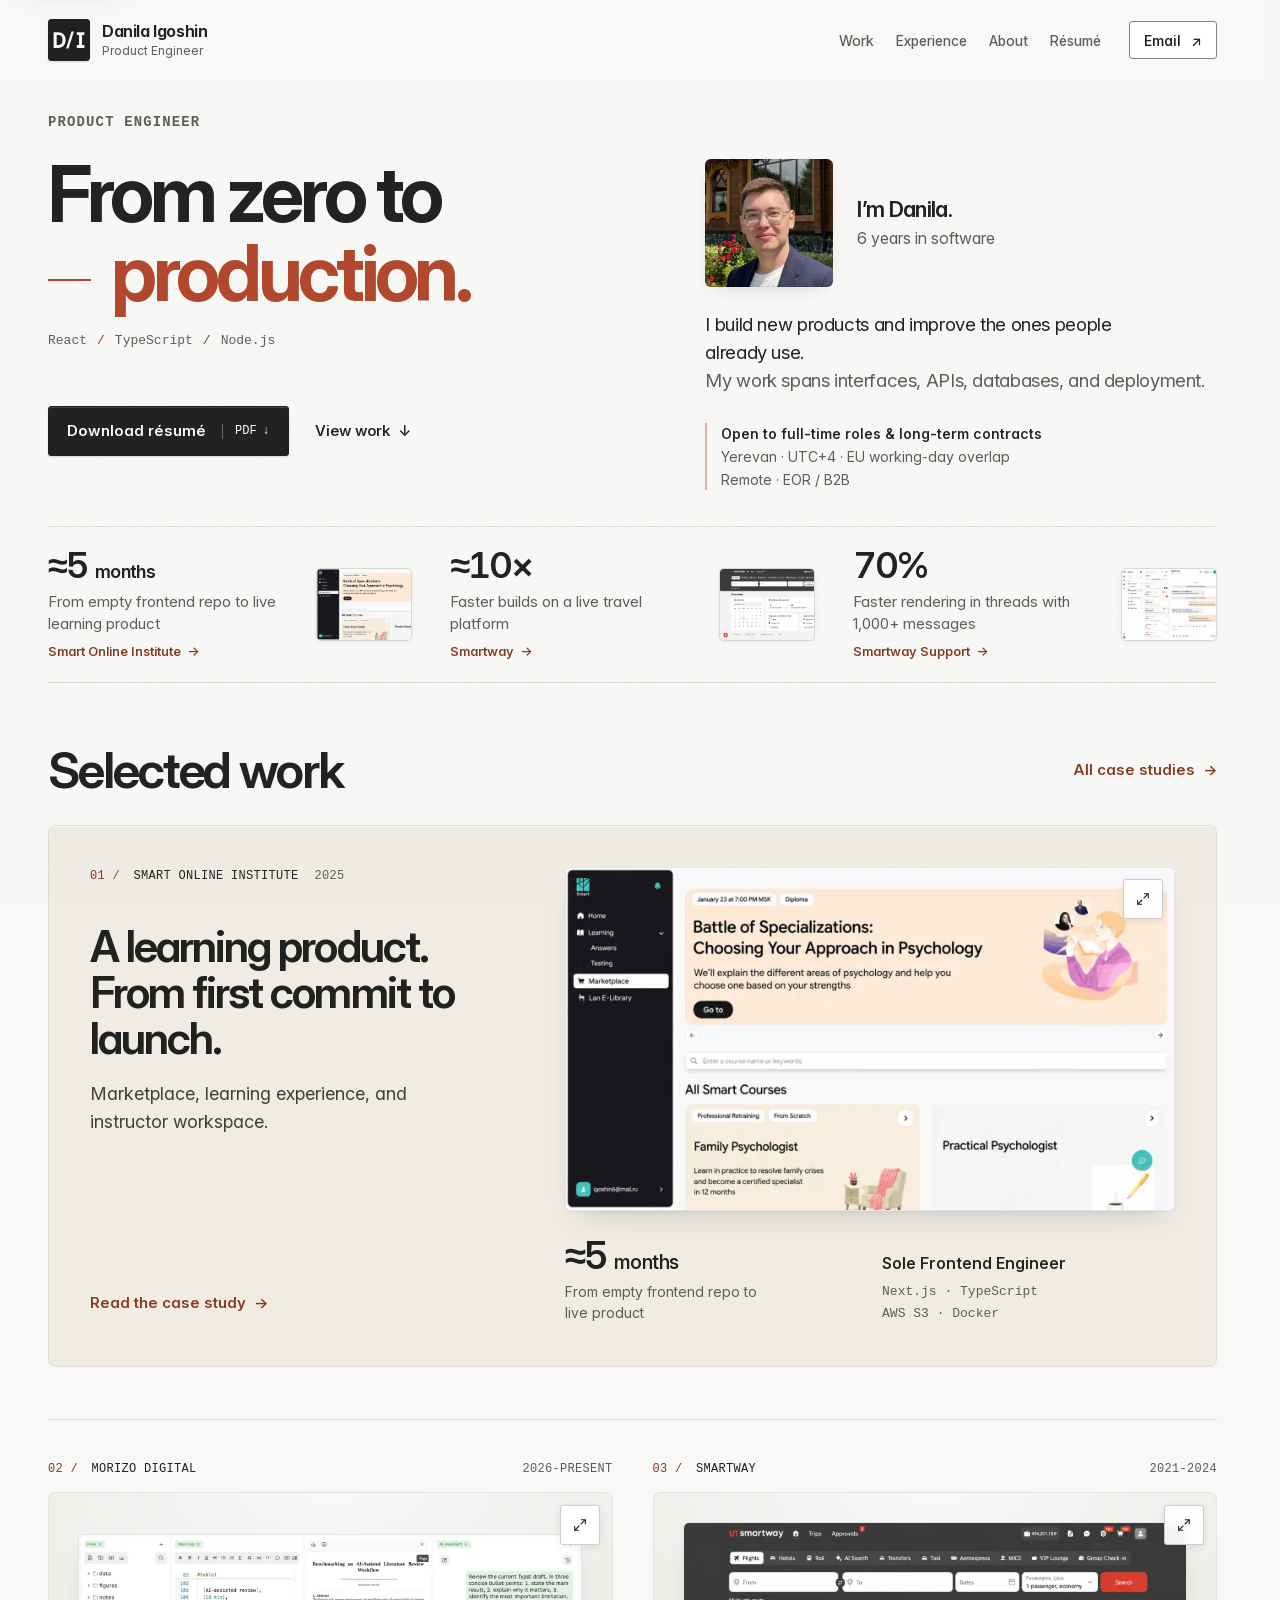
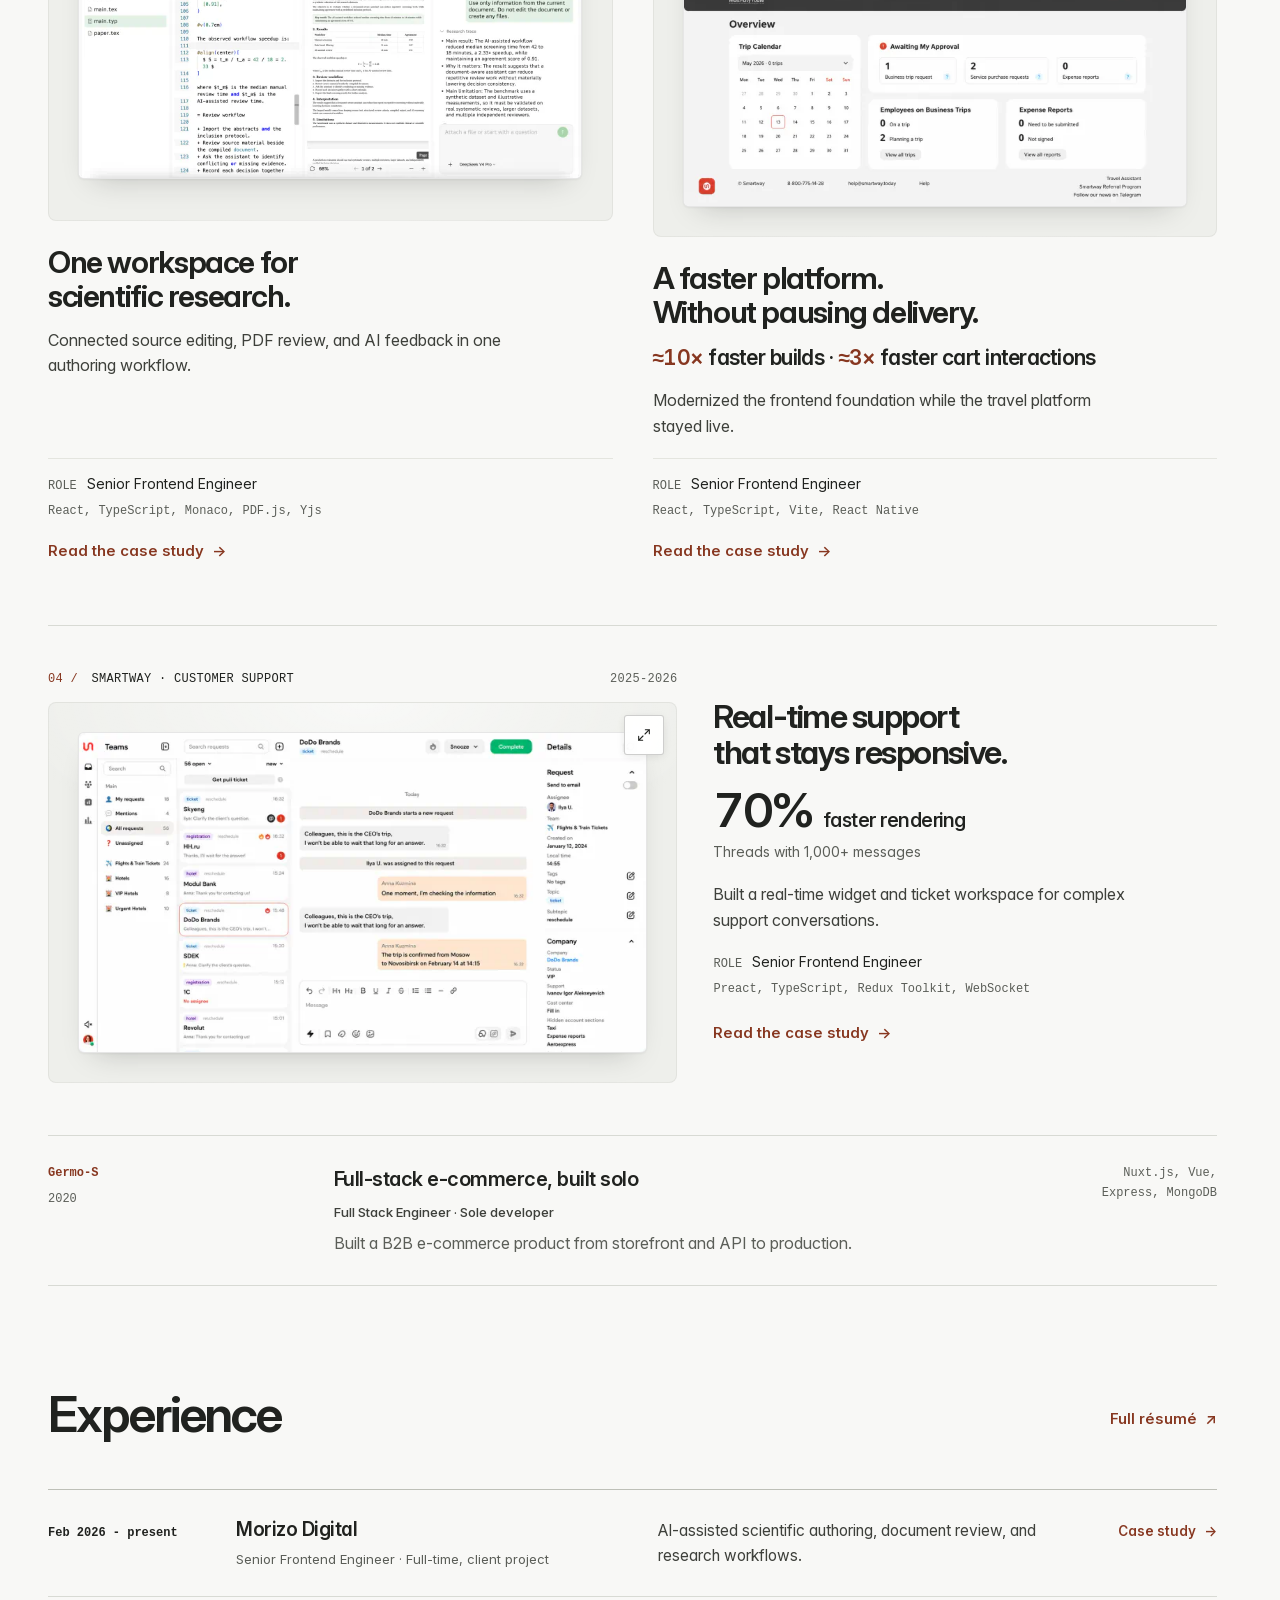
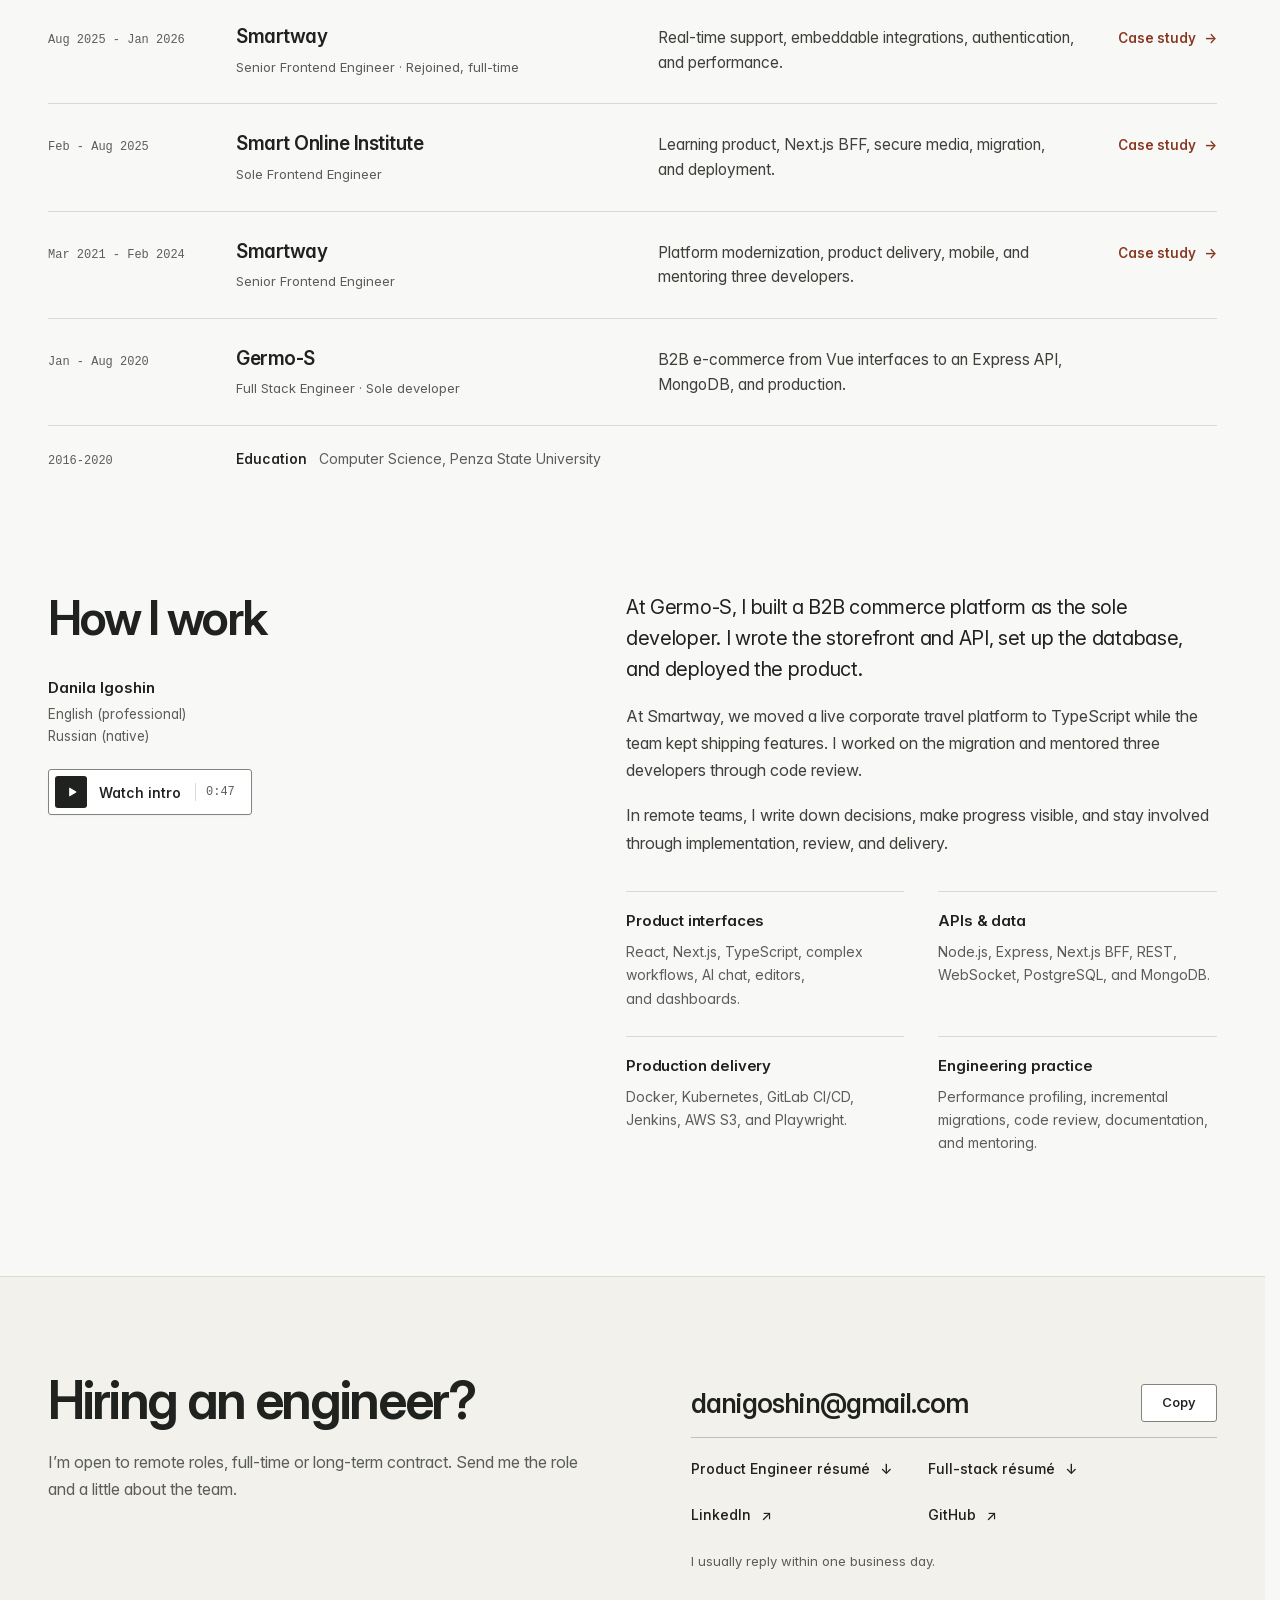
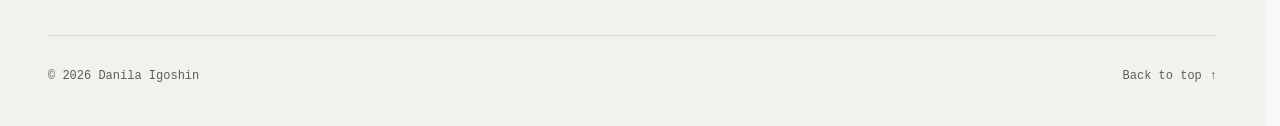
<file: index.html>
<!doctype html>
<html lang="en">
  <head>
    <meta charset="UTF-8" />
    <meta name="viewport" content="width=device-width, initial-scale=1.0" />
    <meta
      name="description"
      content="Danila Igoshin, Product Engineer. Six years building new products and improving live software across interfaces, APIs, databases, and deployment. Open to remote roles."
    />
    <meta name="theme-color" content="#f8f8f6" />

    <link rel="canonical" href="https://danilaigoshin.com/" />
    <meta property="og:site_name" content="Danila Igoshin" />
    <meta property="og:title" content="Danila Igoshin — Product Engineer" />
    <meta
      property="og:description"
      content="I build new products and improve the ones people already use. My work spans interfaces, APIs, databases, and deployment."
    />
    <meta property="og:type" content="website" />
    <meta property="og:url" content="https://danilaigoshin.com/" />
    <meta property="og:image" content="https://danilaigoshin.com/public/og-image-v2.png?v=20261126-product" />
    <meta property="og:image:type" content="image/png" />
    <meta property="og:image:width" content="2400" />
    <meta property="og:image:height" content="1260" />
    <meta property="og:image:alt" content="Danila Igoshin, Product Engineer. From zero to production across interfaces, APIs, data, and deployment. About 5 months to the first EdTech release, about 10× faster builds, and 70% faster rendering in threads with 1,000+ messages." />
    <meta name="twitter:card" content="summary_large_image" />

    <title>Danila Igoshin — Product Engineer</title>

    <link rel="icon" href="public/favicon.svg?v=20261119-di-optical" type="image/svg+xml" />
    <link rel="apple-touch-icon" href="public/apple-touch-icon.png?v=20261119-di-optical" />
    <link rel="preload" href="public/fonts/InterVariable.woff2" as="font" type="font/woff2" crossorigin />
    <link rel="stylesheet" href="/styles.css?v=20261121-ux" />
    <link rel="stylesheet" href="/home.css?v=20261126-positioning" />
    <script src="/script.js?v=20261126-gallery" defer data-enhancements></script>
    <script type="application/ld+json">
      {
        "@context": "https://schema.org",
        "@type": "Person",
        "name": "Danila Igoshin",
        "url": "https://danilaigoshin.com/",
        "image": "https://danilaigoshin.com/public/my_photo_640.jpg",
        "jobTitle": "Product Engineer",
        "email": "mailto:danigoshin@gmail.com",
        "address": {
          "@type": "PostalAddress",
          "addressLocality": "Yerevan",
          "addressCountry": "AM"
        },
        "homeLocation": {
          "@type": "Place",
          "name": "Yerevan, Armenia"
        },
        "knowsAbout": [
          "Frontend engineering",
          "React",
          "TypeScript",
          "Next.js",
          "Web performance",
          "Frontend architecture",
          "Node.js",
          "Express",
          "PostgreSQL",
          "MongoDB",
          "Docker",
          "Kubernetes",
          "Product engineering"
        ],
        "sameAs": [
          "https://www.linkedin.com/in/developer-danila",
          "https://github.com/danilaigoshin"
        ]
      }
    </script>
  </head>

  <body class="portfolio-page">
    <a class="skip-link" href="#main-content">Skip to content</a>
    <div class="scroll-progress" aria-hidden="true"><span></span></div>

    <header class="site-header" data-header>
      <div class="nav-shell">
        <a class="brand" href="#top" aria-label="D/I Danila Igoshin, Product Engineer, back to top">
          <img class="brand-mark" src="/public/favicon.svg?v=20261119-di-optical" width="42" height="42" alt="" aria-hidden="true" />
          <span class="brand-copy"><span class="brand-name">Danila Igoshin</span> <span class="brand-role">Product Engineer</span></span>
        </a>

        <a class="header-resume" href="/cv/">Résumé</a>

        <button
          class="menu-toggle"
          type="button"
          aria-expanded="false"
          aria-controls="site-navigation"
          aria-label="Open navigation"
          data-menu-toggle
        >
          <span></span><span></span>
        </button>

        <nav class="site-nav" id="site-navigation" aria-label="Primary navigation" data-nav>
          <div class="nav-panel" data-nav-panel>
            <a href="#work" data-nav-link>Work</a>
            <a href="#experience" data-nav-link>Experience</a>
            <a href="#about" data-nav-link>About</a>
            <a class="nav-resume" href="/cv/">Résumé</a>
            <a class="nav-email" href="mailto:danigoshin@gmail.com">Email <span aria-hidden="true">↗</span></a>
            <div class="mobile-nav-utilities" role="group" aria-label="Quick links">
              <button type="button" data-copy-email="danigoshin@gmail.com">
                <span data-copy-label>Copy email</span>
                <svg width="14" height="14" viewBox="0 0 16 16" fill="none" stroke="currentColor" stroke-width="1.6" stroke-linecap="round" stroke-linejoin="round" aria-hidden="true"><rect x="5" y="5" width="8.5" height="8.5" rx="1.2"></rect><path d="M11 5V3.5A1.2 1.2 0 0 0 9.8 2.3H3.5A1.2 1.2 0 0 0 2.3 3.5v6.3A1.2 1.2 0 0 0 3.5 11H5"></path></svg>
              </button>
              <a href="/Danila_Igoshin_Product_Engineer_CV.pdf" download>
                Résumé PDF <span aria-hidden="true">↓</span>
              </a>
              <a href="https://www.linkedin.com/in/developer-danila" target="_blank" rel="noopener noreferrer">
                LinkedIn <span aria-hidden="true">↗</span><span class="sr-only"> (opens in a new tab)</span>
              </a>
              <a href="https://github.com/danilaigoshin" target="_blank" rel="noopener noreferrer">
                GitHub <span aria-hidden="true">↗</span><span class="sr-only"> (opens in a new tab)</span>
              </a>
            </div>
          </div>
        </nav>

      </div>
    </header>

    <main id="main-content" tabindex="-1">
      <section class="home-hero section-shell" id="top" aria-labelledby="intro-title" data-section>
        <p class="hero-role">Product Engineer</p>

        <div class="hero-heading">
          <h1 id="intro-title"><span>From zero to</span> <span class="hero-title-last">production.</span></h1>
          <p class="hero-stack"><span class="sr-only">Core technologies: </span>React <span aria-hidden="true">/</span> TypeScript <span aria-hidden="true">/</span> Node.js</p>
        </div>

        <div class="hero-description">
          <div class="hero-identity">
            <div class="hero-portrait">
              <img src="/public/optimized/v1/my_photo-320.webp" srcset="/public/optimized/v1/my_photo-320.webp 1x, /public/optimized/v1/my_photo-640.webp 2x" width="128" height="128" alt="Portrait of Danila Igoshin" loading="eager" decoding="async" />
            </div>
            <div class="hero-identity-copy">
              <p class="hero-name">I’m Danila.</p>
              <p class="hero-identity-role">6 years in software</p>
            </div>
          </div>
          <p class="hero-lede">I build new products and improve the ones people already use.</p>
          <p class="hero-note">My work spans interfaces, APIs, databases, and deployment.</p>
          <p class="hero-engagement">
            <strong>Open to full-time roles &amp; long-term contracts</strong>
            <span>Yerevan · UTC+4 · EU working-day overlap</span>
            <span>Remote · EOR / B2B</span>
          </p>
        </div>

        <div class="hero-actions">
          <a class="button button-primary resume-download" href="/Danila_Igoshin_Product_Engineer_CV.pdf" download>
            <span>Download résumé<span class="sr-only"> (Product Engineer edition)</span></span>
            <span class="file-type">PDF <span aria-hidden="true">↓</span></span>
          </a>
          <a class="hero-work-link" href="#work">View work <span aria-hidden="true">↓</span></a>
        </div>

        <ul class="hero-proof" aria-label="Selected product results">
          <li>
            <a class="proof-link" href="/case/edtech/#shipped">
              <strong>≈5 <small>months</small></strong>
              <span class="proof-description">From empty frontend repo to live learning product</span>
              <span class="proof-project">Smart Online Institute <span aria-hidden="true">→</span><span class="sr-only">: what shipped in the first release</span></span>
              <img class="proof-preview" src="/public/optimized/v1/online-institute-720.webp" width="720" height="405" alt="" decoding="async" />
            </a>
          </li>
          <li>
            <a class="proof-link" href="/case/smartway/#outcomes">
              <strong>≈10×</strong>
              <span class="proof-description">Faster builds on a live travel platform</span>
              <span class="proof-project">Smartway <span aria-hidden="true">→</span><span class="sr-only">: build and cart performance results</span></span>
              <img class="proof-preview" src="/public/optimized/v1/smartway-720.webp" width="720" height="405" alt="" decoding="async" />
            </a>
          </li>
          <li>
            <a class="proof-link" href="/case/support/#result">
              <strong>70%</strong>
              <span class="proof-description">Faster rendering in threads with 1,000+ messages</span>
              <span class="proof-project">Smartway Support <span aria-hidden="true">→</span><span class="sr-only">: chat rendering results</span></span>
              <img class="proof-preview" src="/public/optimized/v1/chat-720.webp" width="720" height="405" alt="" decoding="async" />
            </a>
          </li>
        </ul>
      </section>

      <section class="home-work section-shell" id="work" aria-labelledby="work-title" data-section>
        <header class="section-head reveal">
          <h2 id="work-title">Selected work</h2>
          <a class="arrow-link work-index-link" href="/case/">All case studies <span aria-hidden="true">→</span></a>
        </header>
        <div class="work-list">
          <article class="project project-featured reveal" aria-labelledby="edtech-title">
            <div class="project-description">
              <p class="project-figure-meta"><span><span class="project-number">01 /</span> Smart Online Institute</span><span>2025</span></p>
              <h3 id="edtech-title"><a class="project-title-link" href="/case/edtech/">A learning product.<br />From first commit to launch.</a></h3>
              <p class="project-summary">Marketplace, learning experience, and instructor workspace.</p>
              <a class="arrow-link project-link" href="/case/edtech/">Read the case study <span aria-hidden="true">→</span><span class="sr-only"> for Smart Online Institute</span></a>
            </div>
            <figure class="project-figure">
              <a class="project-cover-link" href="/case/edtech/" aria-label="Read the Smart Online Institute case study">
                <img src="/public/optimized/v1/online-institute-1080.webp" srcset="/public/optimized/v1/online-institute-720.webp 720w, /public/optimized/v1/online-institute-1080.webp 1080w, /public/optimized/v1/online-institute-1440.webp 1440w" sizes="(max-width: 767px) calc(100vw - 80px), (max-width: 900px) calc(100vw - 120px), (max-width: 1340px) 51vw, 654px" width="1672" height="941" loading="lazy" decoding="async" alt="Smart Online Institute marketplace with course discovery, navigation, and a featured event" />
              </a>
              <a
                class="media-zoom"
                href="/public/online-institute.webp"
                data-project-zoom
                data-lightbox-caption="Smart Online Institute · course marketplace, navigation, and featured event"
                data-lightbox-href="/case/edtech/"
                data-lightbox-link-label="Read case study"
                aria-label="Enlarge the Smart Online Institute product screenshot"
              >
                <svg viewBox="0 0 24 24" fill="none" stroke="currentColor" stroke-width="1.6" stroke-linecap="round" stroke-linejoin="round" aria-hidden="true"><path d="M14 4h6v6M10 20H4v-6M20 4l-6.5 6.5M4 20l6.5-6.5" /></svg>
              </a>
              <figcaption class="sr-only">Smart Online Institute course marketplace</figcaption>
            </figure>
            <div class="project-details">
              <div class="project-outcome">
                <strong>≈5 <small>months</small></strong>
                <p>From empty frontend repo to live product</p>
              </div>
              <div class="project-scope">
                <p class="project-scope-role">Sole Frontend Engineer</p>
                <p class="project-stack"><span>Next.js · TypeScript</span><span>AWS S3 · Docker</span></p>
              </div>
            </div>
          </article>
          <div class="project-pair">
            <article class="project project-card reveal" aria-labelledby="research-title">
              <figure class="project-figure">
                <figcaption class="project-figure-meta"><span><span class="project-number">02 /</span> Morizo Digital</span><span>2026-present</span></figcaption>
                <div class="project-image">
                  <a class="project-cover-link" href="/case/research/" aria-label="Read the Morizo Digital case study">
                    <img src="/public/optimized/v1/ai4s-1080.webp" srcset="/public/optimized/v1/ai4s-720.webp 720w, /public/optimized/v1/ai4s-1080.webp 1080w, /public/optimized/v1/ai4s-1440.webp 1440w" sizes="(max-width: 767px) calc(100vw - 76px), (max-width: 1340px) 42vw, 552px" width="3024" height="1472" loading="lazy" decoding="async" alt="Research workspace connecting source editing, compiled document preview, and an AI assistant" />
                  </a>
                  <a
                    class="media-zoom"
                    href="/public/ai4s.webp"
                    data-project-zoom
                    data-lightbox-caption="Morizo Digital · scientific research workspace connecting source editing, PDF preview, and AI feedback"
                    data-lightbox-href="/case/research/"
                    data-lightbox-link-label="Read case study"
                    aria-label="Enlarge the AI research workspace screenshot"
                  >
                    <svg viewBox="0 0 24 24" fill="none" stroke="currentColor" stroke-width="1.6" stroke-linecap="round" stroke-linejoin="round" aria-hidden="true"><path d="M14 4h6v6M10 20H4v-6M20 4l-6.5 6.5M4 20l6.5-6.5" /></svg>
                  </a>
                </div>
              </figure>
              <div class="project-body">
                <h3 id="research-title"><a class="project-title-link" href="/case/research/">One workspace for scientific research.</a></h3>
                <p class="project-summary">Connected source editing, PDF review, and AI feedback in one authoring workflow.</p>
                <dl class="project-facts">
                  <div><dt>Role</dt><dd>Senior Frontend Engineer</dd></div>
                </dl>
                <p class="project-stack">React, TypeScript, Monaco, PDF.js, Yjs</p>
                <a class="arrow-link project-link" href="/case/research/">Read the case study <span aria-hidden="true">→</span><span class="sr-only"> for Morizo Digital</span></a>
              </div>
            </article>
            <article class="project project-card reveal" aria-labelledby="travel-title">
              <figure class="project-figure">
                <figcaption class="project-figure-meta"><span><span class="project-number">03 /</span> Smartway</span><span>2021-2024</span></figcaption>
                <div class="project-image">
                  <a class="project-cover-link" href="/case/smartway/" aria-label="Read the Smartway travel platform case study">
                    <img src="/public/optimized/v1/smartway-1080.webp" srcset="/public/optimized/v1/smartway-720.webp 720w, /public/optimized/v1/smartway-1080.webp 1080w, /public/optimized/v1/smartway-1440.webp 1440w" sizes="(max-width: 767px) calc(100vw - 76px), (max-width: 1340px) 42vw, 552px" width="1672" height="941" loading="lazy" decoding="async" alt="Smartway corporate travel platform with booking, approvals, and trip management" />
                  </a>
                  <a
                    class="media-zoom"
                    href="/public/smartway.webp"
                    data-project-zoom
                    data-lightbox-caption="Smartway · corporate travel platform with booking, approvals, and trip management"
                    data-lightbox-href="/case/smartway/"
                    data-lightbox-link-label="Read case study"
                    aria-label="Enlarge the Smartway corporate travel screenshot"
                  >
                    <svg viewBox="0 0 24 24" fill="none" stroke="currentColor" stroke-width="1.6" stroke-linecap="round" stroke-linejoin="round" aria-hidden="true"><path d="M14 4h6v6M10 20H4v-6M20 4l-6.5 6.5M4 20l6.5-6.5" /></svg>
                  </a>
                </div>
              </figure>
              <div class="project-body">
                <h3 id="travel-title"><a class="project-title-link" href="/case/smartway/">A faster platform.<br />Without pausing delivery.</a></h3>
                <p class="project-results"><span class="result-accent">≈10×</span> faster builds · <span class="result-accent">≈3×</span> faster cart interactions</p>
                <p class="project-summary">Modernized the frontend foundation while the travel platform stayed live.</p>
                <dl class="project-facts">
                  <div><dt>Role</dt><dd>Senior Frontend Engineer</dd></div>
                </dl>
                <p class="project-stack">React, TypeScript, Vite, React Native</p>
                <a class="arrow-link project-link" href="/case/smartway/">Read the case study <span aria-hidden="true">→</span><span class="sr-only"> for the Smartway travel platform</span></a>
              </div>
            </article>
          </div>
          <article class="project project-wide reveal" aria-labelledby="support-title">
            <figure class="project-figure">
              <figcaption class="project-figure-meta"><span><span class="project-number">04 /</span> Smartway · Customer support</span><span>2025-2026</span></figcaption>
              <div class="project-image">
                <a class="project-cover-link" href="/case/support/" aria-label="Read the Smartway Support case study">
                  <img src="/public/optimized/v1/chat-1080.webp" srcset="/public/optimized/v1/chat-720.webp 720w, /public/optimized/v1/chat-1080.webp 1080w, /public/optimized/v1/chat-1440.webp 1440w" sizes="(max-width: 900px) calc(100vw - 76px), (max-width: 1340px) 48vw, 618px" width="1672" height="941" loading="lazy" decoding="async" alt="Support workspace showing a ticket queue, conversation, and request details" />
                </a>
                <a
                  class="media-zoom"
                  href="/public/chat.webp"
                  data-project-zoom
                  data-lightbox-caption="Smartway Support · real-time support workspace with ticket queue, conversation thread, and request details"
                  data-lightbox-href="/case/support/"
                  data-lightbox-link-label="Read case study"
                  aria-label="Enlarge the support workspace screenshot"
                >
                  <svg viewBox="0 0 24 24" fill="none" stroke="currentColor" stroke-width="1.6" stroke-linecap="round" stroke-linejoin="round" aria-hidden="true"><path d="M14 4h6v6M10 20H4v-6M20 4l-6.5 6.5M4 20l6.5-6.5" /></svg>
                </a>
              </div>
            </figure>
            <div class="project-body">
              <div class="project-description">
                <h3 id="support-title"><a class="project-title-link" href="/case/support/">Real-time support that stays responsive.</a></h3>
                <div class="project-outcome support-outcome">
                  <strong>70% <small>faster rendering</small></strong>
                  <p>Threads with 1,000+ messages</p>
                </div>
                <p class="project-summary">Built a real-time widget and ticket workspace for complex support conversations.</p>
              </div>
              <dl class="project-facts">
                <div><dt>Role</dt><dd>Senior Frontend Engineer</dd></div>
              </dl>
              <p class="project-stack">Preact, TypeScript, Redux Toolkit, WebSocket</p>
              <a class="arrow-link project-link" href="/case/support/">Read the case study <span aria-hidden="true">→</span><span class="sr-only"> for Smartway Support</span></a>
            </div>
          </article>
          <article class="project-compact reveal" aria-labelledby="commerce-title">
            <p class="meta-line"><span>Germo-S</span><span>2020</span></p>
            <div>
              <h3 id="commerce-title">Full-stack e-commerce, built solo</h3>
              <p class="project-compact-role">Full Stack Engineer · Sole developer</p>
              <p>Built a B2B e-commerce product from storefront and API to production.</p>
            </div>
            <p class="project-compact-stack">Nuxt.js, Vue, Express, MongoDB</p>
          </article>
        </div>
      </section>

      <section class="home-experience" id="experience" aria-labelledby="experience-title" data-section>
        <div class="section-shell">
          <header class="section-head reveal">
            <h2 id="experience-title">Experience</h2>
            <a class="text-link" href="/cv/">Full résumé <span aria-hidden="true">↗</span></a>
          </header>
          <ol class="timeline">
            <li class="reveal"><p class="timeline-date">Feb 2026 - present</p><div class="timeline-role"><h3>Morizo Digital</h3><p>Senior Frontend Engineer · Full-time, client project</p></div><p class="timeline-scope">AI-assisted scientific authoring, document review, and research workflows.</p><a class="arrow-link timeline-link" href="/case/research/">Case study <span aria-hidden="true">→</span><span class="sr-only">: Morizo Digital</span></a></li>
            <li class="reveal"><p class="timeline-date">Aug 2025 - Jan 2026</p><div class="timeline-role"><h3>Smartway</h3><p>Senior Frontend Engineer · Rejoined, full-time</p></div><p class="timeline-scope">Real-time support, embeddable integrations, authentication, and performance.</p><a class="arrow-link timeline-link" href="/case/support/">Case study <span aria-hidden="true">→</span><span class="sr-only">: Smartway support</span></a></li>
            <li class="reveal"><p class="timeline-date">Feb - Aug 2025</p><div class="timeline-role"><h3>Smart Online Institute</h3><p>Sole Frontend Engineer</p></div><p class="timeline-scope">Learning product, Next.js BFF, secure media, migration, and deployment.</p><a class="arrow-link timeline-link" href="/case/edtech/">Case study <span aria-hidden="true">→</span><span class="sr-only">: Smart Online Institute</span></a></li>
            <li class="reveal"><p class="timeline-date">Mar 2021 - Feb 2024</p><div class="timeline-role"><h3>Smartway</h3><p>Senior Frontend Engineer</p></div><p class="timeline-scope">Platform modernization, product delivery, mobile, and mentoring three developers.</p><a class="arrow-link timeline-link" href="/case/smartway/">Case study <span aria-hidden="true">→</span><span class="sr-only">: Smartway platform</span></a></li>
            <li class="reveal"><p class="timeline-date">Jan - Aug 2020</p><div class="timeline-role"><h3>Germo-S</h3><p>Full Stack Engineer · Sole developer</p></div><p class="timeline-scope">B2B e-commerce from Vue interfaces to an Express API, MongoDB, and production.</p></li>
          </ol>
          <p class="timeline-education reveal"><span>2016-2020</span><span><strong>Education</strong> Computer Science, Penza State University</span></p>
        </div>
      </section>

      <section class="home-about section-shell" id="about" aria-labelledby="about-title" data-section>
        <div class="about-head reveal">
          <h2 id="about-title">How I work</h2>
          <div class="about-profile">
            <p><strong>Danila Igoshin</strong><span>English (professional)</span><span>Russian (native)</span></p>
          </div>
          <a class="intro-link" href="/public/video/intro-1080.mp4?v=20261126-mentoring" data-intro-open>
            <span class="play-chip" aria-hidden="true">
              <svg viewBox="0 0 16 16" fill="currentColor" focusable="false"><path d="M4.2 2.8a.6.6 0 0 1 .9-.52l8.4 5.2a.6.6 0 0 1 0 1.04l-8.4 5.2a.6.6 0 0 1-.9-.52V2.8Z" /></svg>
            </span>
            <span>Watch intro</span>
            <span class="intro-duration">0:47</span>
          </a>
        </div>
        <div class="about-body">
          <div class="about-text reveal">
            <p>At Germo-S, I built a B2B commerce platform as the sole developer. I wrote the storefront and API, set up the database, and deployed the product.</p>
            <p>At Smartway, we moved a live corporate travel platform to TypeScript while the team kept shipping features. I worked on the migration and mentored three developers through code review.</p>
            <p>In remote teams, I write down decisions, make progress visible, and stay involved through implementation, review, and delivery.</p>
          </div>
          <dl class="capability-list reveal" aria-label="What I work with">
            <div><dt>Product interfaces</dt><dd>React, Next.js, TypeScript, complex workflows, AI chat, editors, and dashboards.</dd></div>
            <div><dt>APIs &amp; data</dt><dd>Node.js, Express, Next.js BFF, REST, WebSocket, PostgreSQL, and MongoDB.</dd></div>
            <div><dt>Production delivery</dt><dd>Docker, Kubernetes, GitLab CI/CD, Jenkins, AWS S3, and Playwright.</dd></div>
            <div><dt>Engineering practice</dt><dd>Performance profiling, incremental migrations, code review, documentation, and mentoring.</dd></div>
          </dl>
        </div>
      </section>
    </main>

    <div class="page-finale">
      <section class="site-contact section-shell reveal" id="contact" aria-labelledby="contact-title" data-section>
        <div class="contact-intro">
          <h2 id="contact-title">Hiring an engineer?</h2>
          <p>I’m open to remote roles, full-time or long-term contract. Send me the role and a little about the team.</p>
        </div>
        <div class="contact-action">
          <div class="contact-email-row"><a href="mailto:danigoshin@gmail.com">danigoshin@gmail.com</a><button type="button" data-copy-email aria-label="Copy email address" aria-controls="copy-status">Copy</button></div>
          <nav class="contact-links" aria-label="Contact and résumé links">
            <a href="/Danila_Igoshin_Product_Engineer_CV.pdf" download><span class="contact-link-label">Product Engineer résumé<span class="sr-only"> (PDF)</span></span><span aria-hidden="true">↓</span></a>
            <a href="/Danila_Igoshin_Full_Stack_Engineer_CV.pdf" download><span class="contact-link-label">Full-stack résumé<span class="sr-only"> (PDF)</span></span><span aria-hidden="true">↓</span></a>
            <a href="https://www.linkedin.com/in/developer-danila" target="_blank" rel="noopener noreferrer"><span class="contact-link-label">LinkedIn</span><span aria-hidden="true">↗</span><span class="sr-only"> (opens in a new tab)</span></a>
            <a href="https://github.com/danilaigoshin" target="_blank" rel="noopener noreferrer"><span class="contact-link-label">GitHub</span><span aria-hidden="true">↗</span><span class="sr-only"> (opens in a new tab)</span></a>
          </nav>
          <p class="contact-response">I usually reply within one business day.</p>
        </div>
      </section>
      <footer class="footer section-shell"><p>© <span data-year>2026</span> Danila Igoshin</p><a href="#top">Back to top <span aria-hidden="true">↑</span></a></footer>
    </div>

    <div
      class="copy-toast"
      id="copy-status"
      role="status"
      aria-live="polite"
      aria-atomic="true"
      data-copy-toast
    ></div>

    <dialog
      class="project-lightbox"
      aria-label="Project image viewer"
      aria-describedby="project-lightbox-caption"
      data-project-lightbox
    >
      <div class="project-lightbox-shell">
        <button
          class="project-lightbox-close"
          type="button"
          aria-label="Close full-size image"
          data-project-lightbox-close
        >
          <span>Close</span><span aria-hidden="true">×</span>
        </button>
        <figure>
          <img alt="" data-project-lightbox-image />
          <figcaption id="project-lightbox-caption" data-project-lightbox-caption></figcaption>
        </figure>
      </div>
    </dialog>

    <dialog class="project-lightbox intro-lightbox" aria-label="Intro video" data-intro-lightbox>
      <div class="project-lightbox-shell">
        <button class="project-lightbox-close" type="button" aria-label="Close the intro video" data-intro-close>
          <span>Close</span><span aria-hidden="true">×</span>
        </button>
        <video controls playsinline preload="none" width="1920" height="1080" poster="/public/video/intro-poster.jpg" data-intro-video>
          <source src="/public/video/intro-1440.mp4?v=20261126-mentoring" type="video/mp4" media="(min-width: 761px)" />
          <source src="/public/video/intro-1080.mp4?v=20261126-mentoring" type="video/mp4" />
          <track kind="captions" src="/public/video/intro.vtt" srclang="en" label="English" />
        </video>
      </div>
    </dialog>
  </body>
</html>
</file>
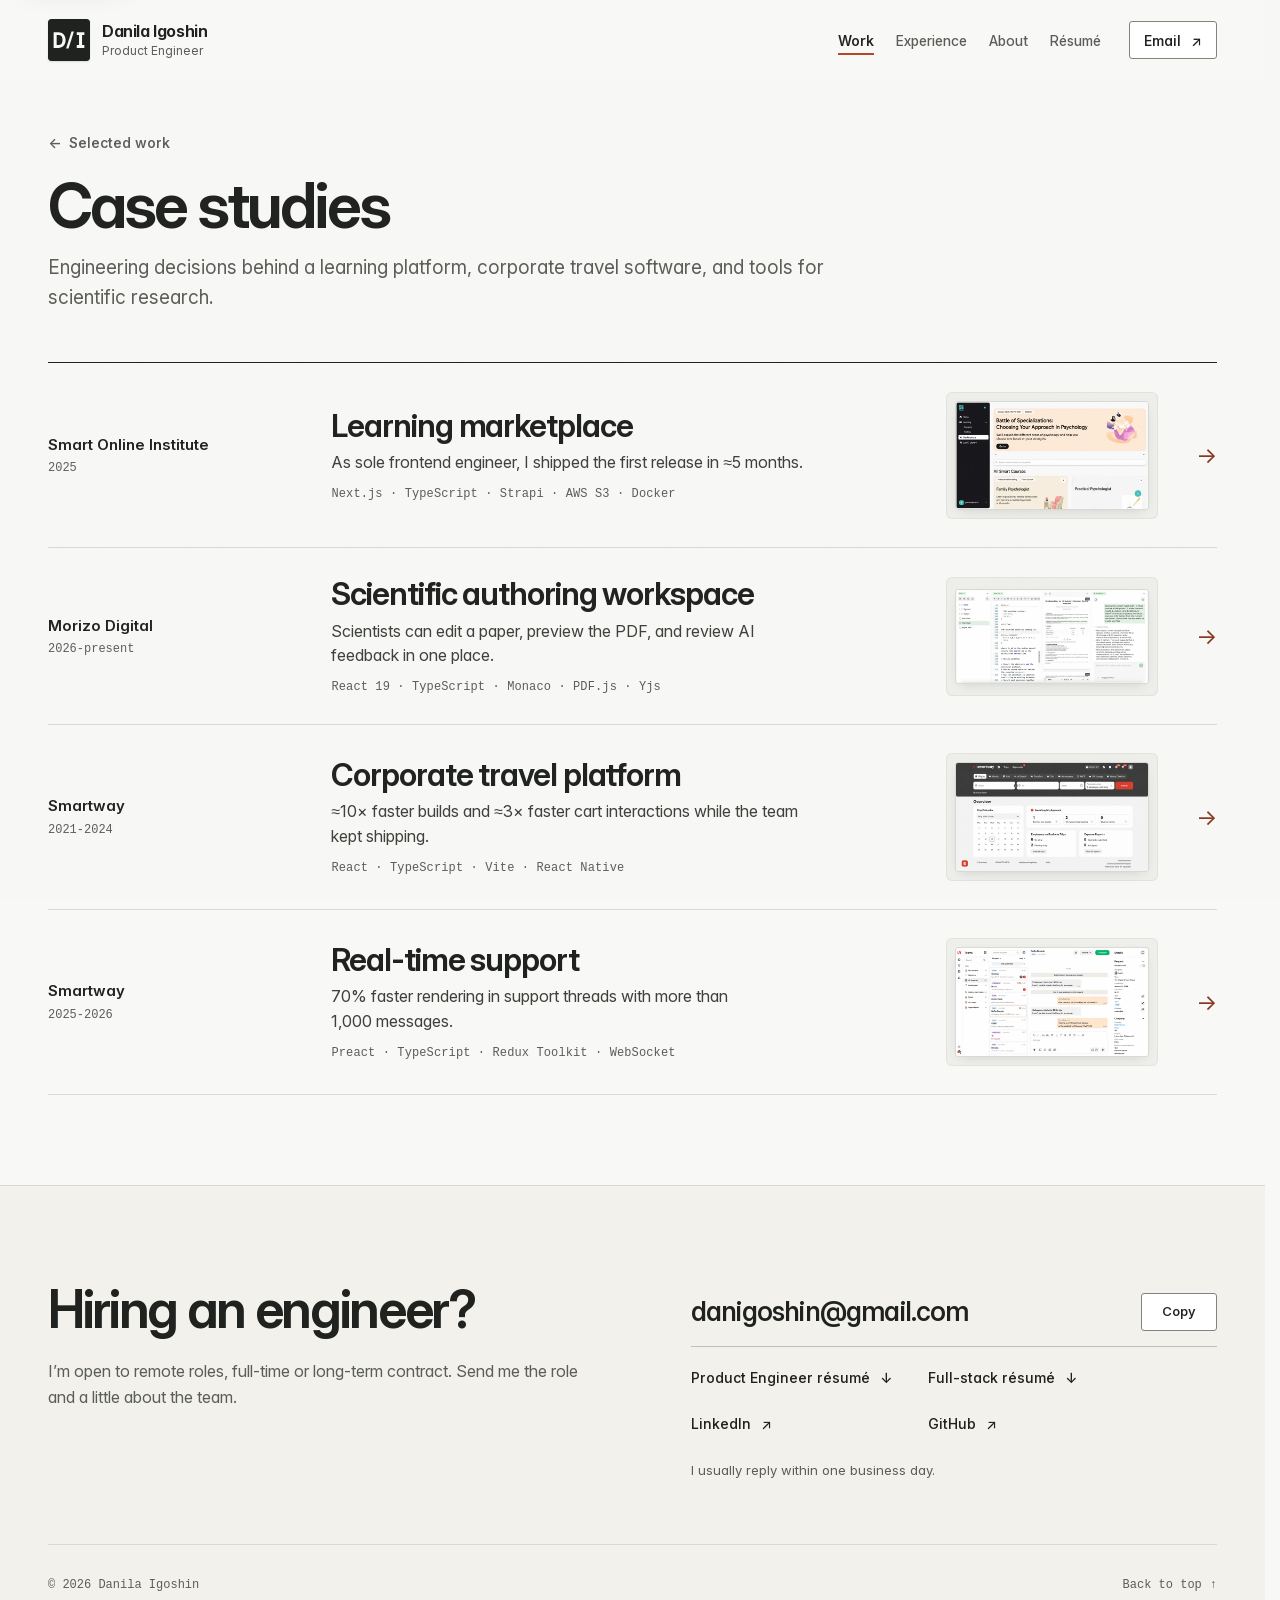
<file: case/index.html>
<!doctype html>
<html lang="en">
  <head>
    <meta charset="UTF-8" />
    <meta name="viewport" content="width=device-width, initial-scale=1.0" />
    <meta
      name="description"
      content="Selected product engineering case studies by Danila Igoshin: product modernization, performance, migrations, and zero-to-one delivery."
    />
    <meta name="theme-color" content="#f8f8f6" />
    <link rel="canonical" href="https://danilaigoshin.com/case/" />
    <meta property="og:site_name" content="Danila Igoshin" />
    <meta property="og:title" content="Product engineering case studies — Danila Igoshin" />
    <meta property="og:description" content="Detailed product work: constraints, ownership, engineering decisions, and outcomes." />
    <meta property="og:type" content="website" />
    <meta property="og:url" content="https://danilaigoshin.com/case/" />
    <meta property="og:image" content="https://danilaigoshin.com/public/og-image-v2.png?v=20261126-product" />
    <meta property="og:image:type" content="image/png" />
    <meta property="og:image:width" content="2400" />
    <meta property="og:image:height" content="1260" />
    <meta property="og:image:alt" content="Danila Igoshin, Product Engineer. From zero to production across interfaces, APIs, data, and deployment. About 5 months to the first EdTech release, about 10× faster builds, and 70% faster rendering in threads with 1,000+ messages." />
    <meta name="twitter:card" content="summary_large_image" />
    <title>Case studies — Danila Igoshin · Product Engineer</title>
    <link rel="icon" href="/public/favicon.svg?v=20261119-di-optical" type="image/svg+xml" />
    <link rel="apple-touch-icon" href="/public/apple-touch-icon.png?v=20261119-di-optical" />
    <link rel="preload" href="/public/fonts/InterVariable.woff2" as="font" type="font/woff2" crossorigin />
    <link rel="stylesheet" href="/styles.css?v=20261121-ux" />
    <link rel="stylesheet" href="/case/styles.css?v=20261121-ux" />
    <script src="/script.js?v=20261126-gallery" defer></script>
  </head>
  <body class="case-page">
    <a class="skip-link" href="#main-content">Skip to content</a>
    <div class="scroll-progress" aria-hidden="true"><span></span></div>

    <header class="site-header" data-header>
      <div class="nav-shell">
        <a class="brand" href="/" aria-label="D/I Danila Igoshin, Product Engineer, home">
          <img class="brand-mark" src="/public/favicon.svg?v=20261119-di-optical" width="42" height="42" alt="" aria-hidden="true" />
          <span class="brand-copy"><span class="brand-name">Danila Igoshin</span> <span class="brand-role">Product Engineer</span></span>
        </a>

        <a class="header-resume" href="/cv/">Résumé</a>

        <button
          class="menu-toggle"
          type="button"
          aria-expanded="false"
          aria-controls="site-navigation"
          aria-label="Open navigation"
          data-menu-toggle
        >
          <span></span><span></span>
        </button>

        <nav class="site-nav" id="site-navigation" aria-label="Primary navigation" data-nav>
          <div class="nav-panel" data-nav-panel>
            <a class="is-active" href="/#work" data-nav-link>Work</a>
            <a href="/#experience" data-nav-link>Experience</a>
            <a href="/#about" data-nav-link>About</a>
            <a class="nav-resume" href="/cv/">Résumé</a>
            <a class="nav-email" href="mailto:danigoshin@gmail.com">Email <span aria-hidden="true">↗</span></a>
            <div class="mobile-nav-utilities" role="group" aria-label="Quick links">
              <button type="button" data-copy-email="danigoshin@gmail.com"><span data-copy-label>Copy email</span><svg width="14" height="14" viewBox="0 0 16 16" fill="none" stroke="currentColor" stroke-width="1.6" stroke-linecap="round" stroke-linejoin="round" aria-hidden="true"><rect x="5" y="5" width="8.5" height="8.5" rx="1.2"></rect><path d="M11 5V3.5A1.2 1.2 0 0 0 9.8 2.3H3.5A1.2 1.2 0 0 0 2.3 3.5v6.3A1.2 1.2 0 0 0 3.5 11H5"></path></svg></button>
              <a href="/Danila_Igoshin_Product_Engineer_CV.pdf" download>Résumé PDF <span aria-hidden="true">↓</span></a>
              <a href="https://www.linkedin.com/in/developer-danila" target="_blank" rel="noopener noreferrer">
                LinkedIn <span aria-hidden="true">↗</span><span class="sr-only"> (opens in a new tab)</span>
              </a>
              <a href="https://github.com/danilaigoshin" target="_blank" rel="noopener noreferrer">
                GitHub <span aria-hidden="true">↗</span><span class="sr-only"> (opens in a new tab)</span>
              </a>
            </div>
          </div>
        </nav>

      </div>
    </header>

    <main class="case-main" id="main-content" tabindex="-1">
      <header class="case-index-hero section-shell" id="top">
        <a class="case-back" href="/#work"><span aria-hidden="true">←</span> Selected work</a>
        <h1>Case studies</h1>
        <p class="case-deck">Engineering decisions behind a learning platform, corporate travel software, and tools for scientific research.</p>
      </header>

      <ul class="case-directory section-shell" aria-label="Case studies">
        <li>
          <a class="case-entry" href="/case/edtech/">
            <span class="case-entry-client"><span id="edtech-name">Smart Online Institute</span><span class="case-entry-date">2025</span></span>
            <div class="case-entry-copy">
              <h2 id="edtech-project">Learning marketplace</h2>
              <p>As sole frontend engineer, I shipped the first release in ≈5 months.</p>
              <p class="case-entry-stack">Next.js · TypeScript · Strapi · AWS S3 · Docker</p>
            </div>
            <div class="case-entry-preview"><img src="/public/optimized/v1/online-institute-720.webp" alt="" width="1672" height="941" decoding="async" /></div>
            <span class="case-entry-arrow" aria-hidden="true">→</span>
          </a>
        </li>
        <li>
          <a class="case-entry" href="/case/research/">
            <span class="case-entry-client"><span id="research-name">Morizo Digital</span><span class="case-entry-date">2026-present</span></span>
            <div class="case-entry-copy">
              <h2 id="research-project">Scientific authoring workspace</h2>
              <p>Scientists can edit a paper, preview the PDF, and review AI feedback in one place.</p>
              <p class="case-entry-stack">React 19 · TypeScript · Monaco · PDF.js · Yjs</p>
            </div>
            <div class="case-entry-preview"><img src="/public/optimized/v1/ai4s-720.webp" alt="" width="3024" height="1472" decoding="async" /></div>
            <span class="case-entry-arrow" aria-hidden="true">→</span>
          </a>
        </li>
        <li>
          <a class="case-entry" href="/case/smartway/">
            <span class="case-entry-client"><span id="smartway-name">Smartway</span><span class="case-entry-date">2021-2024</span></span>
            <div class="case-entry-copy">
              <h2 id="smartway-project">Corporate travel platform</h2>
              <p>≈10× faster builds and ≈3× faster cart interactions while the team kept shipping.</p>
              <p class="case-entry-stack">React · TypeScript · Vite · React Native</p>
            </div>
            <div class="case-entry-preview"><img src="/public/optimized/v1/smartway-720.webp" alt="" width="1672" height="941" decoding="async" /></div>
            <span class="case-entry-arrow" aria-hidden="true">→</span>
          </a>
        </li>
        <li>
          <a class="case-entry" href="/case/support/">
            <span class="case-entry-client"><span id="support-name">Smartway</span><span class="case-entry-date">2025-2026</span></span>
            <div class="case-entry-copy">
              <h2 id="support-project">Real-time support</h2>
              <p>70% faster rendering in support threads with more than 1,000 messages.</p>
              <p class="case-entry-stack">Preact · TypeScript · Redux Toolkit · WebSocket</p>
            </div>
            <div class="case-entry-preview"><img src="/public/optimized/v1/chat-720.webp" alt="" width="1672" height="941" decoding="async" /></div>
            <span class="case-entry-arrow" aria-hidden="true">→</span>
          </a>
        </li>
      </ul>
    </main>

    <div class="page-finale">
      <section class="site-contact section-shell" id="contact" aria-labelledby="contact-title">
        <div class="contact-intro">
          <h2 id="contact-title">Hiring an engineer?</h2>
          <p>I’m open to remote roles, full-time or long-term contract. Send me the role and a little about the team.</p>
        </div>
        <div class="contact-action">
          <div class="contact-email-row"><a href="mailto:danigoshin@gmail.com">danigoshin@gmail.com</a><button type="button" data-copy-email aria-label="Copy email address" aria-controls="copy-status">Copy</button></div>
          <nav class="contact-links" aria-label="Contact and résumé links">
            <a href="/Danila_Igoshin_Product_Engineer_CV.pdf" download><span class="contact-link-label">Product Engineer résumé<span class="sr-only"> (PDF)</span></span><span aria-hidden="true">↓</span></a>
            <a href="/Danila_Igoshin_Full_Stack_Engineer_CV.pdf" download><span class="contact-link-label">Full-stack résumé<span class="sr-only"> (PDF)</span></span><span aria-hidden="true">↓</span></a>
            <a href="https://www.linkedin.com/in/developer-danila" target="_blank" rel="noopener noreferrer"><span class="contact-link-label">LinkedIn</span><span aria-hidden="true">↗</span><span class="sr-only"> (opens in a new tab)</span></a>
            <a href="https://github.com/danilaigoshin" target="_blank" rel="noopener noreferrer"><span class="contact-link-label">GitHub</span><span aria-hidden="true">↗</span><span class="sr-only"> (opens in a new tab)</span></a>
          </nav>
          <p class="contact-response">I usually reply within one business day.</p>
        </div>
      </section>
      <footer class="footer section-shell"><p>© <span data-year>2026</span> Danila Igoshin</p><a href="#top">Back to top <span aria-hidden="true">↑</span></a></footer>
    </div>

    <div
      class="copy-toast"
      id="copy-status"
      role="status"
      aria-live="polite"
      aria-atomic="true"
      data-copy-toast
    ></div>
  </body>
</html>
</file>
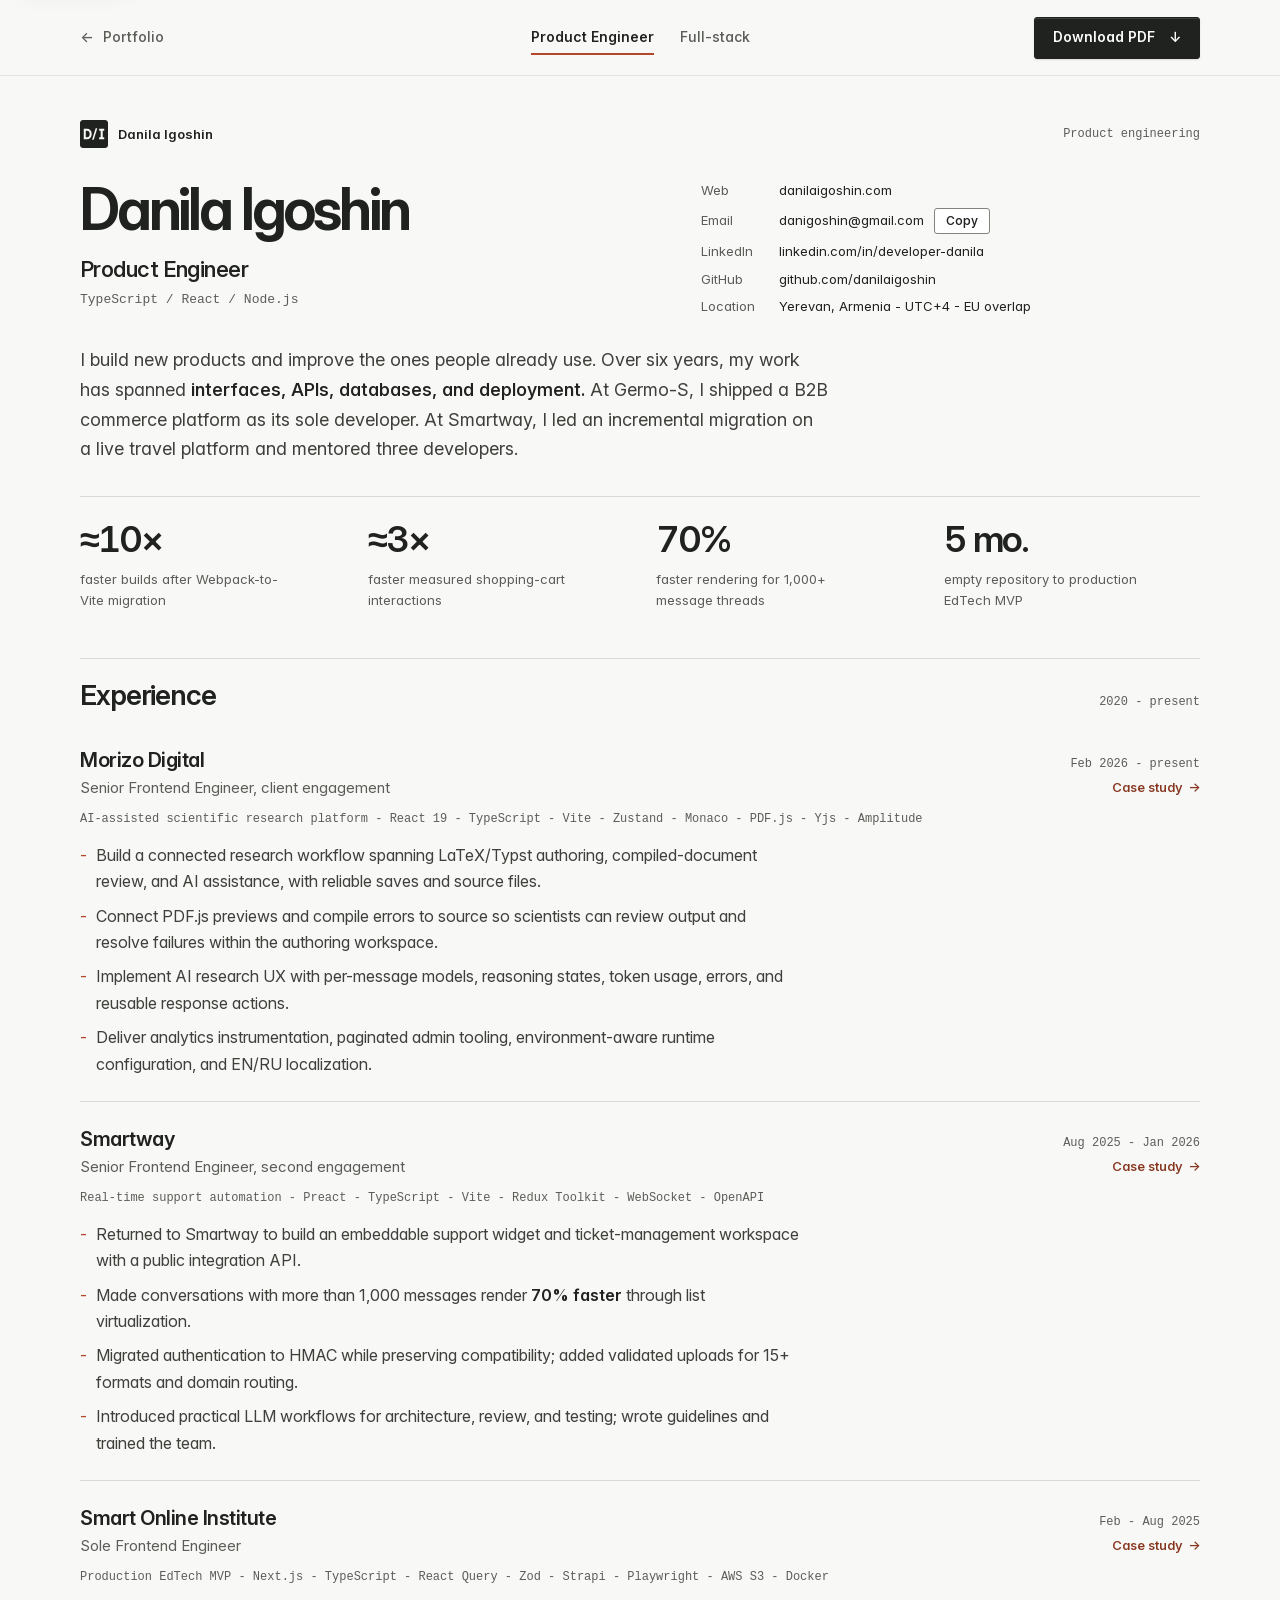
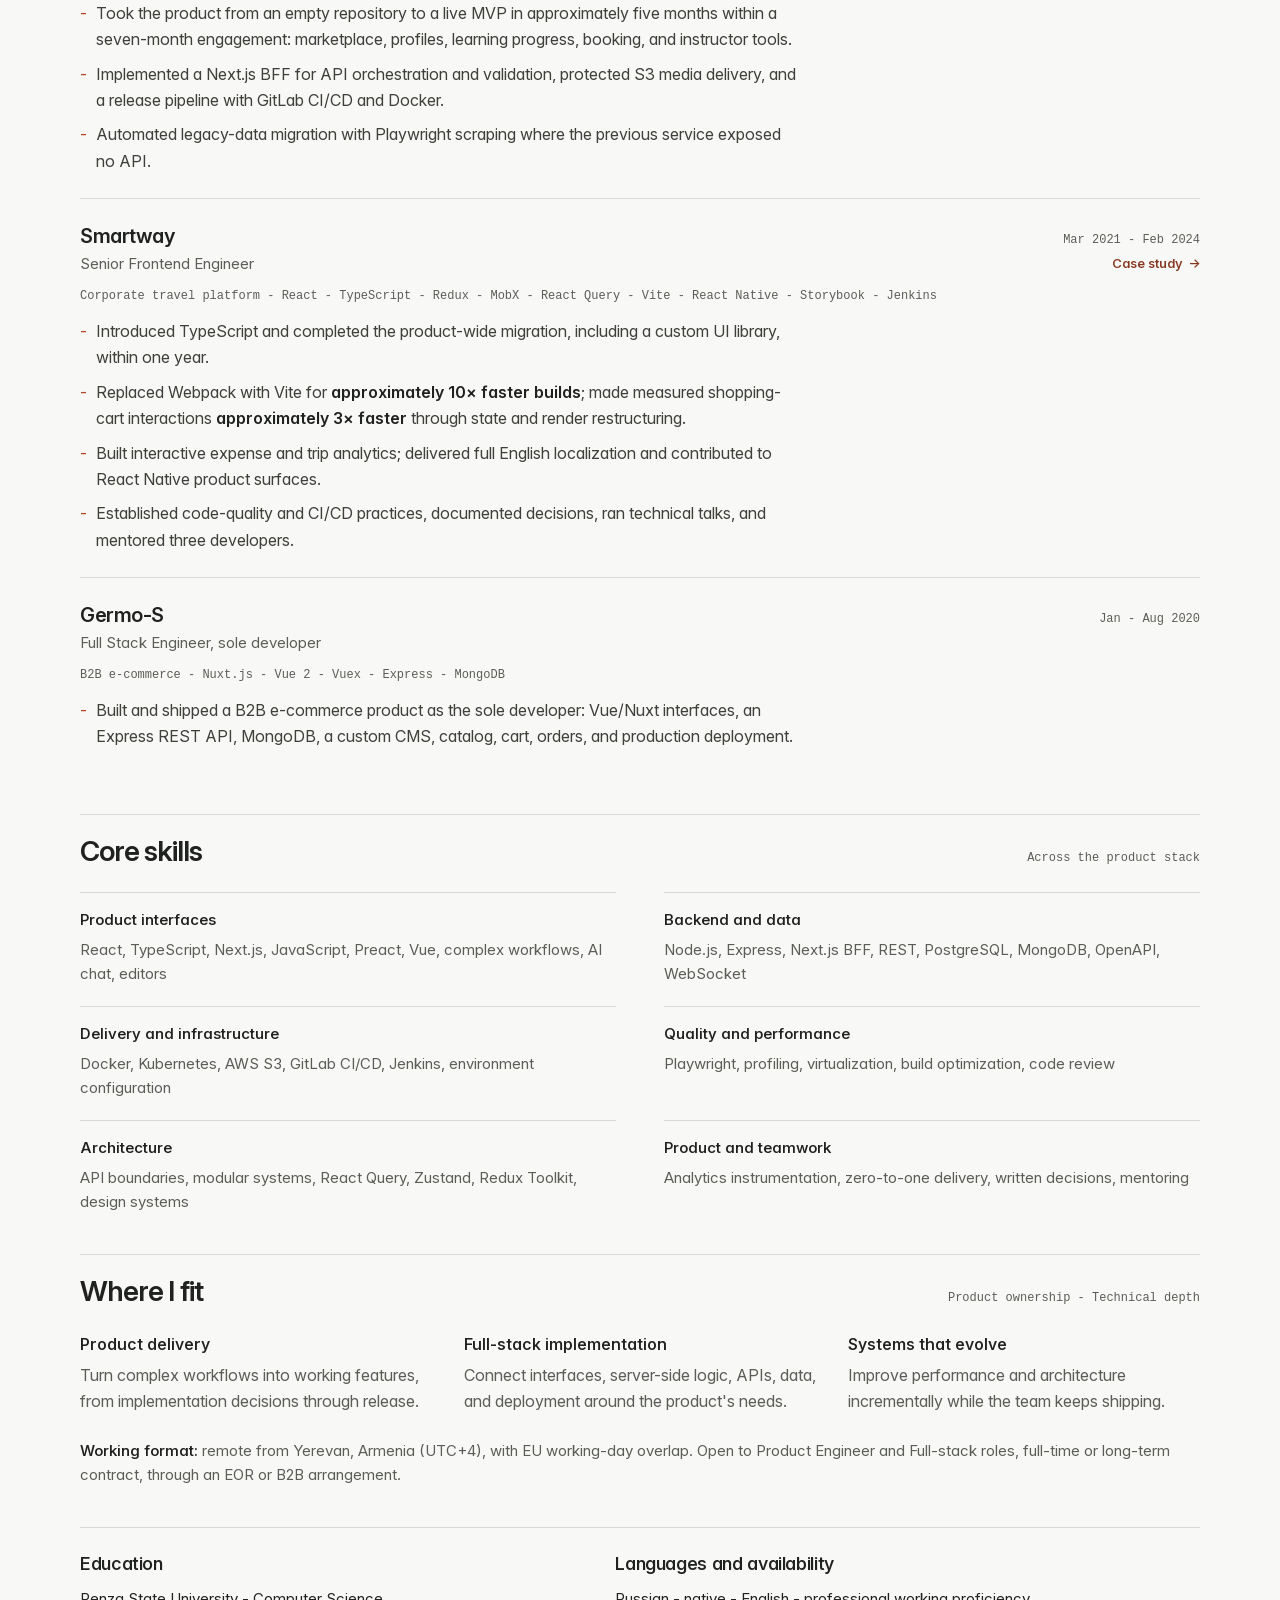
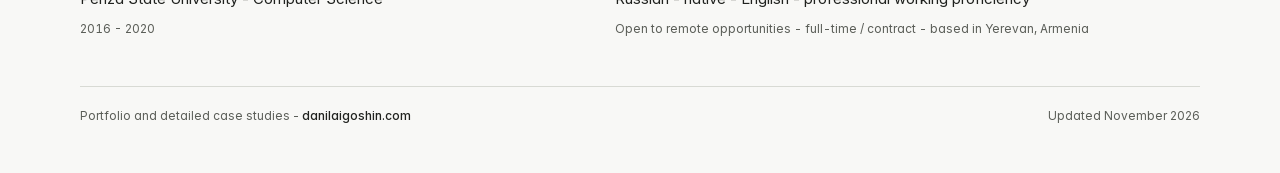
<file: cv/index.html>
<!doctype html>
<html lang="en">
  <head>
    <meta charset="UTF-8" />
    <meta name="viewport" content="width=device-width, initial-scale=1.0" />
    <meta name="description" content="Danila Igoshin - Product Engineer résumé for remote product teams. React, TypeScript, Node.js, product workflows, APIs, and production delivery." />
    <meta name="theme-color" content="#f8f8f6" />
    <link rel="canonical" href="https://danilaigoshin.com/cv/" />
    <meta property="og:site_name" content="Danila Igoshin" />
    <meta property="og:title" content="Danila Igoshin - Product Engineer résumé" />
    <meta property="og:description" content="Six years building software. Selected work includes a B2B commerce platform built solo, a learning product launch, and the modernization of a live travel platform." />
    <meta property="og:type" content="profile" />
    <meta property="og:url" content="https://danilaigoshin.com/cv/" />
    <meta property="og:image" content="https://danilaigoshin.com/public/og-cv-v2.png?v=20261126-product" />
    <meta property="og:image:type" content="image/png" />
    <meta property="og:image:width" content="2400" />
    <meta property="og:image:height" content="1260" />
    <meta property="og:image:alt" content="Danila Igoshin, Product Engineer. Six years building software. Two-page résumé for remote roles." />
    <meta name="twitter:card" content="summary_large_image" />
    <title>Danila Igoshin - Product Engineer résumé</title>
    <link rel="icon" href="/public/favicon.svg?v=20261119-di-optical" type="image/svg+xml" />
    <link rel="apple-touch-icon" href="/public/apple-touch-icon.png?v=20261119-di-optical" />
    <link rel="preload" href="/public/fonts/InterVariable.woff2" as="font" type="font/woff2" crossorigin />
    <link rel="stylesheet" href="styles.css?v=20261121-ux" />
    <script src="../script.js?v=20261126-gallery" defer></script>
  </head>
  <body>
    <a class="skip-link" href="#main-content">Skip to content</a>
    <!--
      This page is the source of /Danila_Igoshin_Product_Engineer_CV.pdf.
      Generate from the repository root with scripts/build-assets.sh.
    -->
    <nav class="resume-toolbar" aria-label="Résumé actions">
      <a class="resume-back" href="/"><span aria-hidden="true">←</span> Portfolio</a>
      <div class="resume-versions" role="group" aria-label="Résumé version"><a href="/cv/" aria-current="page">Product Engineer</a><a href="/cv/full-stack/">Full-stack</a></div>
      <a class="resume-download" href="/Danila_Igoshin_Product_Engineer_CV.pdf" download>Download PDF <span aria-hidden="true">↓</span></a>
    </nav>

    <main id="main-content" class="resume-document" tabindex="-1">
      <section class="resume-page" aria-label="Résumé page 1 of 2">
        <div class="resume-mast">
          <span class="resume-brand"><img class="resume-mark" src="../public/favicon.svg" width="28" height="28" alt="" aria-hidden="true" /> Danila Igoshin</span>
          <span class="resume-edition">Product engineering <span class="resume-page-number">01 / 02</span></span>
        </div>

        <header class="resume-header">
          <div>
            <h1 class="resume-name">Danila Igoshin</h1>
            <p class="resume-role"><strong>Product Engineer</strong><span>TypeScript / React / Node.js</span></p>
          </div>
          <dl class="resume-contact">
            <div><dt>Web</dt><dd><a href="https://danilaigoshin.com/">danilaigoshin.com</a></dd></div>
            <div><dt>Email</dt><dd class="resume-email-dd"><a href="mailto:danigoshin@gmail.com">danigoshin@gmail.com</a> <button type="button" class="resume-copy-btn" data-copy-email="danigoshin@gmail.com" aria-label="Copy email address" aria-controls="copy-status">Copy</button></dd></div>
            <div><dt>LinkedIn</dt><dd><a href="https://www.linkedin.com/in/developer-danila/">linkedin.com/in/developer-danila</a></dd></div>
            <div><dt>GitHub</dt><dd><a href="https://github.com/danilaigoshin">github.com/danilaigoshin</a></dd></div>
            <div><dt>Location</dt><dd>Yerevan, Armenia - UTC+4 - EU overlap</dd></div>
          </dl>
        </header>

        <p class="resume-summary">
          I build new products and improve the ones people already use. Over six years, my work has spanned
          <strong>interfaces, APIs, databases, and deployment.</strong> At Germo-S, I shipped a B2B commerce
          platform as its sole developer. At Smartway, I led an incremental migration on a live travel
          platform and mentored three developers.
        </p>

        <section class="impact-grid" aria-label="Selected impact">
          <div class="impact-item"><strong>≈10×</strong><span>faster builds after Webpack-to-Vite migration</span></div>
          <div class="impact-item"><strong>≈3×</strong><span>faster measured shopping-cart interactions</span></div>
          <div class="impact-item"><strong>70%</strong><span>faster rendering for 1,000+ message threads</span></div>
          <div class="impact-item"><strong>5 mo.</strong><span>empty repository to production EdTech MVP</span></div>
        </section>

        <section class="resume-section">
          <div class="resume-section-heading"><h2>Experience</h2><span class="resume-screen-only">2020 - present</span><span class="resume-print-only">2025 - present</span></div>

          <article class="experience-item">
            <div class="experience-head">
              <h3><span class="experience-company">Morizo Digital</span> <span class="experience-position">Senior Frontend Engineer, client engagement</span></h3>
              <div class="experience-meta">
                <time datetime="2026-02">Feb 2026 - present</time>
                <a class="resume-case-link" href="/case/research/" aria-label="Case study: Morizo Digital">Case study <span aria-hidden="true">→</span></a>
              </div>
            </div>
            <p class="experience-context">AI-assisted scientific research platform - React 19 - TypeScript - Vite - Zustand - Monaco - PDF.js - Yjs - Amplitude</p>
            <ul class="experience-list">
              <li>Build a connected research workflow spanning LaTeX/Typst authoring, compiled-document review, and AI assistance, with reliable saves and source files.</li>
              <li>Connect PDF.js previews and compile errors to source so scientists can review output and resolve failures within the authoring workspace.</li>
              <li>Implement AI research UX with per-message models, reasoning states, token usage, errors, and reusable response actions.</li>
              <li>Deliver analytics instrumentation, paginated admin tooling, environment-aware runtime configuration, and EN/RU localization.</li>
            </ul>
          </article>

          <article class="experience-item">
            <div class="experience-head">
              <h3><span class="experience-company">Smartway</span> <span class="experience-position">Senior Frontend Engineer, second engagement</span></h3>
              <div class="experience-meta">
                <time datetime="2025-08">Aug 2025 - Jan 2026</time>
                <a class="resume-case-link" href="/case/support/" aria-label="Case study: Smartway customer support">Case study <span aria-hidden="true">→</span></a>
              </div>
            </div>
            <p class="experience-context">Real-time support automation - Preact - TypeScript - Vite - Redux Toolkit - WebSocket - OpenAPI</p>
            <ul class="experience-list">
              <li>Returned to Smartway to build an embeddable support widget and ticket-management workspace with a public integration API.</li>
              <li>Made conversations with more than 1,000 messages render <strong>70% faster</strong> through list virtualization.</li>
              <li>Migrated authentication to HMAC while preserving compatibility; added validated uploads for 15+ formats and domain routing.</li>
              <li>Introduced practical LLM workflows for architecture, review, and testing; wrote guidelines and trained the team.</li>
            </ul>
          </article>

          <article class="experience-item">
            <div class="experience-head">
              <h3><span class="experience-company">Smart Online Institute</span> <span class="experience-position">Sole Frontend Engineer</span></h3>
              <div class="experience-meta">
                <time datetime="2025-02">Feb - Aug 2025</time>
                <a class="resume-case-link" href="/case/edtech/" aria-label="Case study: Smart Online Institute">Case study <span aria-hidden="true">→</span></a>
              </div>
            </div>
            <p class="experience-context">Production EdTech MVP - Next.js - TypeScript - React Query - Zod - Strapi - Playwright - AWS S3 - Docker</p>
            <ul class="experience-list">
              <li>Took the product from an empty repository to a live MVP in approximately five months within a seven-month engagement: marketplace, profiles, learning progress, booking, and instructor tools.</li>
              <li>Implemented a Next.js BFF for API orchestration and validation, protected S3 media delivery, and a release pipeline with GitLab CI/CD and Docker.</li>
              <li>Automated legacy-data migration with Playwright scraping where the previous service exposed no API.</li>
            </ul>
          </article>
        </section>

        <footer class="resume-footer">
          <span>Danila Igoshin - Product Engineer</span>
          <span><strong>Open to remote work</strong> - full-time / contract</span>
          <span>Page 1 / 2</span>
        </footer>
      </section>

      <section class="resume-page" aria-label="Résumé page 2 of 2">
        <div class="resume-mast">
          <span class="resume-brand"><img class="resume-mark" src="../public/favicon.svg" width="28" height="28" alt="" aria-hidden="true" /> Danila Igoshin</span>
          <span class="resume-edition">Product engineering <span class="resume-page-number">02 / 02</span></span>
        </div>

        <section class="resume-section">
          <div class="resume-section-heading resume-continued-head"><h2>Experience, continued</h2><span>2020 - 2024</span></div>

          <article class="experience-item">
            <div class="experience-head">
              <h3><span class="experience-company">Smartway</span> <span class="experience-position">Senior Frontend Engineer</span></h3>
              <div class="experience-meta">
                <time datetime="2021-03">Mar 2021 - Feb 2024</time>
                <a class="resume-case-link" href="/case/smartway/" aria-label="Case study: Smartway travel platform">Case study <span aria-hidden="true">→</span></a>
              </div>
            </div>
            <p class="experience-context">Corporate travel platform - React - TypeScript - Redux - MobX - React Query - Vite - React Native - Storybook - Jenkins</p>
            <ul class="experience-list">
              <li>Introduced TypeScript and completed the product-wide migration, including a custom UI library, within one year.</li>
              <li>Replaced Webpack with Vite for <strong>approximately 10× faster builds</strong>; made measured shopping-cart interactions <strong>approximately 3× faster</strong> through state and render restructuring.</li>
              <li>Built interactive expense and trip analytics; delivered full English localization and contributed to React Native product surfaces.</li>
              <li>Established code-quality and CI/CD practices, documented decisions, ran technical talks, and mentored three developers.</li>
            </ul>
          </article>

          <article class="experience-item">
            <div class="experience-head">
              <h3><span class="experience-company">Germo-S</span> <span class="experience-position">Full Stack Engineer, sole developer</span></h3>
              <time datetime="2020-01">Jan - Aug 2020</time>
            </div>
            <p class="experience-context">B2B e-commerce - Nuxt.js - Vue 2 - Vuex - Express - MongoDB</p>
            <ul class="experience-list">
              <li>Built and shipped a B2B e-commerce product as the sole developer: Vue/Nuxt interfaces, an Express REST API, MongoDB, a custom CMS, catalog, cart, orders, and production deployment.</li>
            </ul>
          </article>
        </section>

        <section class="resume-section">
          <div class="resume-section-heading"><h2>Core skills</h2><span>Across the product stack</span></div>
          <dl class="skills-grid">
            <div class="skill-group"><dt>Product interfaces</dt><dd>React, TypeScript, Next.js, JavaScript, Preact, Vue, complex workflows, AI chat, editors</dd></div>
            <div class="skill-group"><dt>Backend and data</dt><dd>Node.js, Express, Next.js BFF, REST, PostgreSQL, MongoDB, OpenAPI, WebSocket</dd></div>
            <div class="skill-group"><dt>Delivery and infrastructure</dt><dd>Docker, Kubernetes, AWS S3, GitLab CI/CD, Jenkins, environment configuration</dd></div>
            <div class="skill-group"><dt>Quality and performance</dt><dd>Playwright, profiling, virtualization, build optimization, code review</dd></div>
            <div class="skill-group"><dt>Architecture</dt><dd>API boundaries, modular systems, React Query, Zustand, Redux Toolkit, design systems</dd></div>
            <div class="skill-group"><dt>Product and teamwork</dt><dd>Analytics instrumentation, zero-to-one delivery, written decisions, mentoring</dd></div>
          </dl>
        </section>

        <section class="resume-section">
          <div class="resume-section-heading"><h2>Where I fit</h2><span>Product ownership - Technical depth</span></div>
          <div class="fit-grid">
            <article class="fit-item"><h3>Product delivery</h3><p>Turn complex workflows into working features, from implementation decisions through release.</p></article>
            <article class="fit-item"><h3>Full-stack implementation</h3><p>Connect interfaces, server-side logic, APIs, data, and deployment around the product's needs.</p></article>
            <article class="fit-item"><h3>Systems that evolve</h3><p>Improve performance and architecture incrementally while the team keeps shipping.</p></article>
          </div>
          <p class="resume-note"><strong>Working format:</strong> remote from Yerevan, Armenia (UTC+4), with EU working-day overlap. Open to Product Engineer and Full-stack roles, full-time or long-term contract, through an EOR or B2B arrangement.</p>
        </section>

        <div class="resume-bottom-grid">
          <section>
            <h2>Education</h2>
            <p>Penza State University - Computer Science</p>
            <p class="meta-line">2016 - 2020</p>
          </section>
          <section>
            <h2>Languages and availability</h2>
            <p>Russian - native - English - professional working proficiency</p>
            <p class="meta-line">Open to remote opportunities - full-time / contract - based in Yerevan, Armenia</p>
          </section>
        </div>

        <footer class="resume-footer">
          <span>Portfolio and detailed case studies - <strong>danilaigoshin.com</strong></span>
          <span>Updated November 2026</span>
          <span>Page 2 / 2</span>
        </footer>
      </section>
    </main>

    <div class="copy-toast" id="copy-status" role="status" aria-live="polite" aria-atomic="true" data-copy-toast></div>
  </body>
</html>
</file>
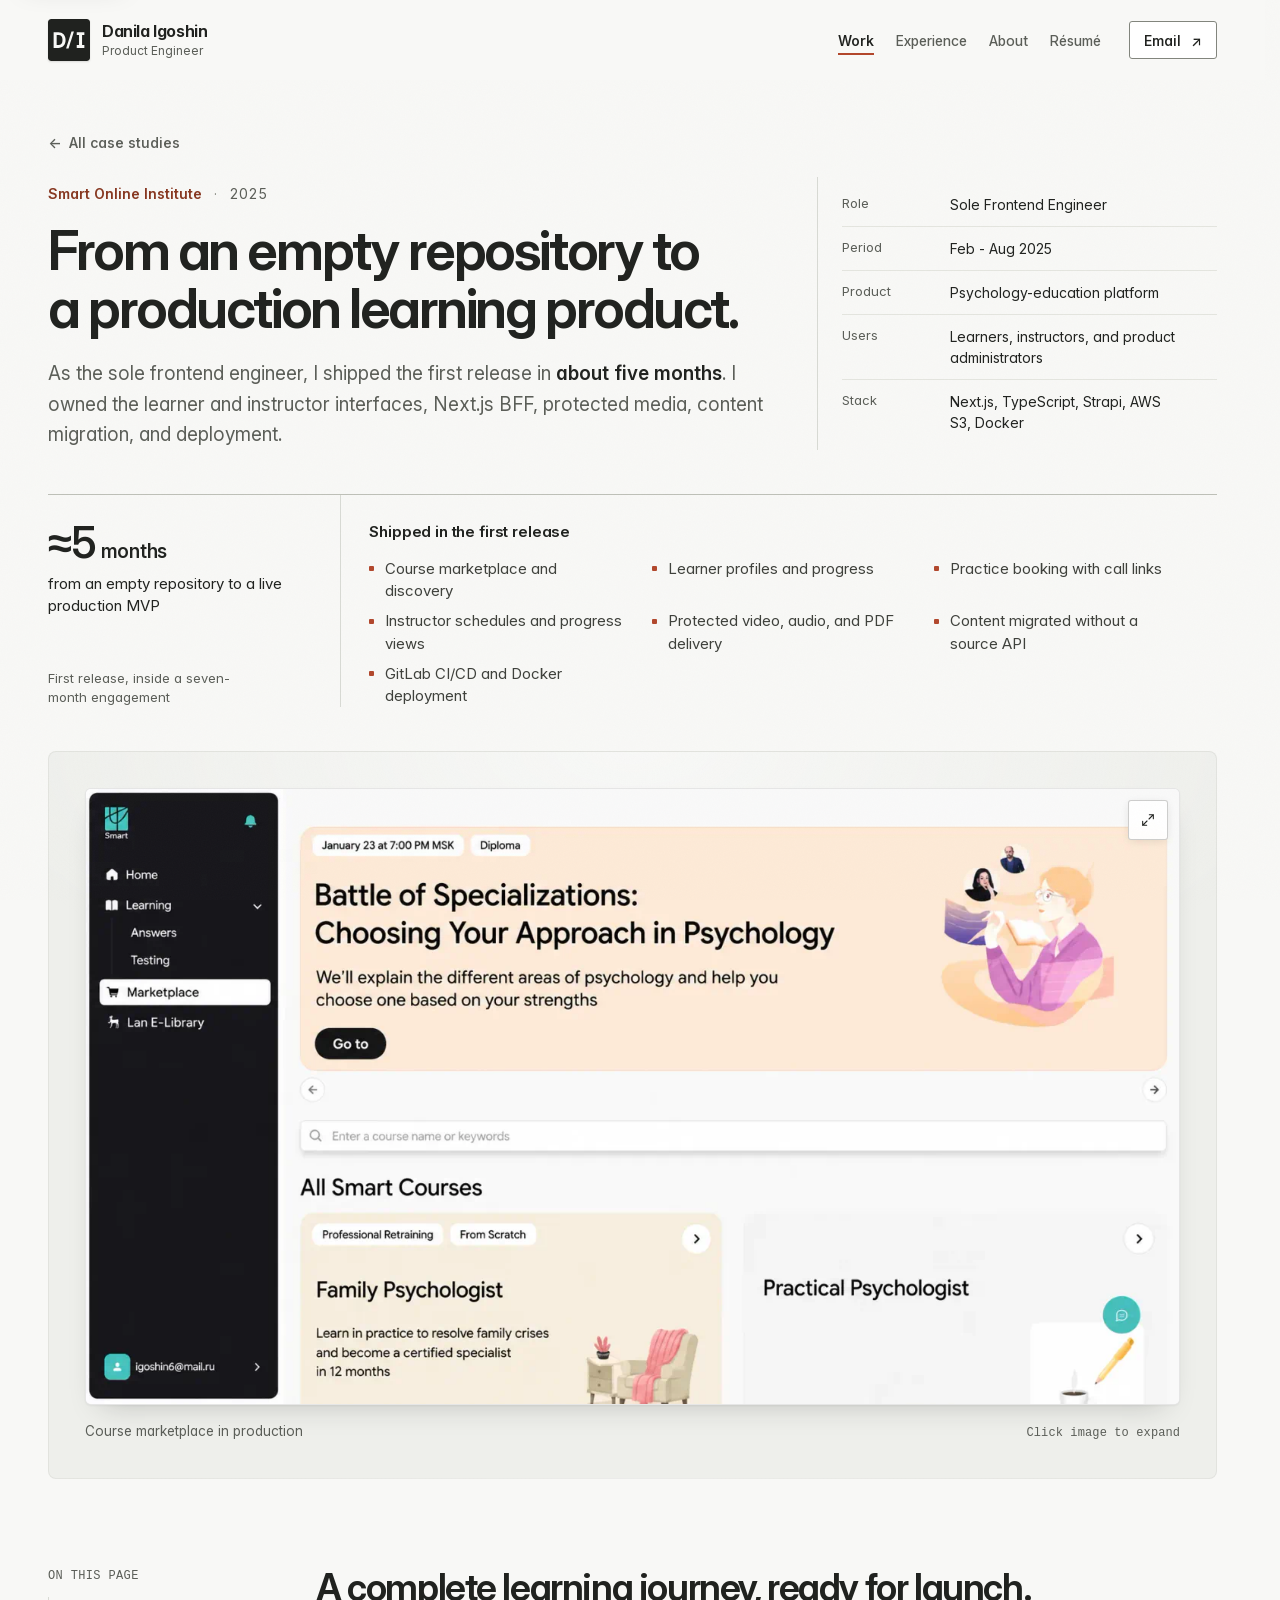
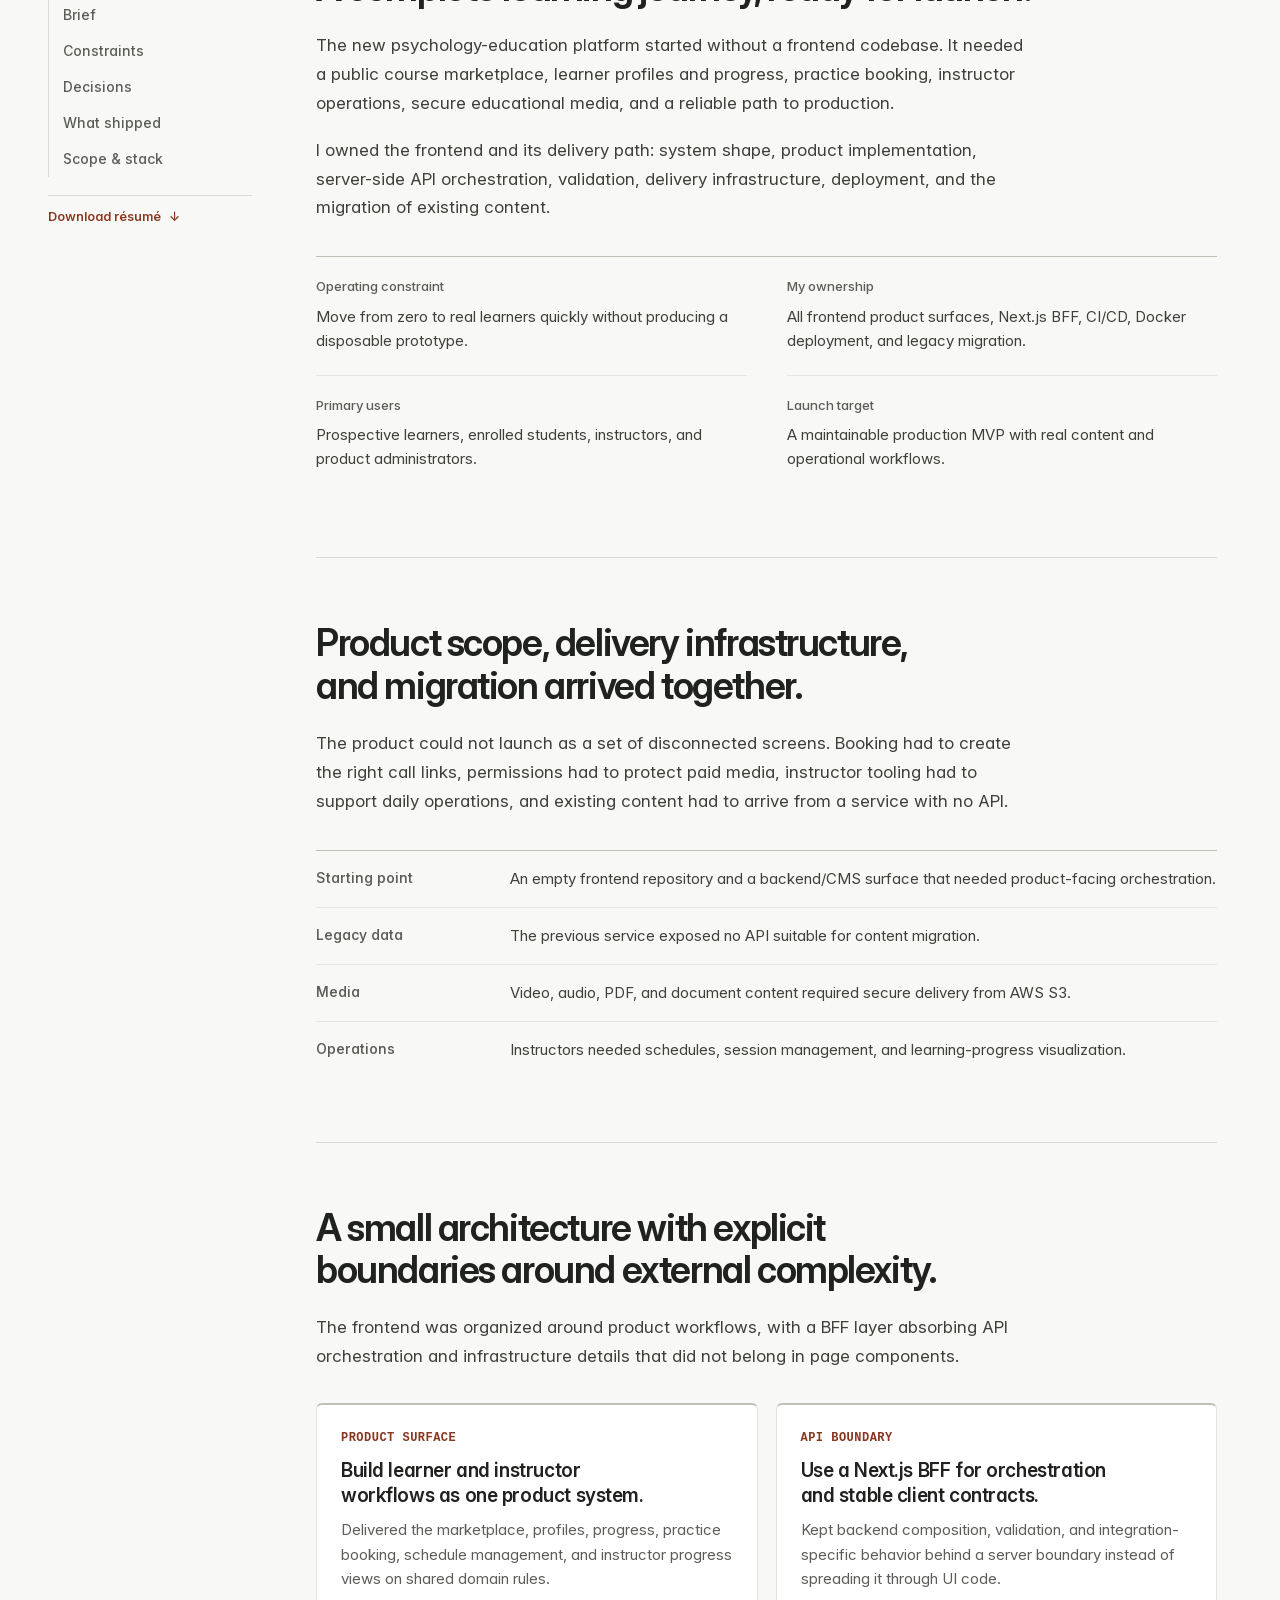
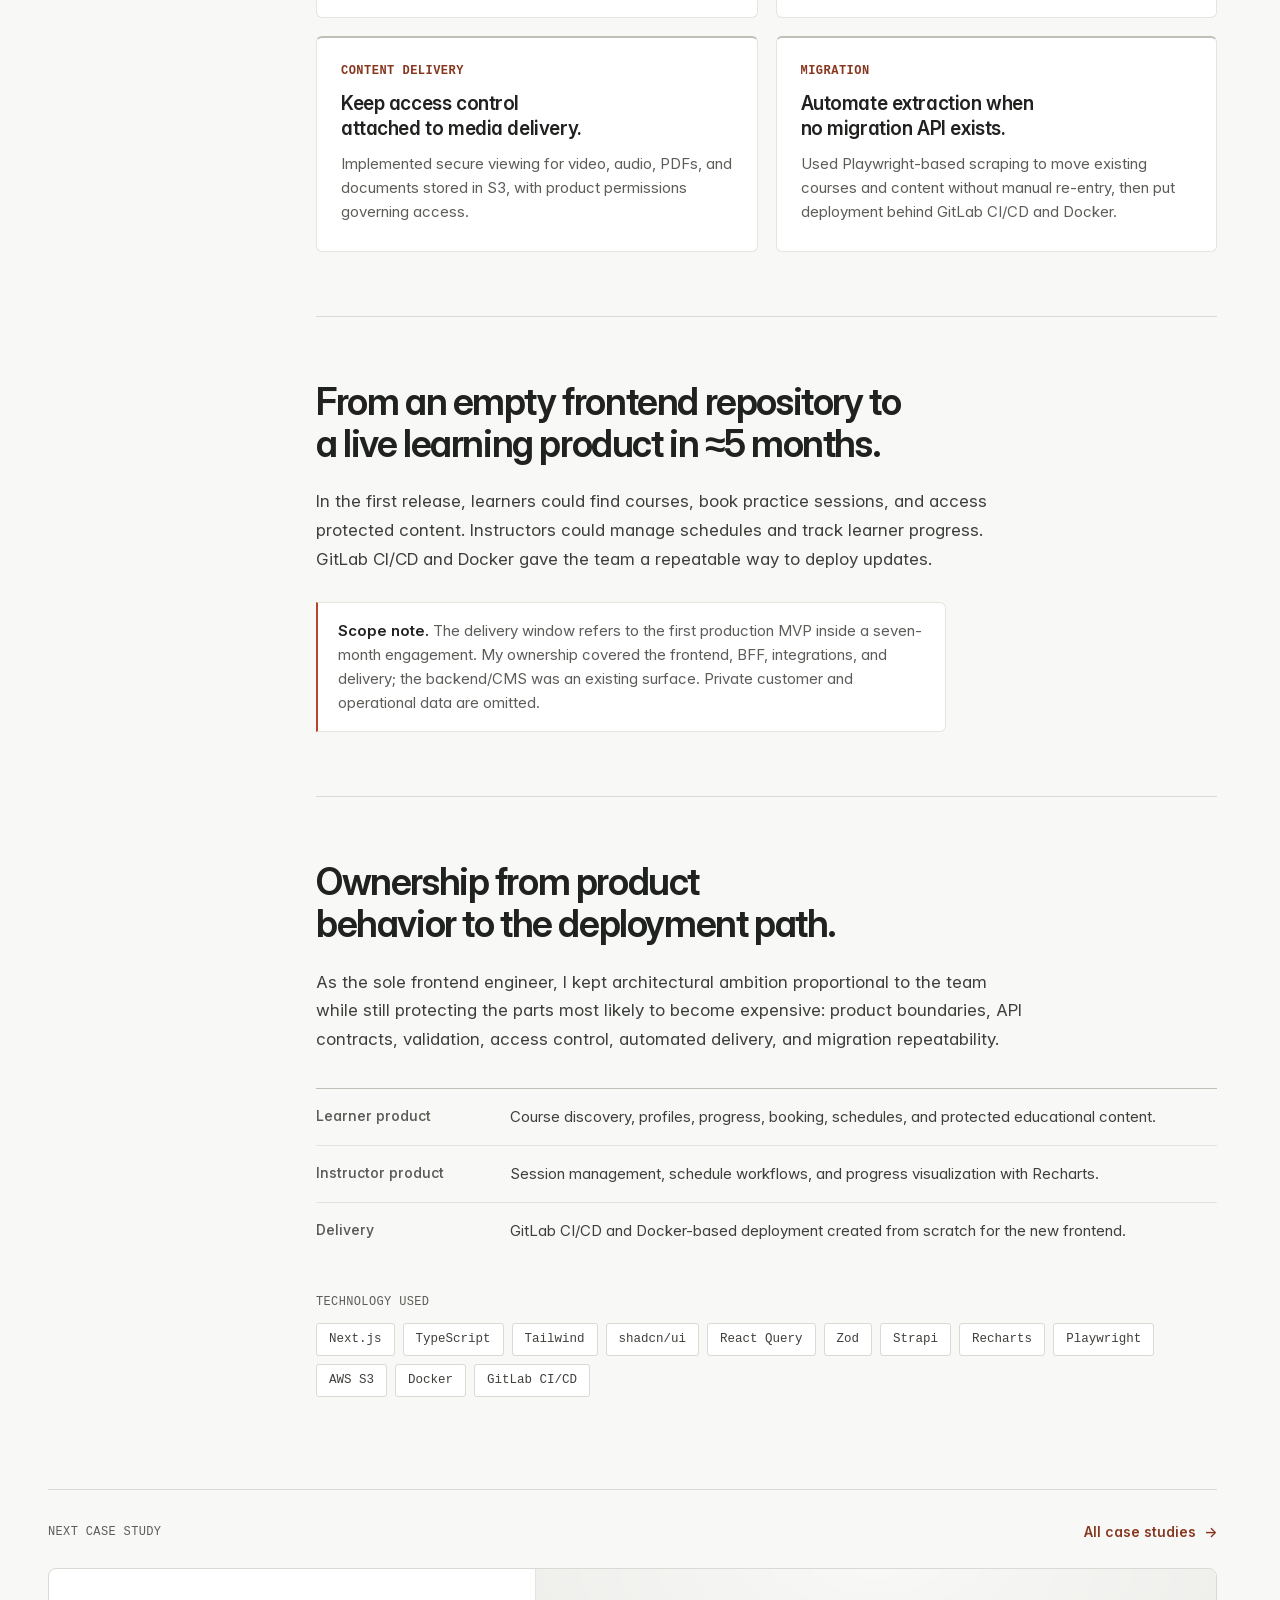
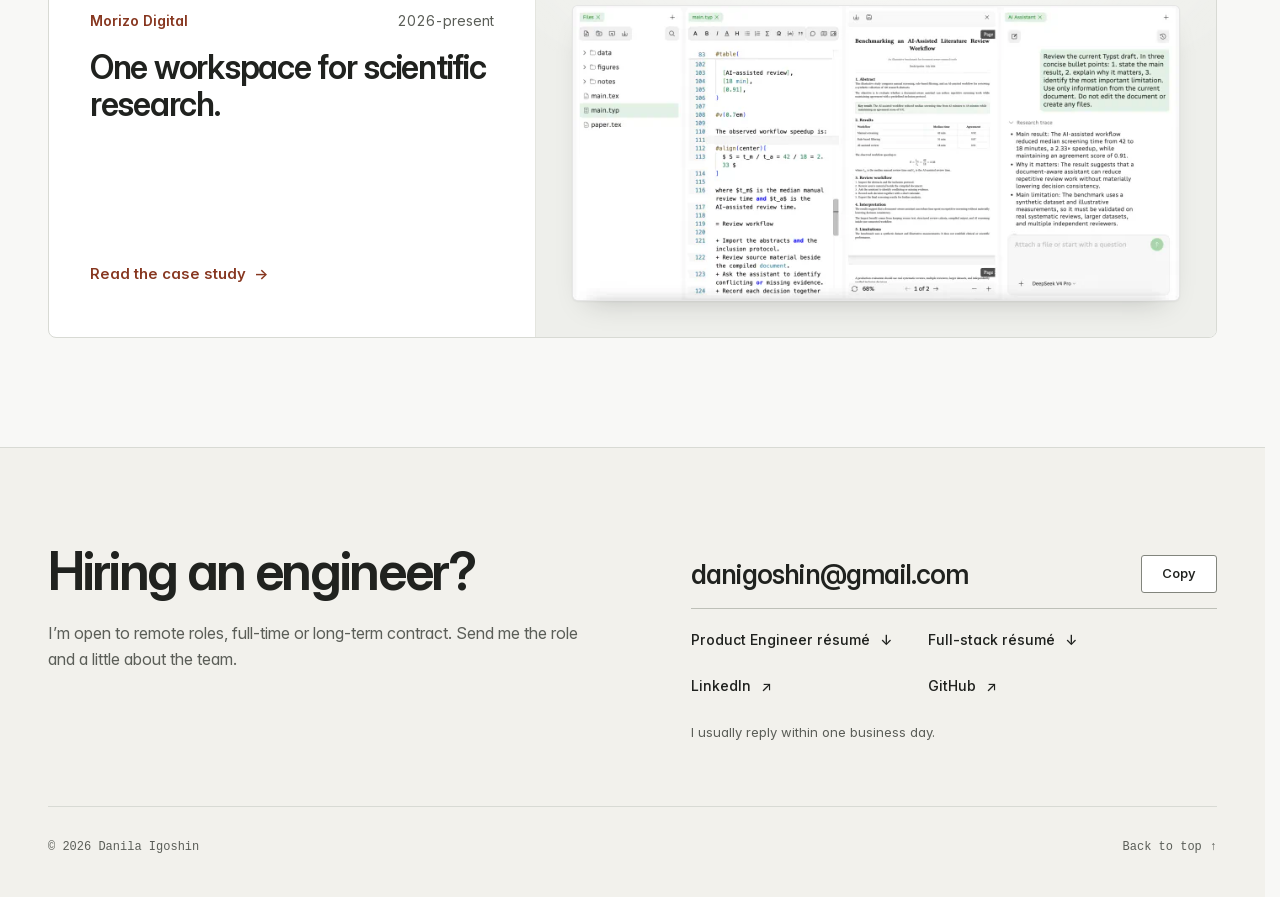
<file: case/edtech/index.html>
<!doctype html>
<html lang="en">
  <head>
    <meta charset="UTF-8" />
    <meta name="viewport" content="width=device-width, initial-scale=1.0" />
    <meta
      name="description"
      content="EdTech case study by Danila Igoshin: product delivery across frontend, Next.js BFF, integrations, and deployment from an empty repository to a production MVP in approximately five months."
    />
    <meta name="theme-color" content="#f8f8f6" />
    <link rel="canonical" href="https://danilaigoshin.com/case/edtech/" />
    <meta property="og:site_name" content="Danila Igoshin" />
    <meta property="og:title" content="EdTech MVP from empty repository to production" />
    <meta property="og:description" content="Sole frontend delivery across product workflows, a Next.js BFF, secure media, migration, CI/CD, and deployment." />
    <meta property="og:type" content="article" />
    <meta property="og:url" content="https://danilaigoshin.com/case/edtech/" />
    <meta property="og:image" content="https://danilaigoshin.com/public/online-institute.webp" />
    <meta property="og:image:alt" content="Smart Online Institute course marketplace with a featured event and course catalog" />
    <meta name="twitter:card" content="summary_large_image" />
    <title>EdTech MVP case study — Danila Igoshin</title>
    <link rel="icon" href="/public/favicon.svg?v=20261119-di-optical" type="image/svg+xml" />
    <link rel="apple-touch-icon" href="/public/apple-touch-icon.png?v=20261119-di-optical" />
    <link rel="preload" href="/public/fonts/InterVariable.woff2" as="font" type="font/woff2" crossorigin />
    <link rel="stylesheet" href="/styles.css?v=20261121-ux" />
    <link rel="stylesheet" href="/case/styles.css?v=20261121-ux" />
    <script src="/script.js?v=20261126-gallery" defer></script>
    <script type="application/ld+json">
      {
        "@context": "https://schema.org",
        "@type": "Article",
        "headline": "An EdTech product from empty repository to production",
        "author": { "@type": "Person", "name": "Danila Igoshin", "url": "https://danilaigoshin.com/" },
        "dateModified": "2026-09-24",
        "mainEntityOfPage": "https://danilaigoshin.com/case/edtech/",
        "image": "https://danilaigoshin.com/public/online-institute.webp"
      }
    </script>
  </head>
  <body class="case-page">
    <a class="skip-link" href="#main-content">Skip to content</a>
    <div class="scroll-progress" aria-hidden="true"><span></span></div>

    <header class="site-header" data-header>
      <div class="nav-shell">
        <a class="brand" href="/" aria-label="D/I Danila Igoshin, Product Engineer, home">
          <img class="brand-mark" src="/public/favicon.svg?v=20261119-di-optical" width="42" height="42" alt="" aria-hidden="true" />
          <span class="brand-copy"><span class="brand-name">Danila Igoshin</span> <span class="brand-role">Product Engineer</span></span>
        </a>

        <a class="header-resume" href="/cv/">Résumé</a>

        <button
          class="menu-toggle"
          type="button"
          aria-expanded="false"
          aria-controls="site-navigation"
          aria-label="Open navigation"
          data-menu-toggle
        >
          <span></span><span></span>
        </button>

        <nav class="site-nav" id="site-navigation" aria-label="Primary navigation" data-nav>
          <div class="nav-panel" data-nav-panel>
            <a class="is-active" href="/#work" data-nav-link>Work</a>
            <a href="/#experience" data-nav-link>Experience</a>
            <a href="/#about" data-nav-link>About</a>
            <a class="nav-resume" href="/cv/">Résumé</a>
            <a class="nav-email" href="mailto:danigoshin@gmail.com">Email <span aria-hidden="true">↗</span></a>
            <div class="mobile-nav-utilities" role="group" aria-label="Quick links">
              <button type="button" data-copy-email="danigoshin@gmail.com"><span data-copy-label>Copy email</span><svg width="14" height="14" viewBox="0 0 16 16" fill="none" stroke="currentColor" stroke-width="1.6" stroke-linecap="round" stroke-linejoin="round" aria-hidden="true"><rect x="5" y="5" width="8.5" height="8.5" rx="1.2"></rect><path d="M11 5V3.5A1.2 1.2 0 0 0 9.8 2.3H3.5A1.2 1.2 0 0 0 2.3 3.5v6.3A1.2 1.2 0 0 0 3.5 11H5"></path></svg></button>
              <a href="/Danila_Igoshin_Product_Engineer_CV.pdf" download>Résumé PDF <span aria-hidden="true">↓</span></a>
              <a href="https://www.linkedin.com/in/developer-danila" target="_blank" rel="noopener noreferrer">
                LinkedIn <span aria-hidden="true">↗</span><span class="sr-only"> (opens in a new tab)</span>
              </a>
              <a href="https://github.com/danilaigoshin" target="_blank" rel="noopener noreferrer">
                GitHub <span aria-hidden="true">↗</span><span class="sr-only"> (opens in a new tab)</span>
              </a>
            </div>
          </div>
        </nav>

      </div>
    </header>

    <main class="case-main" id="main-content" tabindex="-1">
      <header class="case-hero section-shell" id="top" data-section>
        <div class="case-hero-copy">
          <a class="case-back" href="/case/"><span aria-hidden="true">←</span> All case studies</a>
          <p class="meta-line"><span>Smart Online Institute</span><span>2025</span></p>
          <h1>From an empty repository to a production learning product.</h1>
          <p class="case-deck">As the sole frontend engineer, I shipped the first release in <strong>about five months</strong>. I owned the learner and instructor interfaces, Next.js BFF, protected media, content migration, and deployment.</p>
        </div>
        <figure class="case-cover media-frame">
          <a class="project-media-link" data-project-zoom data-lightbox-caption="Smart Online Institute · course marketplace in production" href="/public/online-institute.webp" aria-label="Enlarge the Smart Online Institute screenshot">
            <img src="/public/optimized/v1/online-institute-1440.webp" srcset="/public/optimized/v1/online-institute-720.webp 720w, /public/optimized/v1/online-institute-1080.webp 1080w, /public/optimized/v1/online-institute-1440.webp 1440w, /public/online-institute.webp 1672w" sizes="(max-width: 760px) calc(100vw - 78px), min(1160px, calc(100vw - 178px))" width="1672" height="941" decoding="async" alt="Smart Online Institute course marketplace with a featured event and course catalog" />
            <span class="media-zoom" aria-hidden="true"><svg viewBox="0 0 24 24" fill="none" stroke="currentColor" stroke-width="1.6" stroke-linecap="round" stroke-linejoin="round" focusable="false"><path d="M14 4h6v6M10 20H4v-6M20 4l-6.5 6.5M4 20l6.5-6.5" /></svg></span>
          </a>
          <figcaption><span>Course marketplace in production</span><span class="case-cover-hint" aria-hidden="true">Click image to expand</span></figcaption>
        </figure>
        <aside class="case-glance" aria-label="Project facts">
          <dl class="fact-list">
            <div><dt>Role</dt><dd>Sole Frontend Engineer</dd></div>
            <div><dt>Period</dt><dd>Feb - Aug 2025</dd></div>
            <div><dt>Product</dt><dd>Psychology-education platform</dd></div>
            <div><dt>Users</dt><dd>Learners, instructors, and product administrators</dd></div>
            <div><dt>Stack</dt><dd>Next.js, TypeScript, Strapi, AWS S3, Docker</dd></div>
          </dl>
        </aside>
        <div class="case-outcomes" data-stats="1" role="group" aria-label="Outcomes">
          <div class="stat"><strong>≈5<small> months</small></strong><p>from an empty repository to a live production MVP</p><p class="stat-source">First release, inside a seven-month engagement</p></div>
          <div class="shipped">
            <h2>Shipped in the first release</h2>
            <ul>
              <li>Course marketplace and discovery</li>
              <li>Learner profiles and progress</li>
              <li>Practice booking with call links</li>
              <li>Instructor schedules and progress views</li>
              <li>Protected video, audio, and PDF delivery</li>
              <li>Content migrated without a source API</li>
              <li>GitLab CI/CD and Docker deployment</li>
            </ul>
          </div>
        </div>
      </header>

      <div class="case-body section-shell">
        <nav class="case-toc" aria-label="On this page">
          <p>On this page</p>
          <a href="#brief" data-nav-link>Brief</a>
          <a href="#constraints" data-nav-link>Constraints</a>
          <a href="#decisions" data-nav-link>Decisions</a>
          <a href="#shipped" data-nav-link>What shipped</a>
          <a href="#scope" data-nav-link>Scope &amp; stack</a>
          <a class="case-toc-resume" href="/Danila_Igoshin_Product_Engineer_CV.pdf" download>Download résumé <span aria-hidden="true">↓</span></a>
        </nav>
        <article class="case-article">
          <section class="case-section reveal" id="brief" aria-labelledby="brief-title" data-section>
            <p class="case-label">Brief</p>
            <h2 id="brief-title">A complete learning journey, ready for launch.</h2>
            <p>The new psychology-education platform started without a frontend codebase. It needed a public course marketplace, learner profiles and progress, practice booking, instructor operations, secure educational media, and a reliable path to production.</p>
            <p>I owned the frontend and its delivery path: system shape, product implementation, server-side API orchestration, validation, delivery infrastructure, deployment, and the migration of existing content.</p>
            <dl class="case-brief">
              <div><dt>Operating constraint</dt><dd>Move from zero to real learners quickly without producing a disposable prototype.</dd></div>
              <div><dt>My ownership</dt><dd>All frontend product surfaces, Next.js BFF, CI/CD, Docker deployment, and legacy migration.</dd></div>
              <div><dt>Primary users</dt><dd>Prospective learners, enrolled students, instructors, and product administrators.</dd></div>
              <div><dt>Launch target</dt><dd>A maintainable production MVP with real content and operational workflows.</dd></div>
            </dl>
          </section>
          <section class="case-section reveal" id="constraints" aria-labelledby="constraints-title" data-section>
            <p class="case-label">Constraints</p>
            <h2 id="constraints-title">Product scope, delivery infrastructure, and migration arrived together.</h2>
            <p>The product could not launch as a set of disconnected screens. Booking had to create the right call links, permissions had to protect paid media, instructor tooling had to support daily operations, and existing content had to arrive from a service with no API.</p>
            <dl class="fact-list case-facts">
              <div><dt>Starting point</dt><dd>An empty frontend repository and a backend/CMS surface that needed product-facing orchestration.</dd></div>
              <div><dt>Legacy data</dt><dd>The previous service exposed no API suitable for content migration.</dd></div>
              <div><dt>Media</dt><dd>Video, audio, PDF, and document content required secure delivery from AWS S3.</dd></div>
              <div><dt>Operations</dt><dd>Instructors needed schedules, session management, and learning-progress visualization.</dd></div>
            </dl>
          </section>
          <section class="case-section reveal" id="decisions" aria-labelledby="decisions-title" data-section>
            <p class="case-label">Decisions</p>
            <h2 id="decisions-title">A small architecture with explicit boundaries around external complexity.</h2>
            <p>The frontend was organized around product workflows, with a BFF layer absorbing API orchestration and infrastructure details that did not belong in page components.</p>
            <div class="case-decisions">
              <article class="case-decision">
                <span>Product surface</span>
                <h3>Build learner and instructor workflows as one product system.</h3>
                <p>Delivered the marketplace, profiles, progress, practice booking, schedule management, and instructor progress views on shared domain rules.</p>
              </article>
              <article class="case-decision">
                <span>API boundary</span>
                <h3>Use a Next.js BFF for orchestration and stable client contracts.</h3>
                <p>Kept backend composition, validation, and integration-specific behavior behind a server boundary instead of spreading it through UI code.</p>
              </article>
              <article class="case-decision">
                <span>Content delivery</span>
                <h3>Keep access control attached to media delivery.</h3>
                <p>Implemented secure viewing for video, audio, PDFs, and documents stored in S3, with product permissions governing access.</p>
              </article>
              <article class="case-decision">
                <span>Migration</span>
                <h3>Automate extraction when no migration API exists.</h3>
                <p>Used Playwright-based scraping to move existing courses and content without manual re-entry, then put deployment behind GitLab CI/CD and Docker.</p>
              </article>
            </div>
          </section>
          <section class="case-section reveal" id="shipped" aria-labelledby="shipped-title" data-section>
            <p class="case-label">What shipped</p>
            <h2 id="shipped-title">From an empty frontend repository to a live learning product in ≈5 months.</h2>
            <p>In the first release, learners could find courses, book practice sessions, and access protected content. Instructors could manage schedules and track learner progress. GitLab CI/CD and Docker gave the team a repeatable way to deploy updates.</p>
            <p class="case-note"><strong>Scope note.</strong> The delivery window refers to the first production MVP inside a seven-month engagement. My ownership covered the frontend, BFF, integrations, and delivery; the backend/CMS was an existing surface. Private customer and operational data are omitted.</p>
          </section>
          <section class="case-section reveal" id="scope" aria-labelledby="scope-title" data-section>
            <p class="case-label">Scope &amp; stack</p>
            <h2 id="scope-title">Ownership from product behavior to the deployment path.</h2>
            <p>As the sole frontend engineer, I kept architectural ambition proportional to the team while still protecting the parts most likely to become expensive: product boundaries, API contracts, validation, access control, automated delivery, and migration repeatability.</p>
            <dl class="fact-list case-facts">
              <div><dt>Learner product</dt><dd>Course discovery, profiles, progress, booking, schedules, and protected educational content.</dd></div>
              <div><dt>Instructor product</dt><dd>Session management, schedule workflows, and progress visualization with Recharts.</dd></div>
              <div><dt>Delivery</dt><dd>GitLab CI/CD and Docker-based deployment created from scratch for the new frontend.</dd></div>
            </dl>
            <p class="case-stack-label">Technology used</p>
            <ul class="case-stack" aria-label="Technology stack"><li>Next.js</li><li>TypeScript</li><li>Tailwind</li><li>shadcn/ui</li><li>React Query</li><li>Zod</li><li>Strapi</li><li>Recharts</li><li>Playwright</li><li>AWS S3</li><li>Docker</li><li>GitLab CI/CD</li></ul>
          </section>
        </article>
      </div>

      <nav class="case-next section-shell reveal" aria-label="More case studies">
        <div class="case-next-head">
          <p class="case-next-label">Next case study</p>
          <a class="arrow-link case-next-all" href="/case/">All case studies <span aria-hidden="true">→</span></a>
        </div>
        <a href="/case/research/">
          <span class="case-next-copy">
            <span class="meta-line"><span>Morizo Digital</span><span>2026-present</span></span>
            <span class="case-next-title">One workspace for scientific research.</span>
            <span class="arrow-link">Read the case study <span aria-hidden="true">→</span></span>
          </span>
          <span class="media-frame"><img src="/public/optimized/v1/ai4s-720.webp" srcset="/public/optimized/v1/ai4s-720.webp 720w, /public/optimized/v1/ai4s-1080.webp 1080w" sizes="(max-width: 900px) calc(100vw - 78px), 600px" width="3024" height="1472" loading="lazy" decoding="async" alt="Research workspace with source editing, compiled preview, and AI review" /></span>
        </a>
      </nav>
    </main>

    <div class="page-finale">
      <section class="site-contact section-shell" id="contact" aria-labelledby="contact-title">
        <div class="contact-intro">
          <h2 id="contact-title">Hiring an engineer?</h2>
          <p>I’m open to remote roles, full-time or long-term contract. Send me the role and a little about the team.</p>
        </div>
        <div class="contact-action">
          <div class="contact-email-row"><a href="mailto:danigoshin@gmail.com">danigoshin@gmail.com</a><button type="button" data-copy-email aria-label="Copy email address" aria-controls="copy-status">Copy</button></div>
          <nav class="contact-links" aria-label="Contact and résumé links">
            <a href="/Danila_Igoshin_Product_Engineer_CV.pdf" download><span class="contact-link-label">Product Engineer résumé<span class="sr-only"> (PDF)</span></span><span aria-hidden="true">↓</span></a>
            <a href="/Danila_Igoshin_Full_Stack_Engineer_CV.pdf" download><span class="contact-link-label">Full-stack résumé<span class="sr-only"> (PDF)</span></span><span aria-hidden="true">↓</span></a>
            <a href="https://www.linkedin.com/in/developer-danila" target="_blank" rel="noopener noreferrer"><span class="contact-link-label">LinkedIn</span><span aria-hidden="true">↗</span><span class="sr-only"> (opens in a new tab)</span></a>
            <a href="https://github.com/danilaigoshin" target="_blank" rel="noopener noreferrer"><span class="contact-link-label">GitHub</span><span aria-hidden="true">↗</span><span class="sr-only"> (opens in a new tab)</span></a>
          </nav>
          <p class="contact-response">I usually reply within one business day.</p>
        </div>
      </section>
      <footer class="footer section-shell"><p>© <span data-year>2026</span> Danila Igoshin</p><a href="#top">Back to top <span aria-hidden="true">↑</span></a></footer>
    </div>

    <div
      class="copy-toast"
      id="copy-status"
      role="status"
      aria-live="polite"
      aria-atomic="true"
      data-copy-toast
    ></div>

    <dialog
      class="project-lightbox"
      aria-label="Project image viewer"
      aria-describedby="project-lightbox-caption"
      data-project-lightbox
    >
      <div class="project-lightbox-shell">
        <button
          class="project-lightbox-close"
          type="button"
          aria-label="Close full-size image"
          data-project-lightbox-close
        >
          <span>Close</span><span aria-hidden="true">×</span>
        </button>
        <figure>
          <img alt="" data-project-lightbox-image />
          <figcaption id="project-lightbox-caption" data-project-lightbox-caption></figcaption>
        </figure>
      </div>
    </dialog>
  </body>
</html>
</file>
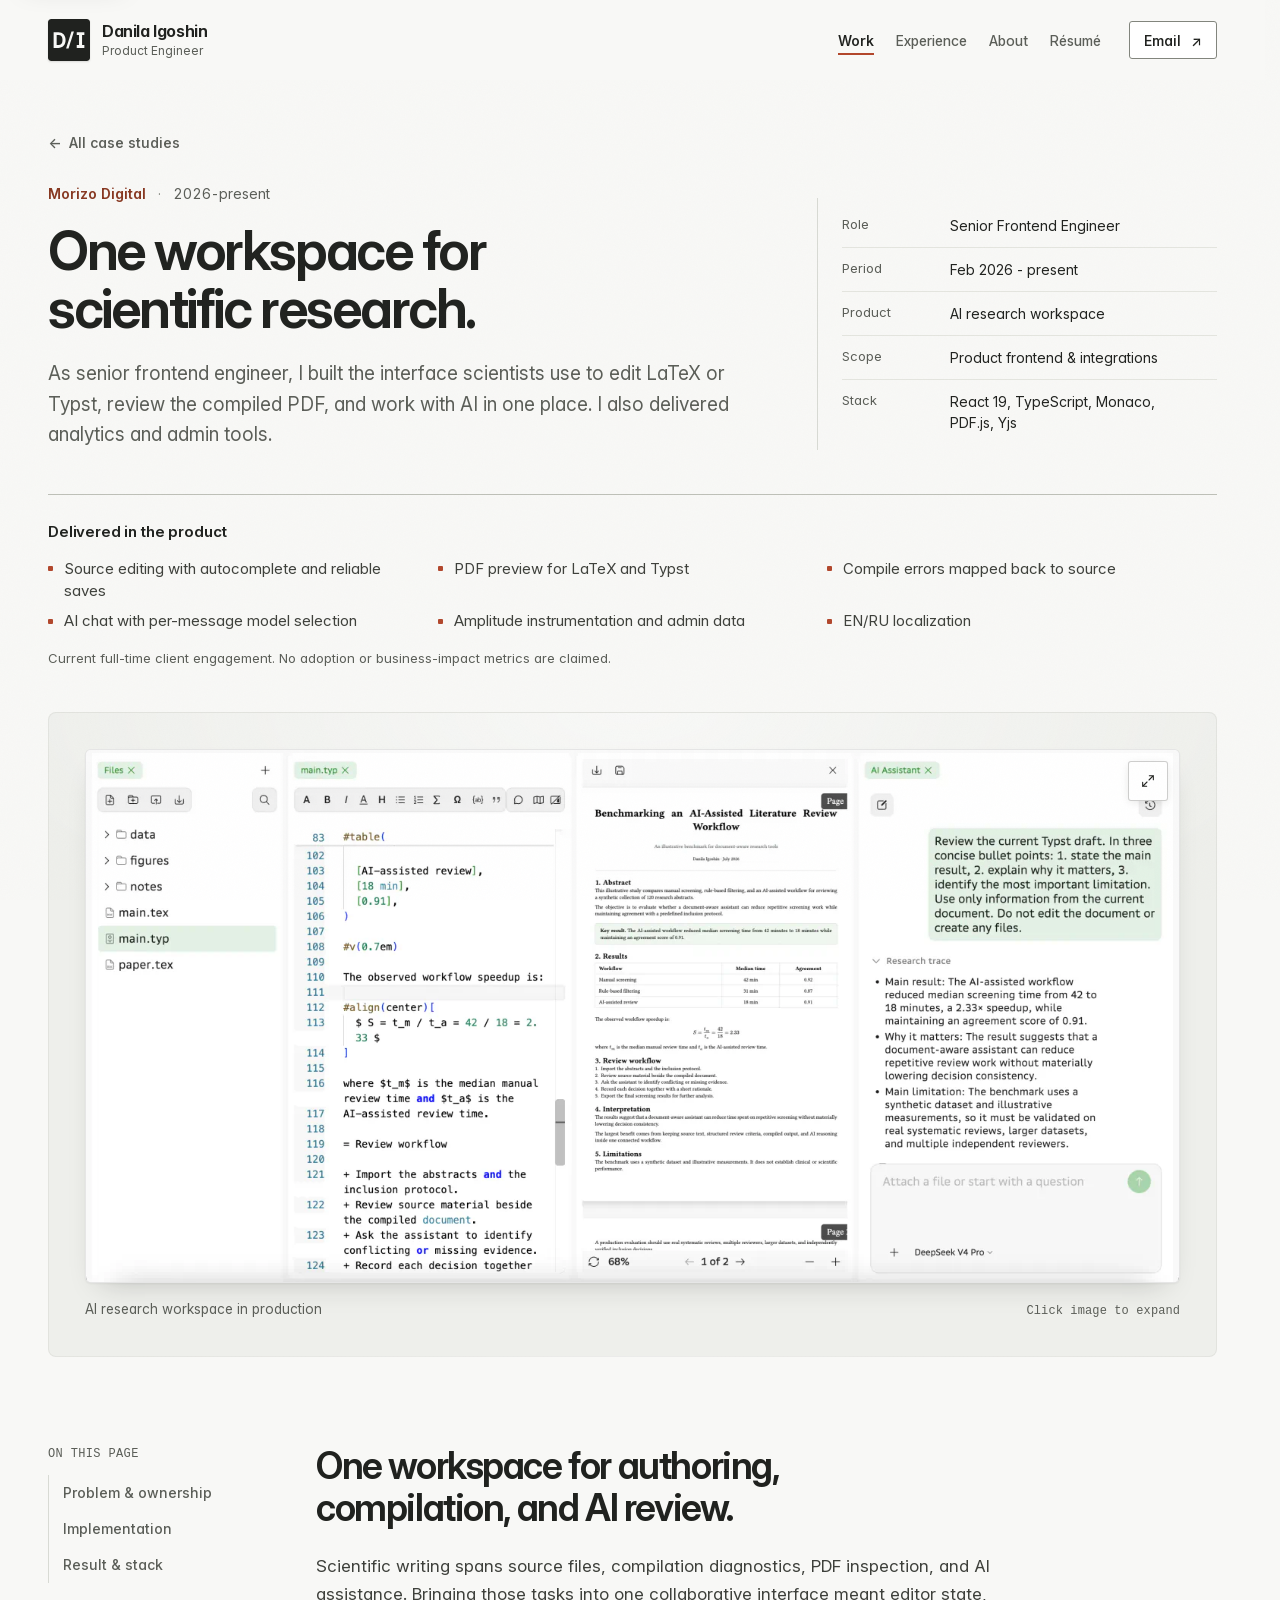
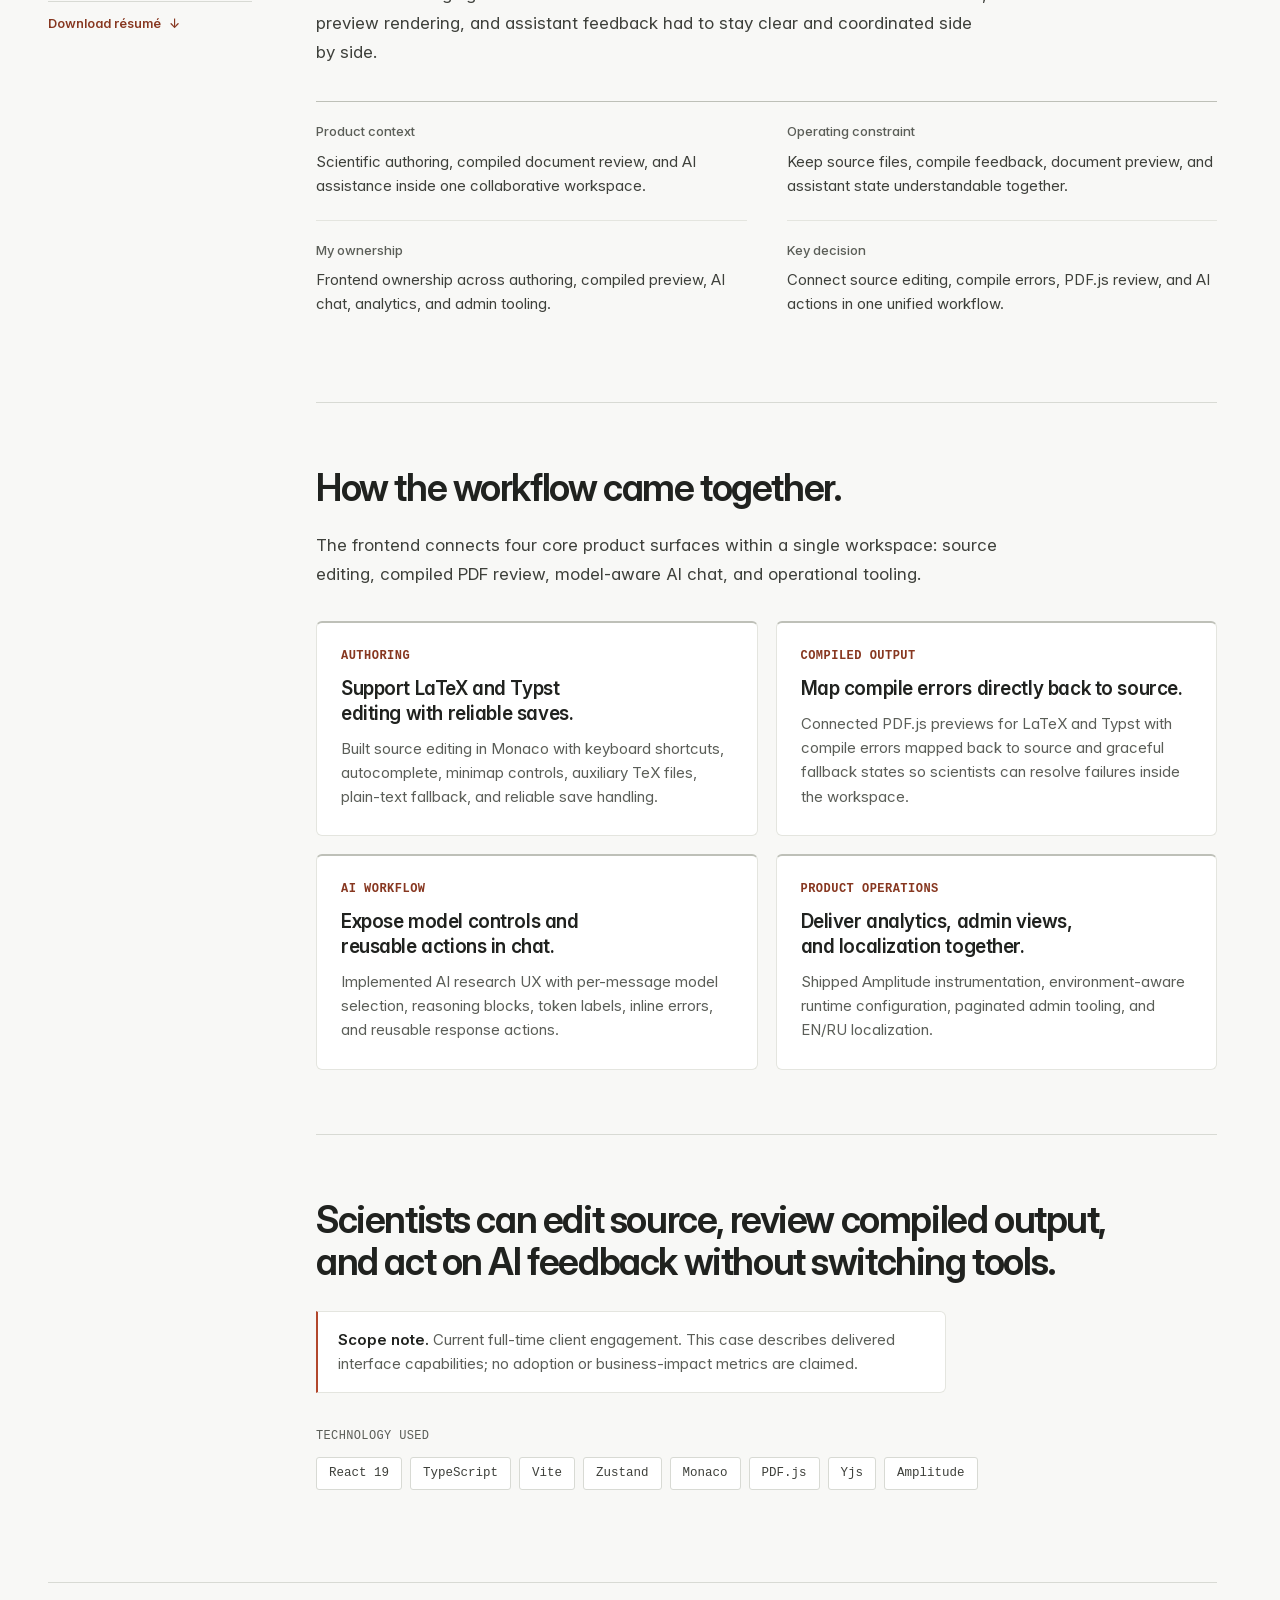
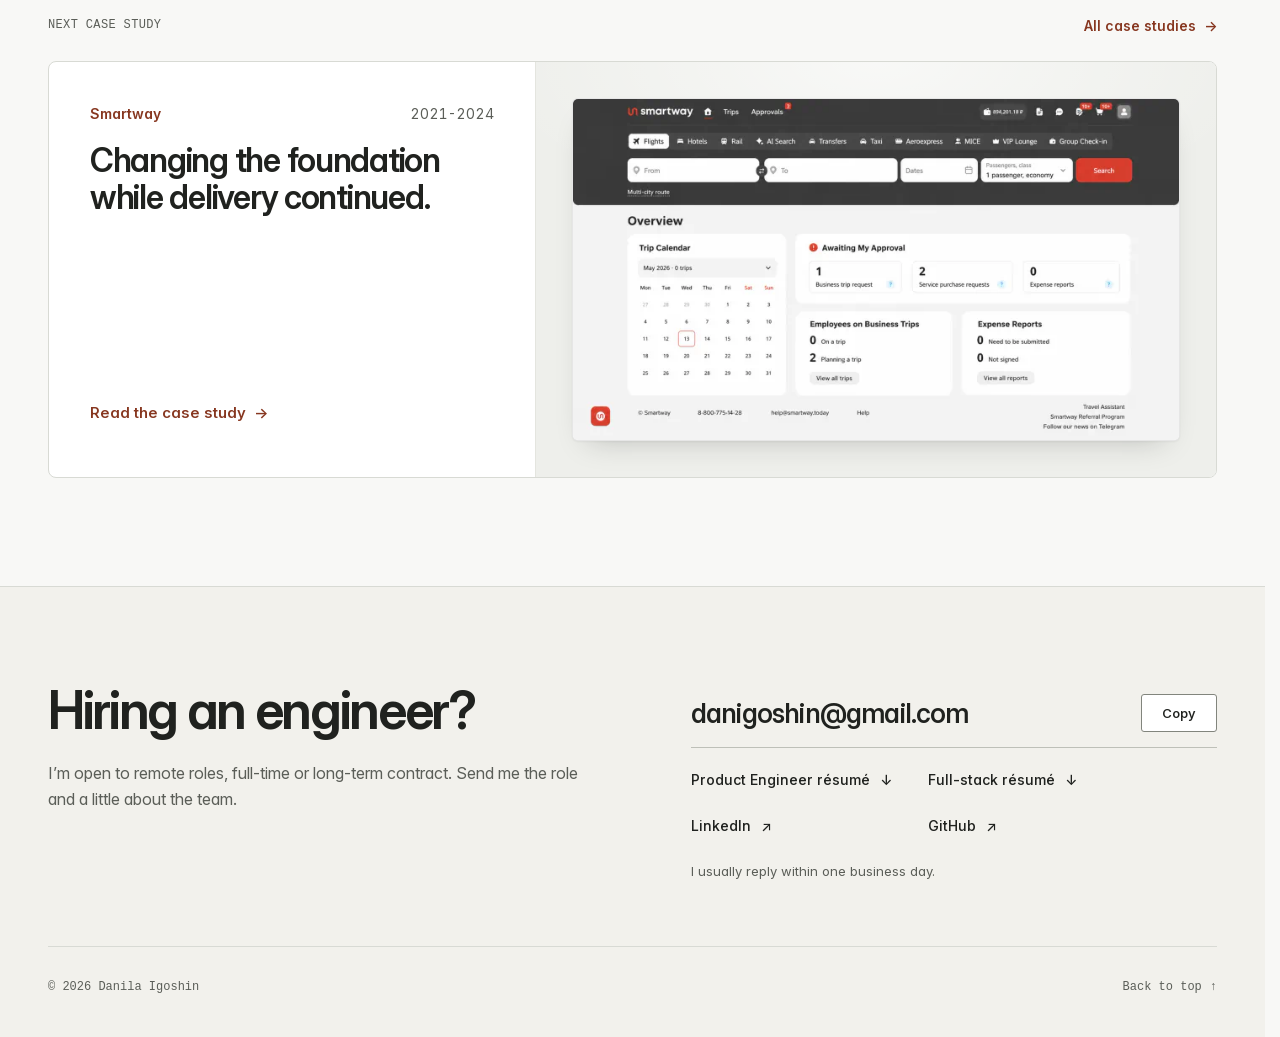
<file: case/research/index.html>
<!doctype html>
<html lang="en">
  <head>
    <meta charset="UTF-8" />
    <meta name="viewport" content="width=device-width, initial-scale=1.0" />
    <meta
      name="description"
      content="AI research workspace case study by Danila Igoshin: LaTeX and Typst source editing, compiled PDF review, AI chat workflows, analytics, and admin tools."
    />
    <meta name="theme-color" content="#f8f8f6" />
    <link rel="canonical" href="https://danilaigoshin.com/case/research/" />
    <meta property="og:site_name" content="Danila Igoshin" />
    <meta property="og:title" content="One workspace for scientific research — Danila Igoshin" />
    <meta property="og:description" content="Scientists can edit source, review compiled output, and act on AI feedback without switching tools." />
    <meta property="og:type" content="article" />
    <meta property="og:url" content="https://danilaigoshin.com/case/research/" />
    <meta property="og:image" content="https://danilaigoshin.com/public/ai4s.webp" />
    <meta property="og:image:alt" content="Scientific research workspace showing source editing, compiled document preview, and AI review" />
    <meta name="twitter:card" content="summary_large_image" />
    <title>AI research workspace case study — Danila Igoshin</title>
    <link rel="icon" href="/public/favicon.svg?v=20261119-di-optical" type="image/svg+xml" />
    <link rel="apple-touch-icon" href="/public/apple-touch-icon.png?v=20261119-di-optical" />
    <link rel="preload" href="/public/fonts/InterVariable.woff2" as="font" type="font/woff2" crossorigin />
    <link rel="stylesheet" href="/styles.css?v=20261121-ux" />
    <link rel="stylesheet" href="/case/styles.css?v=20261121-ux" />
    <script src="/script.js?v=20261126-gallery" defer></script>
    <script type="application/ld+json">
      {
        "@context": "https://schema.org",
        "@type": "Article",
        "headline": "One workspace for scientific research",
        "author": { "@type": "Person", "name": "Danila Igoshin", "url": "https://danilaigoshin.com/" },
        "dateModified": "2026-11-21",
        "mainEntityOfPage": "https://danilaigoshin.com/case/research/",
        "image": "https://danilaigoshin.com/public/ai4s.webp"
      }
    </script>
  </head>
  <body class="case-page">
    <a class="skip-link" href="#main-content">Skip to content</a>
    <div class="scroll-progress" aria-hidden="true"><span></span></div>

    <header class="site-header" data-header>
      <div class="nav-shell">
        <a class="brand" href="/" aria-label="D/I Danila Igoshin, Product Engineer, home">
          <img class="brand-mark" src="/public/favicon.svg?v=20261119-di-optical" width="42" height="42" alt="" aria-hidden="true" />
          <span class="brand-copy"><span class="brand-name">Danila Igoshin</span> <span class="brand-role">Product Engineer</span></span>
        </a>

        <a class="header-resume" href="/cv/">Résumé</a>

        <button
          class="menu-toggle"
          type="button"
          aria-expanded="false"
          aria-controls="site-navigation"
          aria-label="Open navigation"
          data-menu-toggle
        >
          <span></span><span></span>
        </button>

        <nav class="site-nav" id="site-navigation" aria-label="Primary navigation" data-nav>
          <div class="nav-panel" data-nav-panel>
            <a class="is-active" href="/#work" data-nav-link>Work</a>
            <a href="/#experience" data-nav-link>Experience</a>
            <a href="/#about" data-nav-link>About</a>
            <a class="nav-resume" href="/cv/">Résumé</a>
            <a class="nav-email" href="mailto:danigoshin@gmail.com">Email <span aria-hidden="true">↗</span></a>
            <div class="mobile-nav-utilities" role="group" aria-label="Quick links">
              <button type="button" data-copy-email="danigoshin@gmail.com"><span data-copy-label>Copy email</span><svg width="14" height="14" viewBox="0 0 16 16" fill="none" stroke="currentColor" stroke-width="1.6" stroke-linecap="round" stroke-linejoin="round" aria-hidden="true"><rect x="5" y="5" width="8.5" height="8.5" rx="1.2"></rect><path d="M11 5V3.5A1.2 1.2 0 0 0 9.8 2.3H3.5A1.2 1.2 0 0 0 2.3 3.5v6.3A1.2 1.2 0 0 0 3.5 11H5"></path></svg></button>
              <a href="/Danila_Igoshin_Product_Engineer_CV.pdf" download>Résumé PDF <span aria-hidden="true">↓</span></a>
              <a href="https://www.linkedin.com/in/developer-danila" target="_blank" rel="noopener noreferrer">
                LinkedIn <span aria-hidden="true">↗</span><span class="sr-only"> (opens in a new tab)</span>
              </a>
              <a href="https://github.com/danilaigoshin" target="_blank" rel="noopener noreferrer">
                GitHub <span aria-hidden="true">↗</span><span class="sr-only"> (opens in a new tab)</span>
              </a>
            </div>
          </div>
        </nav>

      </div>
    </header>

    <main class="case-main" id="main-content" tabindex="-1">
      <header class="case-hero section-shell" id="top" data-section>
        <div class="case-hero-copy">
          <a class="case-back" href="/case/"><span aria-hidden="true">←</span> All case studies</a>
          <p class="meta-line"><span>Morizo Digital</span><span>2026-present</span></p>
          <h1>One workspace for scientific research.</h1>
          <p class="case-deck">As senior frontend engineer, I built the interface scientists use to edit LaTeX or Typst, review the compiled PDF, and work with AI in one place. I also delivered analytics and admin tools.</p>
        </div>
        <figure class="case-cover media-frame">
          <a class="project-media-link" data-project-zoom data-lightbox-caption="Morizo Digital · AI research workspace in production" href="/public/ai4s.webp" aria-label="Enlarge the research workspace screenshot">
            <img src="/public/optimized/v1/ai4s-1440.webp" srcset="/public/optimized/v1/ai4s-720.webp 720w, /public/optimized/v1/ai4s-1080.webp 1080w, /public/optimized/v1/ai4s-1440.webp 1440w, /public/ai4s.webp 3024w" sizes="(max-width: 760px) calc(100vw - 78px), min(1160px, calc(100vw - 178px))" width="3024" height="1472" decoding="async" alt="Scientific research workspace showing source editing, compiled document preview, and AI review" />
            <span class="media-zoom" aria-hidden="true"><svg viewBox="0 0 24 24" fill="none" stroke="currentColor" stroke-width="1.6" stroke-linecap="round" stroke-linejoin="round" focusable="false"><path d="M14 4h6v6M10 20H4v-6M20 4l-6.5 6.5M4 20l6.5-6.5" /></svg></span>
          </a>
          <figcaption><span>AI research workspace in production</span><span class="case-cover-hint" aria-hidden="true">Click image to expand</span></figcaption>
        </figure>
        <aside class="case-glance" aria-label="Project facts">
          <dl class="fact-list">
            <div><dt>Role</dt><dd>Senior Frontend Engineer</dd></div>
            <div><dt>Period</dt><dd>Feb 2026 - present</dd></div>
            <div><dt>Product</dt><dd>AI research workspace</dd></div>
            <div><dt>Scope</dt><dd>Product frontend &amp; integrations</dd></div>
            <div><dt>Stack</dt><dd>React 19, TypeScript, Monaco, PDF.js, Yjs</dd></div>
          </dl>
        </aside>
        <div class="case-outcomes" data-stats="0" role="group" aria-label="Outcomes">
          <div class="shipped">
            <h2>Delivered in the product</h2>
            <ul>
              <li>Source editing with autocomplete and reliable saves</li>
              <li>PDF preview for LaTeX and Typst</li>
              <li>Compile errors mapped back to source</li>
              <li>AI chat with per-message model selection</li>
              <li>Amplitude instrumentation and admin data</li>
              <li>EN/RU localization</li>
            </ul>
            <p class="shipped-note">Current full-time client engagement. No adoption or business-impact metrics are claimed.</p>
          </div>
        </div>
      </header>

      <div class="case-body section-shell">
        <nav class="case-toc" aria-label="On this page">
          <p>On this page</p>
          <a href="#context" data-nav-link>Problem &amp; ownership</a>
          <a href="#implementation" data-nav-link>Implementation</a>
          <a href="#result" data-nav-link>Result &amp; stack</a>
          <a class="case-toc-resume" href="/Danila_Igoshin_Product_Engineer_CV.pdf" download>Download résumé <span aria-hidden="true">↓</span></a>
        </nav>
        <article class="case-article">
          <section class="case-section reveal" id="context" aria-labelledby="context-title" data-section>
            <p class="case-label">Problem &amp; ownership</p>
            <h2 id="context-title">One workspace for authoring, compilation, and AI review.</h2>
            <p>Scientific writing spans source files, compilation diagnostics, PDF inspection, and AI assistance. Bringing those tasks into one collaborative interface meant editor state, preview rendering, and assistant feedback had to stay clear and coordinated side by side.</p>
            <dl class="case-brief">
              <div><dt>Product context</dt><dd>Scientific authoring, compiled document review, and AI assistance inside one collaborative workspace.</dd></div>
              <div><dt>Operating constraint</dt><dd>Keep source files, compile feedback, document preview, and assistant state understandable together.</dd></div>
              <div><dt>My ownership</dt><dd>Frontend ownership across authoring, compiled preview, AI chat, analytics, and admin tooling.</dd></div>
              <div><dt>Key decision</dt><dd>Connect source editing, compile errors, PDF.js review, and AI actions in one unified workflow.</dd></div>
            </dl>
          </section>
          <section class="case-section reveal" id="implementation" aria-labelledby="implementation-title" data-section>
            <p class="case-label">Implementation</p>
            <h2 id="implementation-title">How the workflow came together.</h2>
            <p>The frontend connects four core product surfaces within a single workspace: source editing, compiled PDF review, model-aware AI chat, and operational tooling.</p>
            <div class="case-decisions">
              <article class="case-decision">
                <span>Authoring</span>
                <h3>Support LaTeX and Typst editing with reliable saves.</h3>
                <p>Built source editing in Monaco with keyboard shortcuts, autocomplete, minimap controls, auxiliary TeX files, plain-text fallback, and reliable save handling.</p>
              </article>
              <article class="case-decision">
                <span>Compiled output</span>
                <h3>Map compile errors directly back to source.</h3>
                <p>Connected PDF.js previews for LaTeX and Typst with compile errors mapped back to source and graceful fallback states so scientists can resolve failures inside the workspace.</p>
              </article>
              <article class="case-decision">
                <span>AI workflow</span>
                <h3>Expose model controls and reusable actions in chat.</h3>
                <p>Implemented AI research UX with per-message model selection, reasoning blocks, token labels, inline errors, and reusable response actions.</p>
              </article>
              <article class="case-decision">
                <span>Product operations</span>
                <h3>Deliver analytics, admin views, and localization together.</h3>
                <p>Shipped Amplitude instrumentation, environment-aware runtime configuration, paginated admin tooling, and EN/RU localization.</p>
              </article>
            </div>
          </section>
          <section class="case-section reveal" id="result" aria-labelledby="result-title" data-section>
            <p class="case-label">Result &amp; stack</p>
            <h2 id="result-title">Scientists can edit source, review compiled output, and act on AI feedback without switching tools.</h2>
            <p class="case-note"><strong>Scope note.</strong> Current full-time client engagement. This case describes delivered interface capabilities; no adoption or business-impact metrics are claimed.</p>
            <p class="case-stack-label">Technology used</p>
            <ul class="case-stack" aria-label="Technology stack"><li>React 19</li><li>TypeScript</li><li>Vite</li><li>Zustand</li><li>Monaco</li><li>PDF.js</li><li>Yjs</li><li>Amplitude</li></ul>
          </section>
        </article>
      </div>

      <nav class="case-next section-shell reveal" aria-label="More case studies">
        <div class="case-next-head">
          <p class="case-next-label">Next case study</p>
          <a class="arrow-link case-next-all" href="/case/">All case studies <span aria-hidden="true">→</span></a>
        </div>
        <a href="/case/smartway/">
          <span class="case-next-copy">
            <span class="meta-line"><span>Smartway</span><span>2021-2024</span></span>
            <span class="case-next-title">Changing the foundation while delivery continued.</span>
            <span class="arrow-link">Read the case study <span aria-hidden="true">→</span></span>
          </span>
          <span class="media-frame"><img src="/public/optimized/v1/smartway-720.webp" srcset="/public/optimized/v1/smartway-720.webp 720w, /public/optimized/v1/smartway-1080.webp 1080w" sizes="(max-width: 900px) calc(100vw - 78px), 600px" width="1672" height="941" loading="lazy" decoding="async" alt="Smartway corporate travel dashboard" /></span>
        </a>
      </nav>
    </main>

    <div class="page-finale">
      <section class="site-contact section-shell" id="contact" aria-labelledby="contact-title">
        <div class="contact-intro">
          <h2 id="contact-title">Hiring an engineer?</h2>
          <p>I’m open to remote roles, full-time or long-term contract. Send me the role and a little about the team.</p>
        </div>
        <div class="contact-action">
          <div class="contact-email-row"><a href="mailto:danigoshin@gmail.com">danigoshin@gmail.com</a><button type="button" data-copy-email aria-label="Copy email address" aria-controls="copy-status">Copy</button></div>
          <nav class="contact-links" aria-label="Contact and résumé links">
            <a href="/Danila_Igoshin_Product_Engineer_CV.pdf" download><span class="contact-link-label">Product Engineer résumé<span class="sr-only"> (PDF)</span></span><span aria-hidden="true">↓</span></a>
            <a href="/Danila_Igoshin_Full_Stack_Engineer_CV.pdf" download><span class="contact-link-label">Full-stack résumé<span class="sr-only"> (PDF)</span></span><span aria-hidden="true">↓</span></a>
            <a href="https://www.linkedin.com/in/developer-danila" target="_blank" rel="noopener noreferrer"><span class="contact-link-label">LinkedIn</span><span aria-hidden="true">↗</span><span class="sr-only"> (opens in a new tab)</span></a>
            <a href="https://github.com/danilaigoshin" target="_blank" rel="noopener noreferrer"><span class="contact-link-label">GitHub</span><span aria-hidden="true">↗</span><span class="sr-only"> (opens in a new tab)</span></a>
          </nav>
          <p class="contact-response">I usually reply within one business day.</p>
        </div>
      </section>
      <footer class="footer section-shell"><p>© <span data-year>2026</span> Danila Igoshin</p><a href="#top">Back to top <span aria-hidden="true">↑</span></a></footer>
    </div>

    <div
      class="copy-toast"
      id="copy-status"
      role="status"
      aria-live="polite"
      aria-atomic="true"
      data-copy-toast
    ></div>

    <dialog
      class="project-lightbox"
      aria-label="Project image viewer"
      aria-describedby="project-lightbox-caption"
      data-project-lightbox
    >
      <div class="project-lightbox-shell">
        <button
          class="project-lightbox-close"
          type="button"
          aria-label="Close full-size image"
          data-project-lightbox-close
        >
          <span>Close</span><span aria-hidden="true">×</span>
        </button>
        <figure>
          <img alt="" data-project-lightbox-image />
          <figcaption id="project-lightbox-caption" data-project-lightbox-caption></figcaption>
        </figure>
      </div>
    </dialog>
  </body>
</html>
</file>
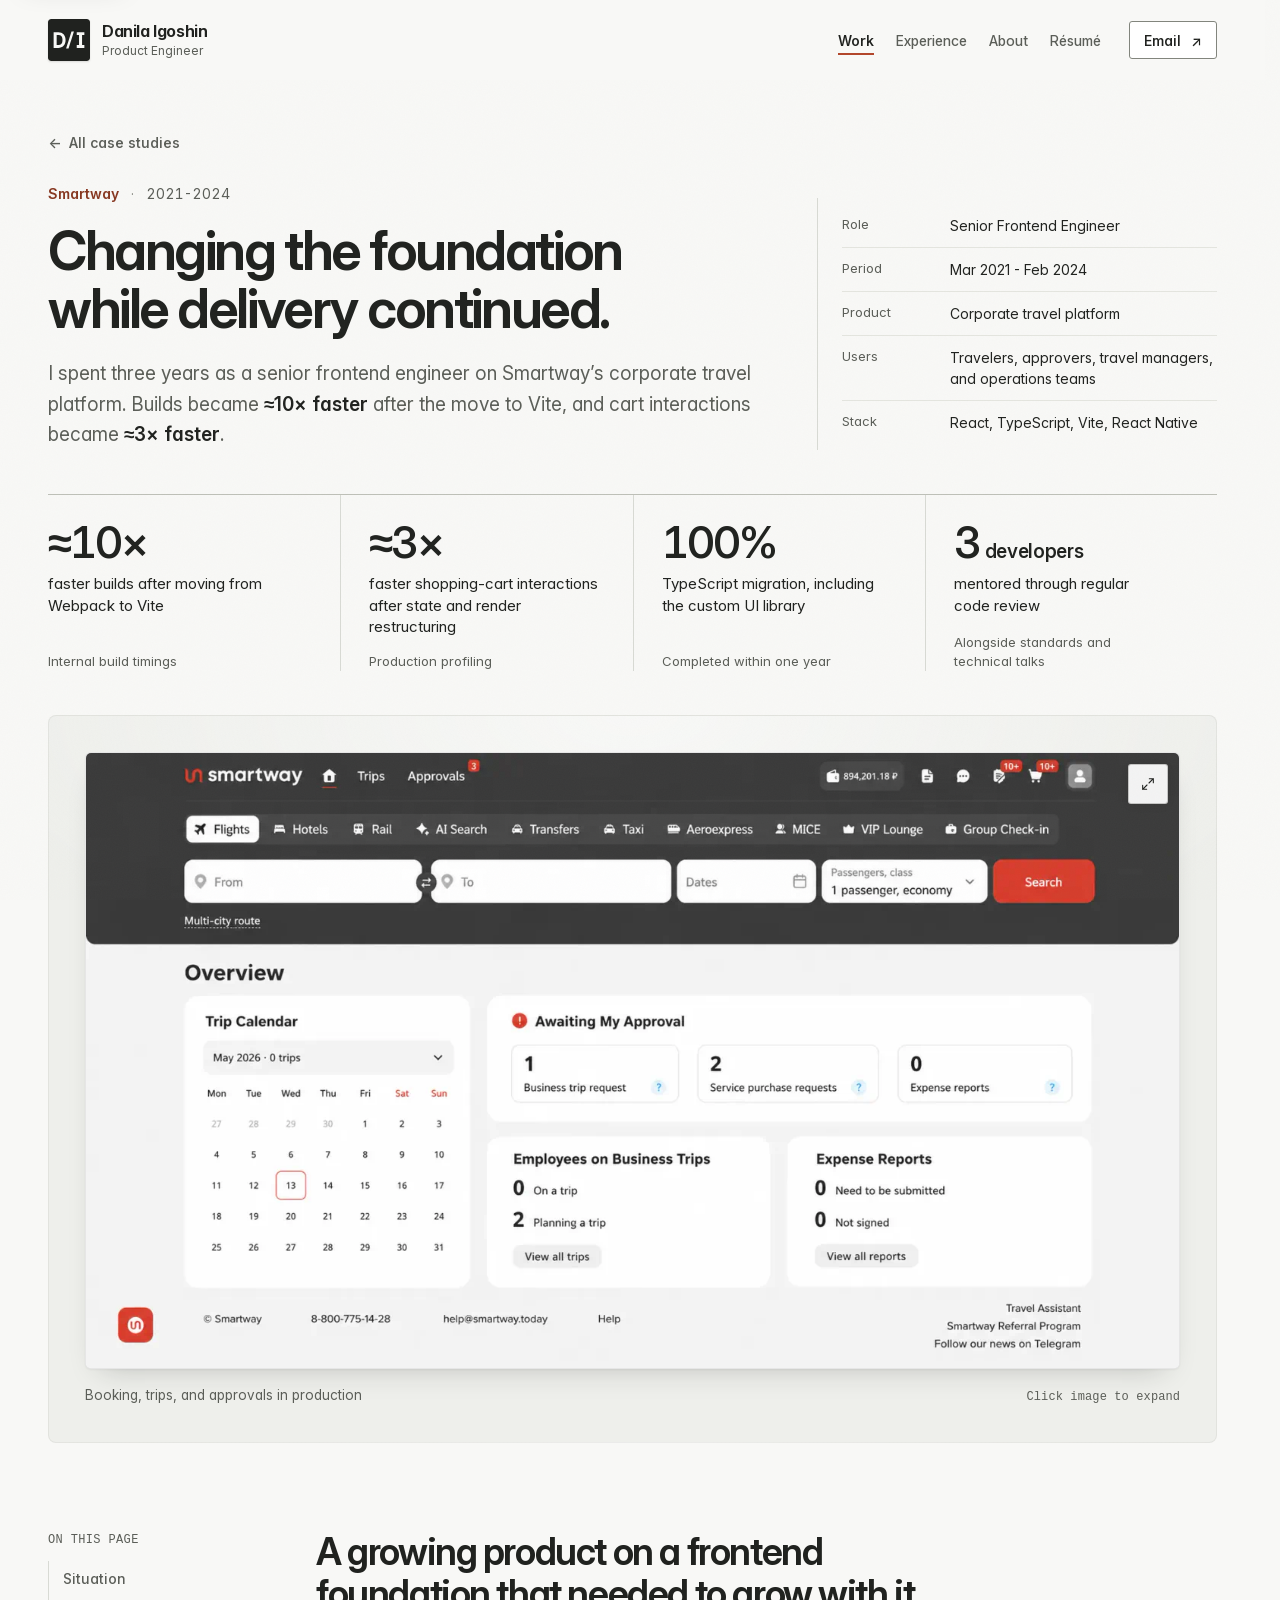
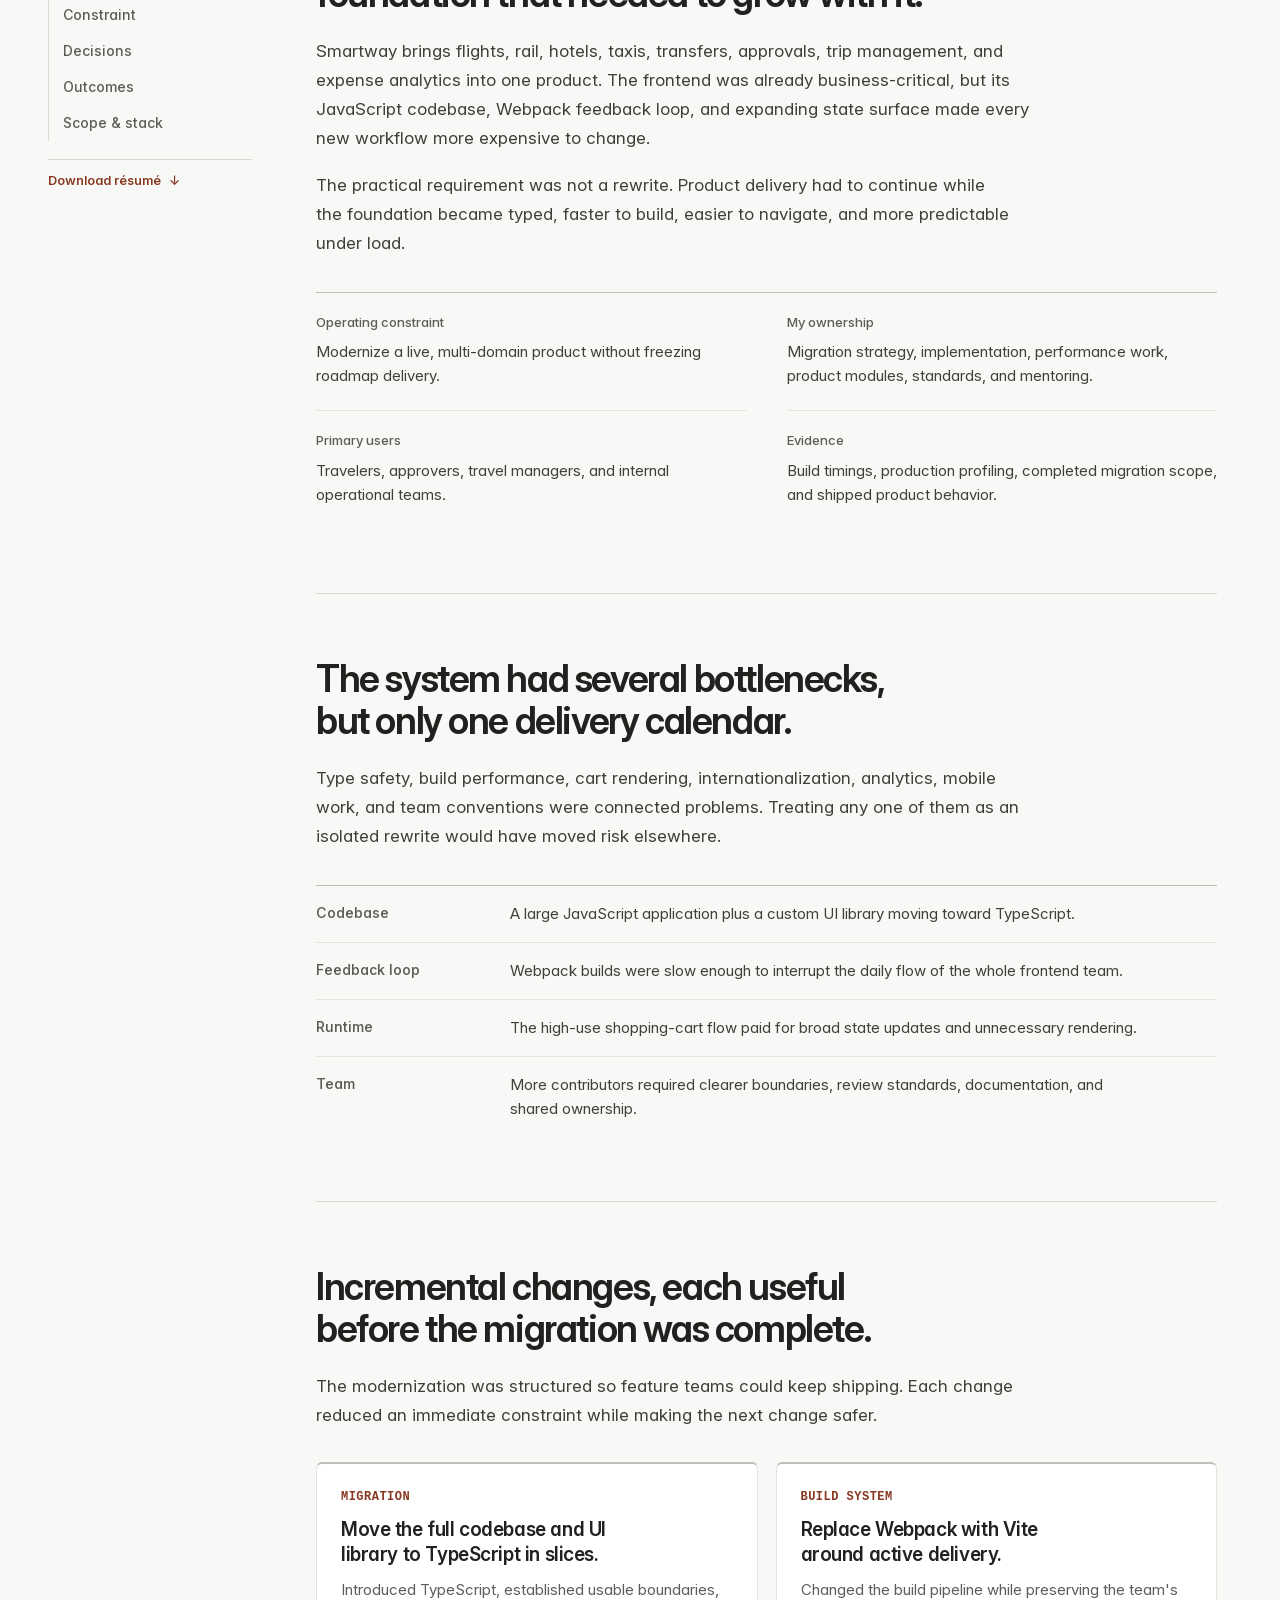
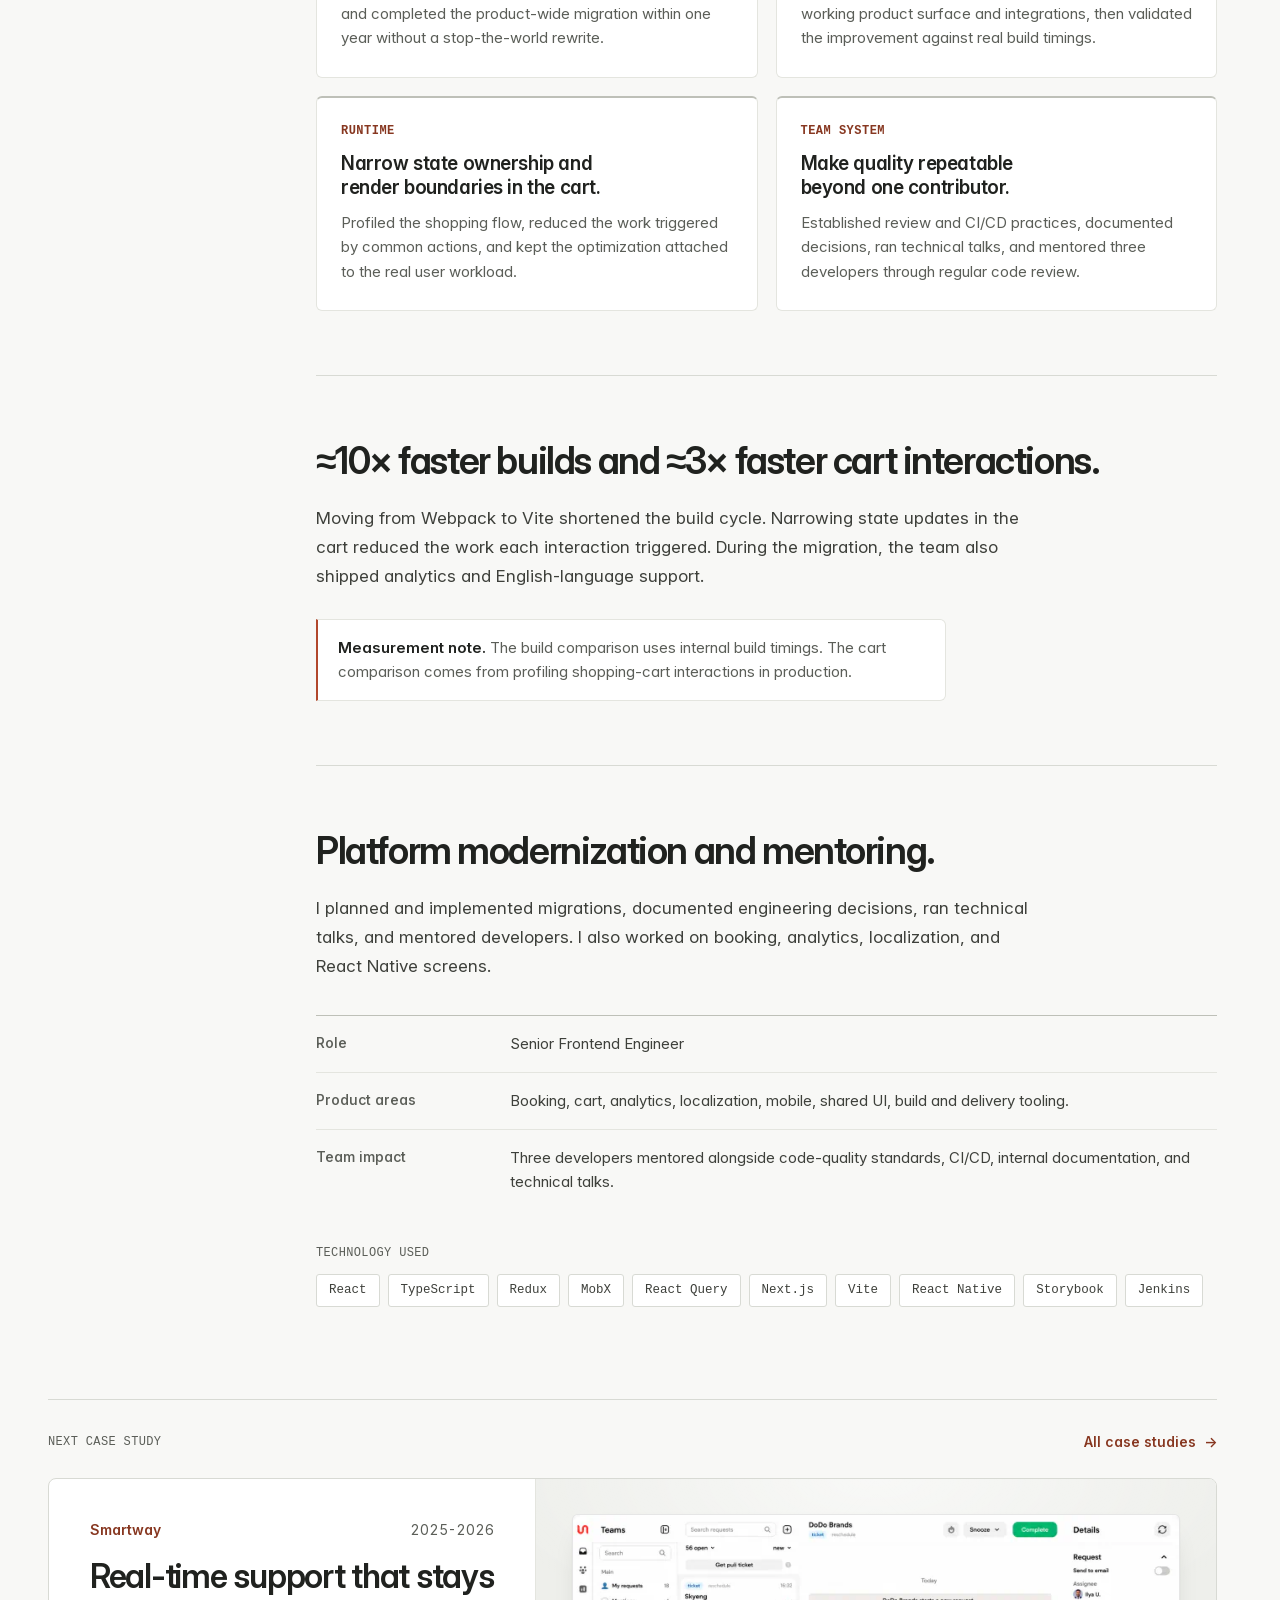
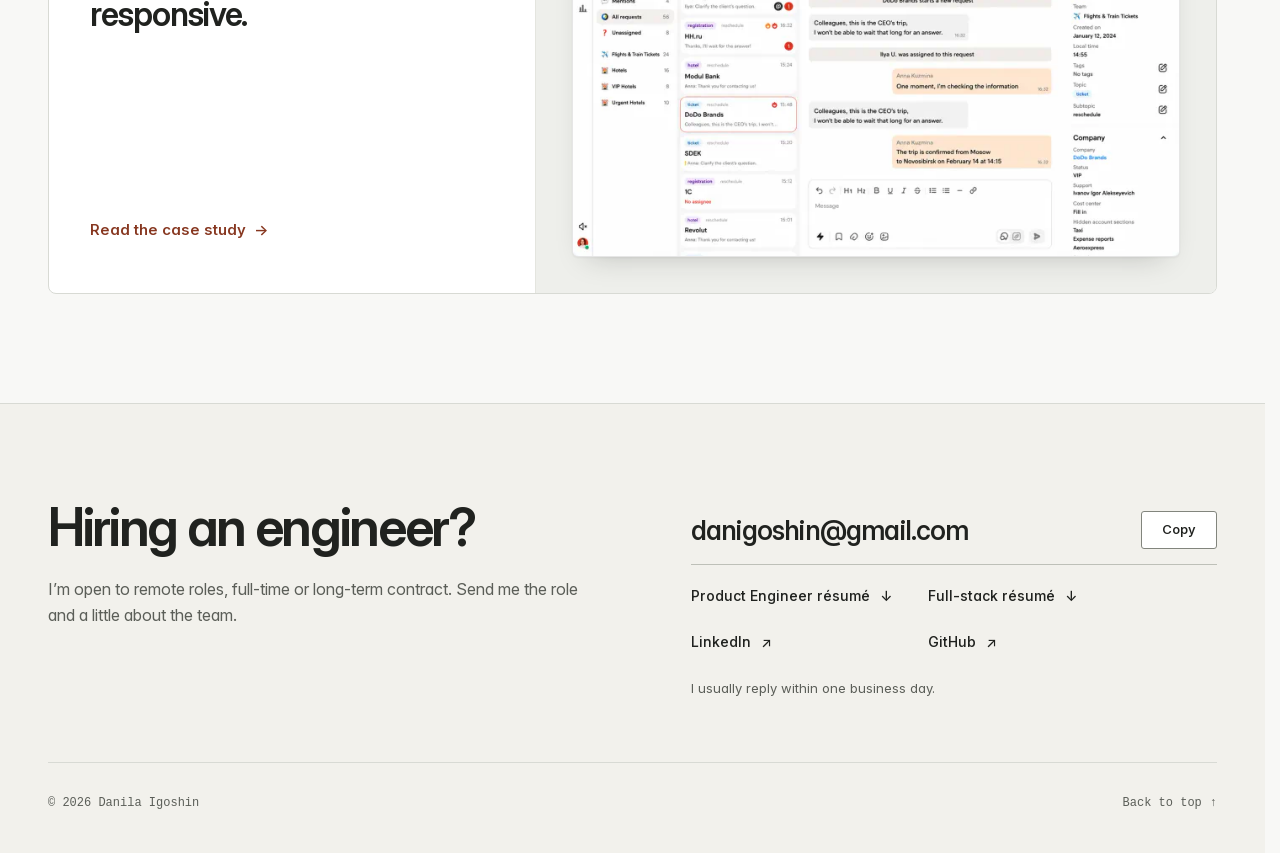
<file: case/smartway/index.html>
<!doctype html>
<html lang="en">
  <head>
    <meta charset="UTF-8" />
    <meta name="viewport" content="width=device-width, initial-scale=1.0" />
    <meta
      name="description"
      content="Danila Igoshin modernized a travel platform as a Senior Frontend Engineer at Smartway. Builds became ≈10× faster and cart interactions ≈3× faster."
    />
    <meta name="theme-color" content="#f8f8f6" />
    <link rel="canonical" href="https://danilaigoshin.com/case/smartway/" />
    <meta property="og:site_name" content="Danila Igoshin" />
    <meta property="og:title" content="Modernizing Smartway without stopping delivery" />
    <meta property="og:description" content="A three-year frontend modernization: TypeScript, Vite, runtime performance, analytics, and team practices." />
    <meta property="og:type" content="article" />
    <meta property="og:url" content="https://danilaigoshin.com/case/smartway/" />
    <meta property="og:image" content="https://danilaigoshin.com/public/og-smartway.png?v=20261126" />
    <meta property="og:image:type" content="image/png" />
    <meta property="og:image:width" content="2400" />
    <meta property="og:image:height" content="1260" />
    <meta property="og:image:alt" content="Smartway corporate travel dashboard. Case study by Danila Igoshin, Product Engineer. About 10× faster builds and 3× faster cart interactions." />
    <meta name="twitter:card" content="summary_large_image" />
    <title>Smartway case study — Danila Igoshin</title>
    <link rel="icon" href="/public/favicon.svg?v=20261119-di-optical" type="image/svg+xml" />
    <link rel="apple-touch-icon" href="/public/apple-touch-icon.png?v=20261119-di-optical" />
    <link rel="preload" href="/public/fonts/InterVariable.woff2" as="font" type="font/woff2" crossorigin />
    <link rel="stylesheet" href="/styles.css?v=20261121-ux" />
    <link rel="stylesheet" href="/case/styles.css?v=20261121-ux" />
    <script src="/script.js?v=20261126-gallery" defer></script>
    <script type="application/ld+json">
      {
        "@context": "https://schema.org",
        "@type": "Article",
        "headline": "Modernizing a corporate travel platform without stopping delivery",
        "author": { "@type": "Person", "name": "Danila Igoshin", "url": "https://danilaigoshin.com/" },
        "dateModified": "2026-11-26",
        "mainEntityOfPage": "https://danilaigoshin.com/case/smartway/",
        "image": "https://danilaigoshin.com/public/og-smartway.png?v=20261126"
      }
    </script>
  </head>
  <body class="case-page">
    <a class="skip-link" href="#main-content">Skip to content</a>
    <div class="scroll-progress" aria-hidden="true"><span></span></div>

    <header class="site-header" data-header>
      <div class="nav-shell">
        <a class="brand" href="/" aria-label="D/I Danila Igoshin, Product Engineer, home">
          <img class="brand-mark" src="/public/favicon.svg?v=20261119-di-optical" width="42" height="42" alt="" aria-hidden="true" />
          <span class="brand-copy"><span class="brand-name">Danila Igoshin</span> <span class="brand-role">Product Engineer</span></span>
        </a>

        <a class="header-resume" href="/cv/">Résumé</a>

        <button
          class="menu-toggle"
          type="button"
          aria-expanded="false"
          aria-controls="site-navigation"
          aria-label="Open navigation"
          data-menu-toggle
        >
          <span></span><span></span>
        </button>

        <nav class="site-nav" id="site-navigation" aria-label="Primary navigation" data-nav>
          <div class="nav-panel" data-nav-panel>
            <a class="is-active" href="/#work" data-nav-link>Work</a>
            <a href="/#experience" data-nav-link>Experience</a>
            <a href="/#about" data-nav-link>About</a>
            <a class="nav-resume" href="/cv/">Résumé</a>
            <a class="nav-email" href="mailto:danigoshin@gmail.com">Email <span aria-hidden="true">↗</span></a>
            <div class="mobile-nav-utilities" role="group" aria-label="Quick links">
              <button type="button" data-copy-email="danigoshin@gmail.com"><span data-copy-label>Copy email</span><svg width="14" height="14" viewBox="0 0 16 16" fill="none" stroke="currentColor" stroke-width="1.6" stroke-linecap="round" stroke-linejoin="round" aria-hidden="true"><rect x="5" y="5" width="8.5" height="8.5" rx="1.2"></rect><path d="M11 5V3.5A1.2 1.2 0 0 0 9.8 2.3H3.5A1.2 1.2 0 0 0 2.3 3.5v6.3A1.2 1.2 0 0 0 3.5 11H5"></path></svg></button>
              <a href="/Danila_Igoshin_Product_Engineer_CV.pdf" download>Résumé PDF <span aria-hidden="true">↓</span></a>
              <a href="https://www.linkedin.com/in/developer-danila" target="_blank" rel="noopener noreferrer">
                LinkedIn <span aria-hidden="true">↗</span><span class="sr-only"> (opens in a new tab)</span>
              </a>
              <a href="https://github.com/danilaigoshin" target="_blank" rel="noopener noreferrer">
                GitHub <span aria-hidden="true">↗</span><span class="sr-only"> (opens in a new tab)</span>
              </a>
            </div>
          </div>
        </nav>

      </div>
    </header>

    <main class="case-main" id="main-content" tabindex="-1">
      <header class="case-hero section-shell" id="top" data-section>
        <div class="case-hero-copy">
          <a class="case-back" href="/case/"><span aria-hidden="true">←</span> All case studies</a>
          <p class="meta-line"><span>Smartway</span><span>2021-2024</span></p>
          <h1>Changing the foundation while delivery continued.</h1>
          <p class="case-deck">I spent three years as a senior frontend engineer on Smartway’s corporate travel platform. Builds became <strong>≈10× faster</strong> after the move to Vite, and cart interactions became <strong>≈3× faster</strong>.</p>
        </div>
        <figure class="case-cover media-frame">
          <a class="project-media-link" data-project-zoom data-lightbox-caption="Smartway · booking, trips, and approvals in production" href="/public/smartway.webp" aria-label="Enlarge the Smartway product screenshot">
            <img src="/public/optimized/v1/smartway-1440.webp" srcset="/public/optimized/v1/smartway-720.webp 720w, /public/optimized/v1/smartway-1080.webp 1080w, /public/optimized/v1/smartway-1440.webp 1440w, /public/smartway.webp 1672w" sizes="(max-width: 760px) calc(100vw - 78px), min(1160px, calc(100vw - 178px))" width="1672" height="941" decoding="async" alt="Smartway corporate travel dashboard with booking search, approvals, and trip overview" />
            <span class="media-zoom" aria-hidden="true"><svg viewBox="0 0 24 24" fill="none" stroke="currentColor" stroke-width="1.6" stroke-linecap="round" stroke-linejoin="round" focusable="false"><path d="M14 4h6v6M10 20H4v-6M20 4l-6.5 6.5M4 20l6.5-6.5" /></svg></span>
          </a>
          <figcaption><span>Booking, trips, and approvals in production</span><span class="case-cover-hint" aria-hidden="true">Click image to expand</span></figcaption>
        </figure>
        <aside class="case-glance" aria-label="Project facts">
          <dl class="fact-list">
            <div><dt>Role</dt><dd>Senior Frontend Engineer</dd></div>
            <div><dt>Period</dt><dd>Mar 2021 - Feb 2024</dd></div>
            <div><dt>Product</dt><dd>Corporate travel platform</dd></div>
            <div><dt>Users</dt><dd>Travelers, approvers, travel managers, and operations teams</dd></div>
            <div><dt>Stack</dt><dd>React, TypeScript, Vite, React Native</dd></div>
          </dl>
        </aside>
        <div class="case-outcomes" data-stats="4" role="group" aria-label="Outcomes">
          <div class="stat"><strong>≈10×</strong><p>faster builds after moving from Webpack to Vite</p><p class="stat-source">Internal build timings</p></div>
          <div class="stat"><strong>≈3×</strong><p>faster shopping-cart interactions after state and render restructuring</p><p class="stat-source">Production profiling</p></div>
          <div class="stat"><strong>100%</strong><p>TypeScript migration, including the custom UI library</p><p class="stat-source">Completed within one year</p></div>
          <div class="stat"><strong>3<small> developers</small></strong><p>mentored through regular code review</p><p class="stat-source">Alongside standards and technical talks</p></div>
        </div>
      </header>

      <div class="case-body section-shell">
        <nav class="case-toc" aria-label="On this page">
          <p>On this page</p>
          <a href="#situation" data-nav-link>Situation</a>
          <a href="#constraint" data-nav-link>Constraint</a>
          <a href="#decisions" data-nav-link>Decisions</a>
          <a href="#outcomes" data-nav-link>Outcomes</a>
          <a href="#scope" data-nav-link>Scope &amp; stack</a>
          <a class="case-toc-resume" href="/Danila_Igoshin_Product_Engineer_CV.pdf" download>Download résumé <span aria-hidden="true">↓</span></a>
        </nav>
        <article class="case-article">
          <section class="case-section reveal" id="situation" aria-labelledby="situation-title" data-section>
            <p class="case-label">Situation</p>
            <h2 id="situation-title">A growing product on a frontend foundation that needed to grow with it.</h2>
            <p>Smartway brings flights, rail, hotels, taxis, transfers, approvals, trip management, and expense analytics into one product. The frontend was already business-critical, but its JavaScript codebase, Webpack feedback loop, and expanding state surface made every new workflow more expensive to change.</p>
            <p>The practical requirement was not a rewrite. Product delivery had to continue while the foundation became typed, faster to build, easier to navigate, and more predictable under load.</p>
            <dl class="case-brief">
              <div><dt>Operating constraint</dt><dd>Modernize a live, multi-domain product without freezing roadmap delivery.</dd></div>
              <div><dt>My ownership</dt><dd>Migration strategy, implementation, performance work, product modules, standards, and mentoring.</dd></div>
              <div><dt>Primary users</dt><dd>Travelers, approvers, travel managers, and internal operational teams.</dd></div>
              <div><dt>Evidence</dt><dd>Build timings, production profiling, completed migration scope, and shipped product behavior.</dd></div>
            </dl>
          </section>
          <section class="case-section reveal" id="constraint" aria-labelledby="constraint-title" data-section>
            <p class="case-label">Constraint</p>
            <h2 id="constraint-title">The system had several bottlenecks, but only one delivery calendar.</h2>
            <p>Type safety, build performance, cart rendering, internationalization, analytics, mobile work, and team conventions were connected problems. Treating any one of them as an isolated rewrite would have moved risk elsewhere.</p>
            <dl class="fact-list case-facts">
              <div><dt>Codebase</dt><dd>A large JavaScript application plus a custom UI library moving toward TypeScript.</dd></div>
              <div><dt>Feedback loop</dt><dd>Webpack builds were slow enough to interrupt the daily flow of the whole frontend team.</dd></div>
              <div><dt>Runtime</dt><dd>The high-use shopping-cart flow paid for broad state updates and unnecessary rendering.</dd></div>
              <div><dt>Team</dt><dd>More contributors required clearer boundaries, review standards, documentation, and shared ownership.</dd></div>
            </dl>
          </section>
          <section class="case-section reveal" id="decisions" aria-labelledby="decisions-title" data-section>
            <p class="case-label">Decisions</p>
            <h2 id="decisions-title">Incremental changes, each useful before the migration was complete.</h2>
            <p>The modernization was structured so feature teams could keep shipping. Each change reduced an immediate constraint while making the next change safer.</p>
            <div class="case-decisions">
              <article class="case-decision">
                <span>Migration</span>
                <h3>Move the full codebase and UI library to TypeScript in slices.</h3>
                <p>Introduced TypeScript, established usable boundaries, and completed the product-wide migration within one year without a stop-the-world rewrite.</p>
              </article>
              <article class="case-decision">
                <span>Build system</span>
                <h3>Replace Webpack with Vite around active delivery.</h3>
                <p>Changed the build pipeline while preserving the team's working product surface and integrations, then validated the improvement against real build timings.</p>
              </article>
              <article class="case-decision">
                <span>Runtime</span>
                <h3>Narrow state ownership and render boundaries in the cart.</h3>
                <p>Profiled the shopping flow, reduced the work triggered by common actions, and kept the optimization attached to the real user workload.</p>
              </article>
              <article class="case-decision">
                <span>Team system</span>
                <h3>Make quality repeatable beyond one contributor.</h3>
                <p>Established review and CI/CD practices, documented decisions, ran technical talks, and mentored three developers through regular code review.</p>
              </article>
            </div>
          </section>
          <section class="case-section reveal" id="outcomes" aria-labelledby="outcomes-title" data-section>
            <p class="case-label">Outcomes</p>
            <h2 id="outcomes-title">≈10× faster builds and ≈3× faster cart interactions.</h2>
            <p>Moving from Webpack to Vite shortened the build cycle. Narrowing state updates in the cart reduced the work each interaction triggered. During the migration, the team also shipped analytics and English-language support.</p>
            <p class="case-note"><strong>Measurement note.</strong> The build comparison uses internal build timings. The cart comparison comes from profiling shopping-cart interactions in production.</p>
          </section>
          <section class="case-section reveal" id="scope" aria-labelledby="scope-title" data-section>
            <p class="case-label">Scope &amp; stack</p>
            <h2 id="scope-title">Platform modernization and mentoring.</h2>
            <p>I planned and implemented migrations, documented engineering decisions, ran technical talks, and mentored developers. I also worked on booking, analytics, localization, and React Native screens.</p>
            <dl class="fact-list case-facts">
              <div><dt>Role</dt><dd>Senior Frontend Engineer</dd></div>
              <div><dt>Product areas</dt><dd>Booking, cart, analytics, localization, mobile, shared UI, build and delivery tooling.</dd></div>
              <div><dt>Team impact</dt><dd>Three developers mentored alongside code-quality standards, CI/CD, internal documentation, and technical talks.</dd></div>
            </dl>
            <p class="case-stack-label">Technology used</p>
            <ul class="case-stack" aria-label="Technology stack"><li>React</li><li>TypeScript</li><li>Redux</li><li>MobX</li><li>React Query</li><li>Next.js</li><li>Vite</li><li>React Native</li><li>Storybook</li><li>Jenkins</li></ul>
          </section>
        </article>
      </div>

      <nav class="case-next section-shell reveal" aria-label="More case studies">
        <div class="case-next-head">
          <p class="case-next-label">Next case study</p>
          <a class="arrow-link case-next-all" href="/case/">All case studies <span aria-hidden="true">→</span></a>
        </div>
        <a href="/case/support/">
          <span class="case-next-copy">
            <span class="meta-line"><span>Smartway</span><span>2025-2026</span></span>
            <span class="case-next-title">Real-time support that stays responsive.</span>
            <span class="arrow-link">Read the case study <span aria-hidden="true">→</span></span>
          </span>
          <span class="media-frame"><img src="/public/optimized/v1/chat-720.webp" srcset="/public/optimized/v1/chat-720.webp 720w, /public/optimized/v1/chat-1080.webp 1080w" sizes="(max-width: 900px) calc(100vw - 78px), 600px" width="1672" height="941" loading="lazy" decoding="async" alt="Support workspace with a ticket queue and conversation" /></span>
        </a>
      </nav>
    </main>

    <div class="page-finale">
      <section class="site-contact section-shell" id="contact" aria-labelledby="contact-title">
        <div class="contact-intro">
          <h2 id="contact-title">Hiring an engineer?</h2>
          <p>I’m open to remote roles, full-time or long-term contract. Send me the role and a little about the team.</p>
        </div>
        <div class="contact-action">
          <div class="contact-email-row"><a href="mailto:danigoshin@gmail.com">danigoshin@gmail.com</a><button type="button" data-copy-email aria-label="Copy email address" aria-controls="copy-status">Copy</button></div>
          <nav class="contact-links" aria-label="Contact and résumé links">
            <a href="/Danila_Igoshin_Product_Engineer_CV.pdf" download><span class="contact-link-label">Product Engineer résumé<span class="sr-only"> (PDF)</span></span><span aria-hidden="true">↓</span></a>
            <a href="/Danila_Igoshin_Full_Stack_Engineer_CV.pdf" download><span class="contact-link-label">Full-stack résumé<span class="sr-only"> (PDF)</span></span><span aria-hidden="true">↓</span></a>
            <a href="https://www.linkedin.com/in/developer-danila" target="_blank" rel="noopener noreferrer"><span class="contact-link-label">LinkedIn</span><span aria-hidden="true">↗</span><span class="sr-only"> (opens in a new tab)</span></a>
            <a href="https://github.com/danilaigoshin" target="_blank" rel="noopener noreferrer"><span class="contact-link-label">GitHub</span><span aria-hidden="true">↗</span><span class="sr-only"> (opens in a new tab)</span></a>
          </nav>
          <p class="contact-response">I usually reply within one business day.</p>
        </div>
      </section>
      <footer class="footer section-shell"><p>© <span data-year>2026</span> Danila Igoshin</p><a href="#top">Back to top <span aria-hidden="true">↑</span></a></footer>
    </div>

    <div
      class="copy-toast"
      id="copy-status"
      role="status"
      aria-live="polite"
      aria-atomic="true"
      data-copy-toast
    ></div>

    <dialog
      class="project-lightbox"
      aria-label="Project image viewer"
      aria-describedby="project-lightbox-caption"
      data-project-lightbox
    >
      <div class="project-lightbox-shell">
        <button
          class="project-lightbox-close"
          type="button"
          aria-label="Close full-size image"
          data-project-lightbox-close
        >
          <span>Close</span><span aria-hidden="true">×</span>
        </button>
        <figure>
          <img alt="" data-project-lightbox-image />
          <figcaption id="project-lightbox-caption" data-project-lightbox-caption></figcaption>
        </figure>
      </div>
    </dialog>
  </body>
</html>
</file>
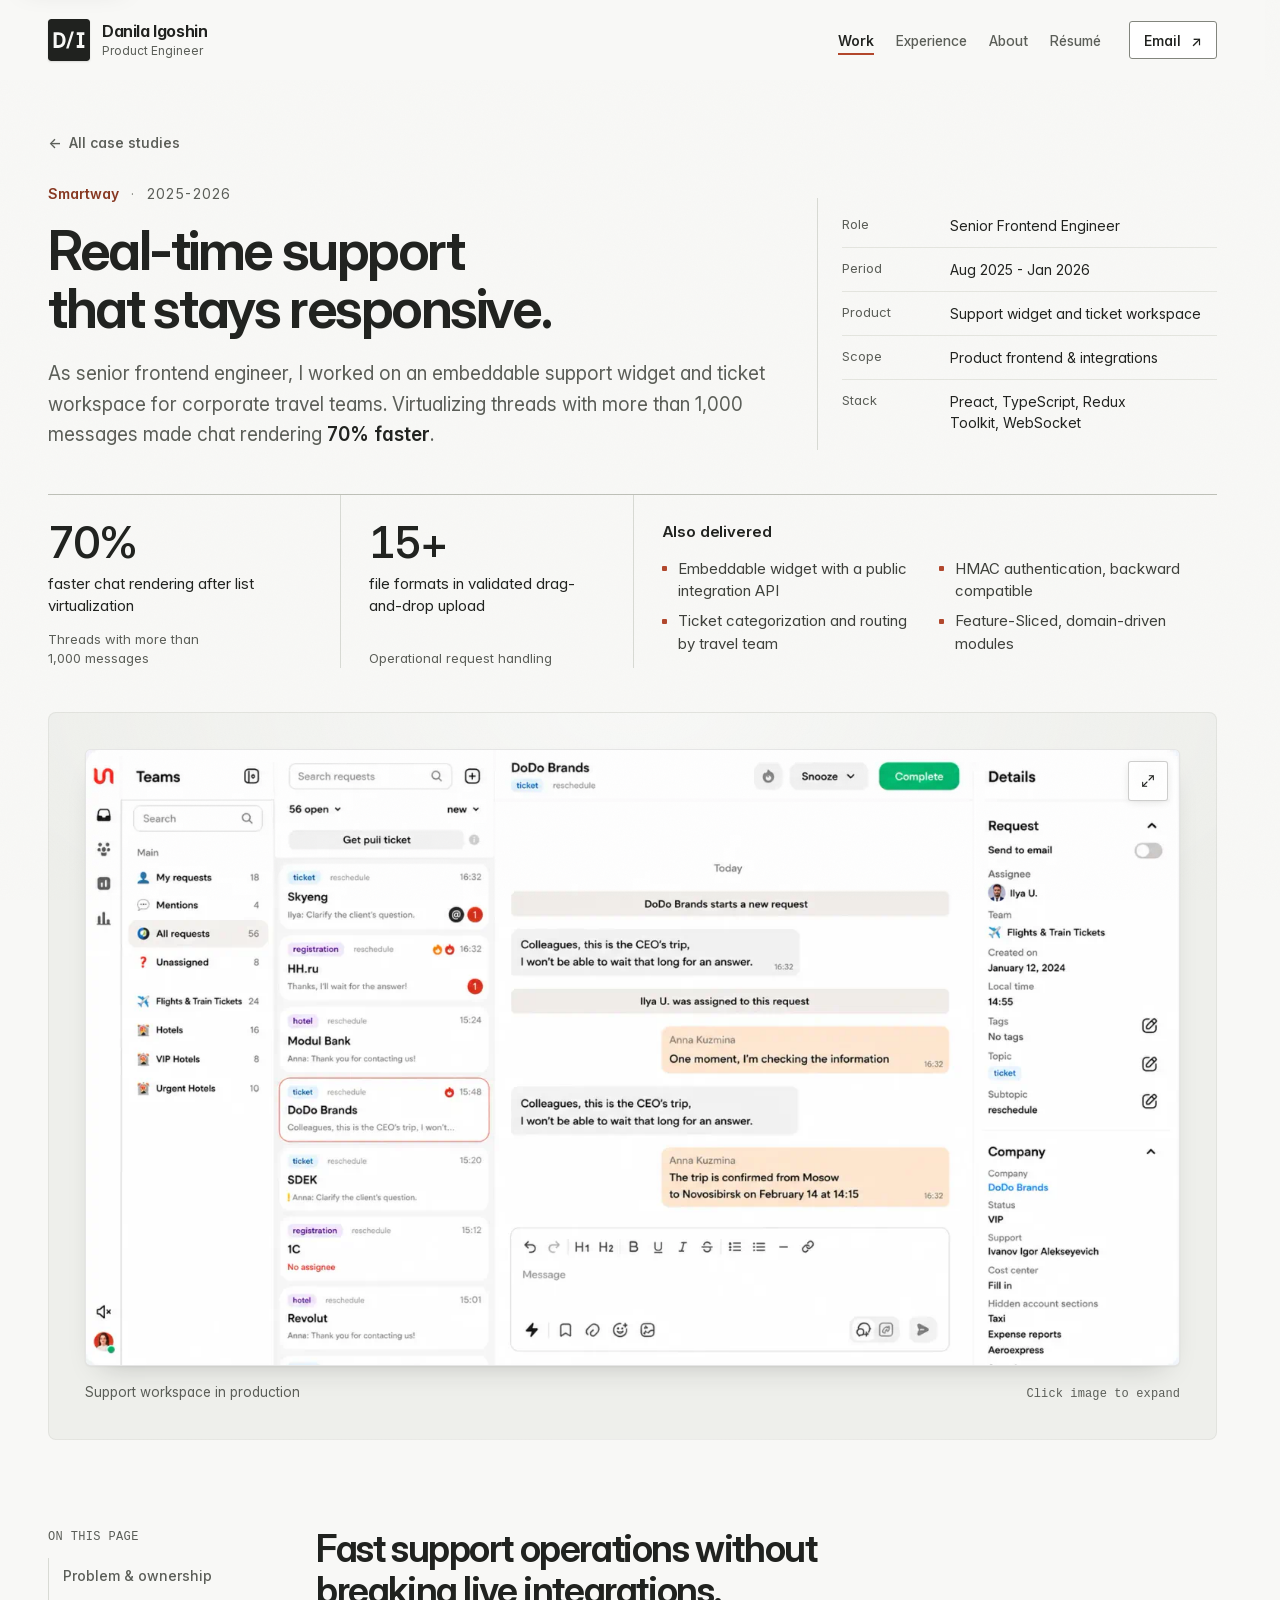
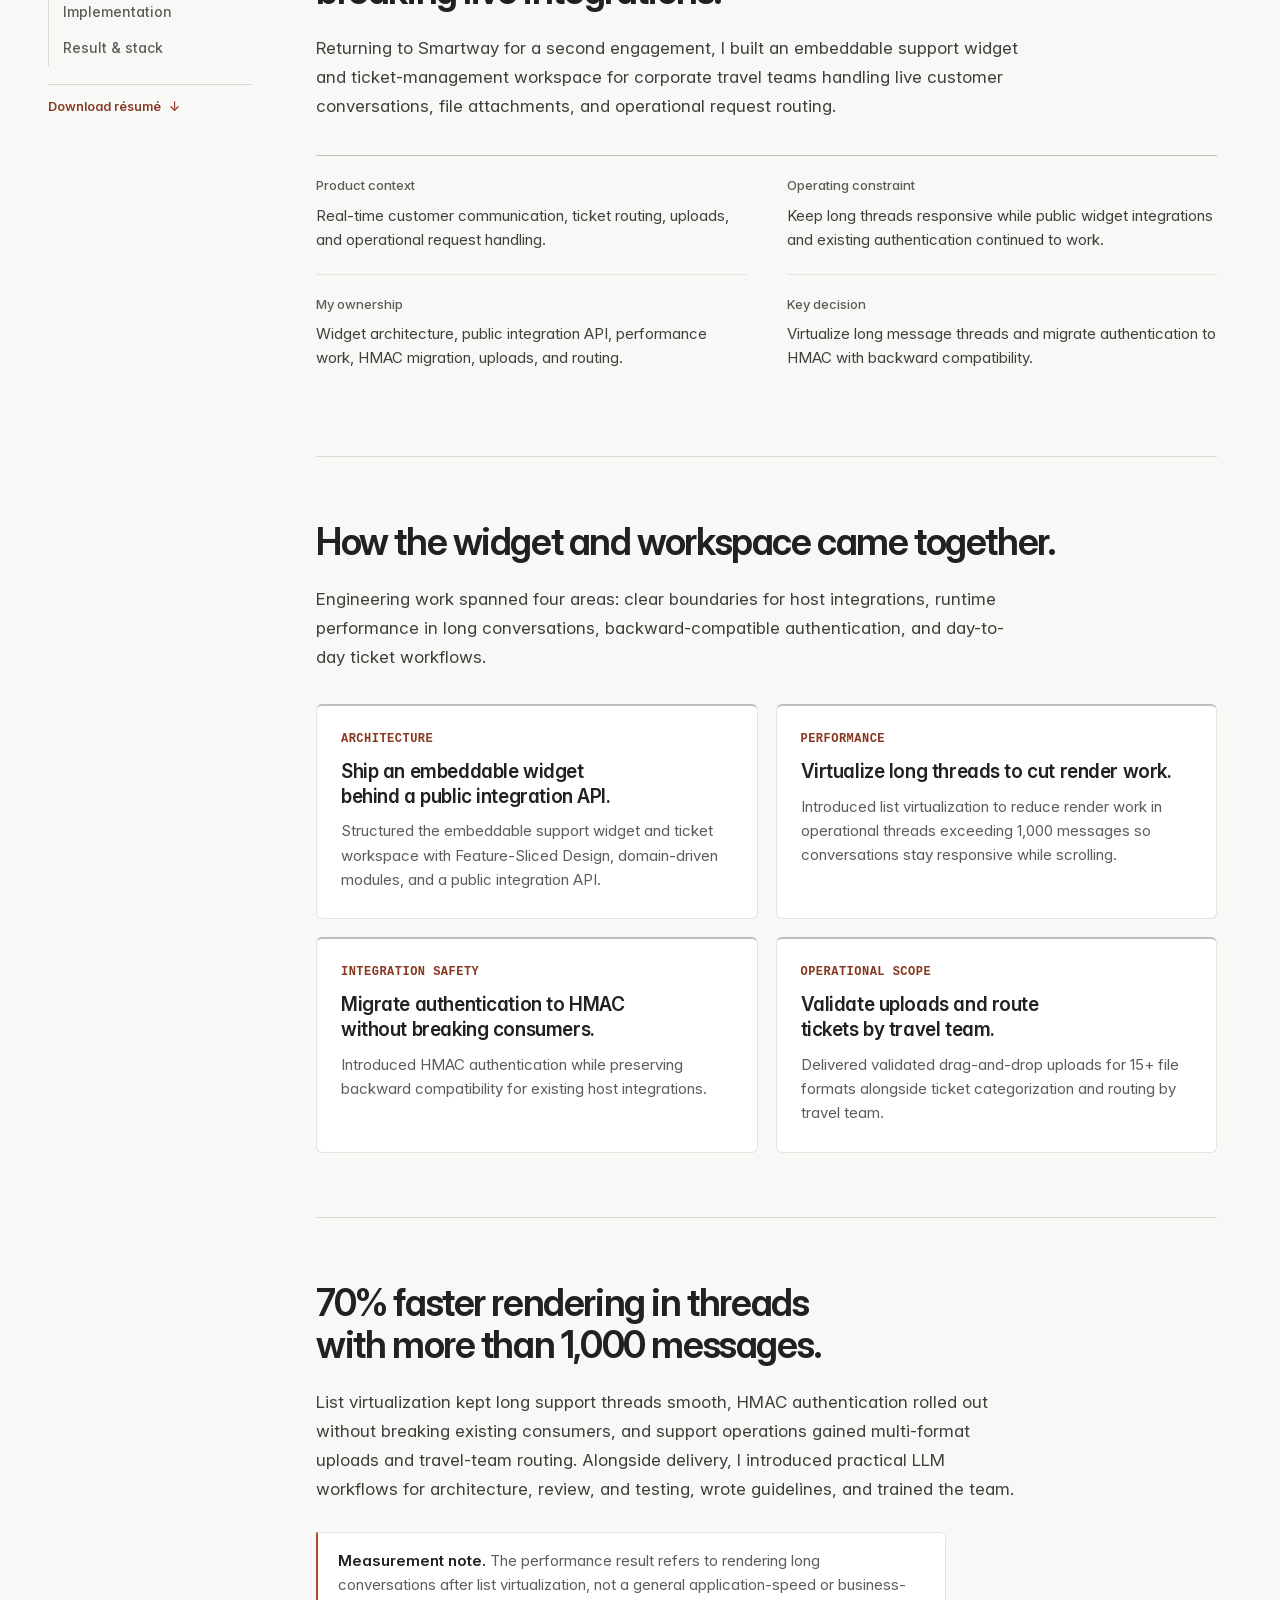
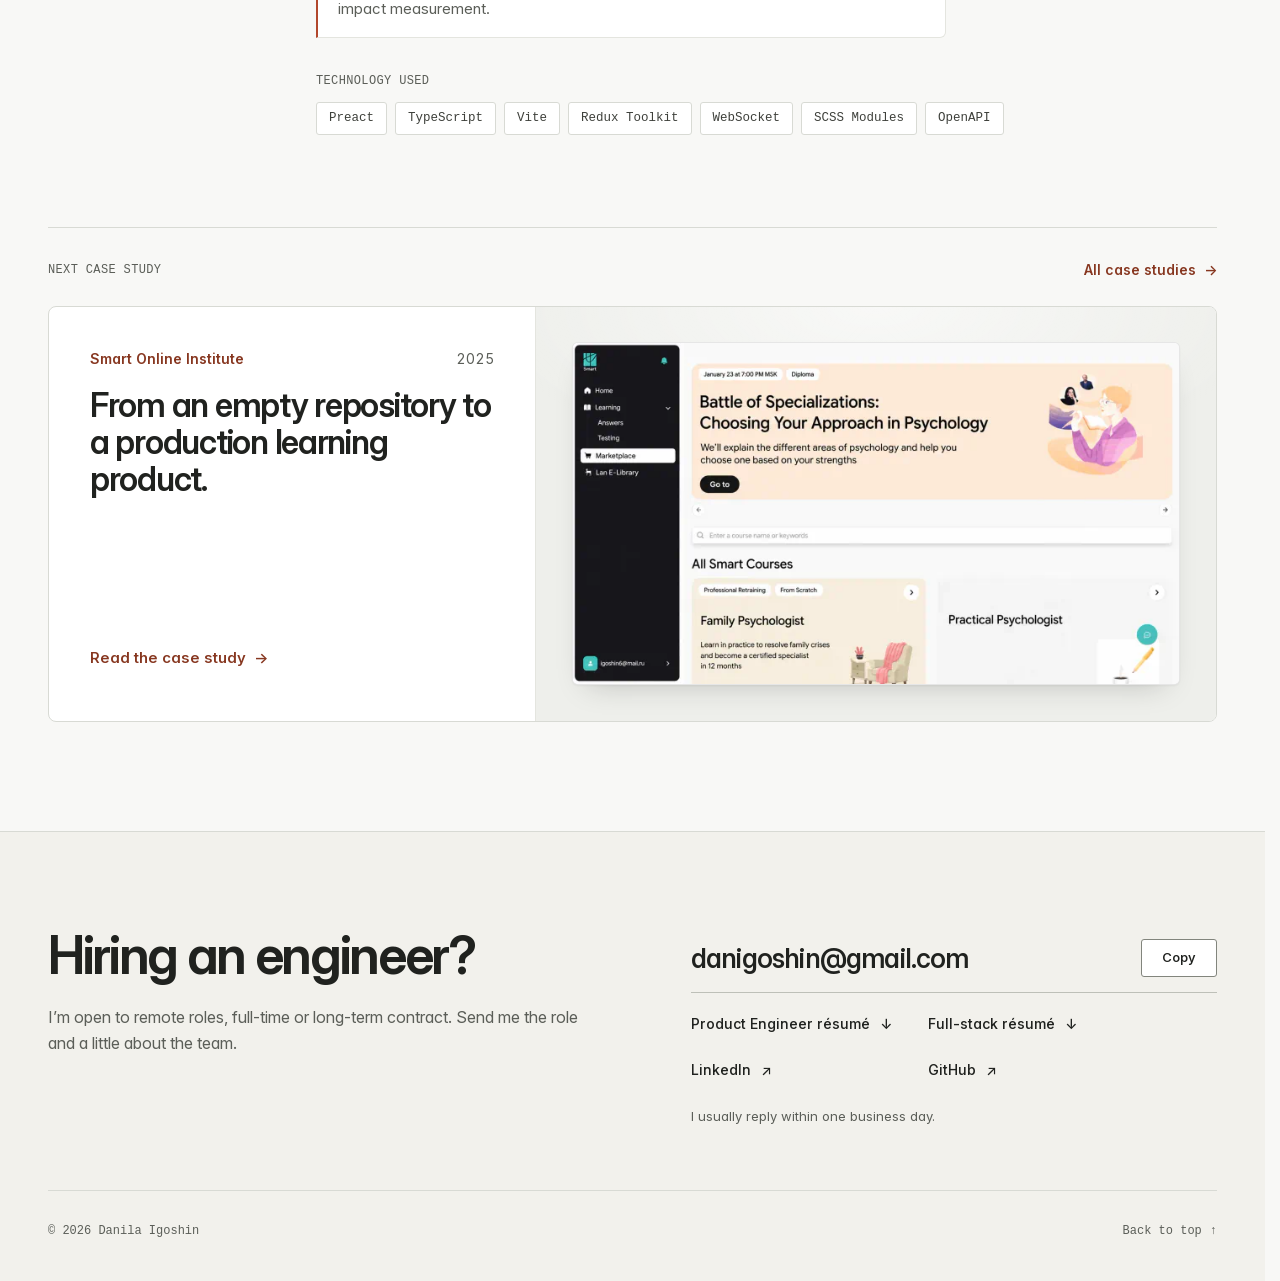
<file: case/support/index.html>
<!doctype html>
<html lang="en">
  <head>
    <meta charset="UTF-8" />
    <meta name="viewport" content="width=device-width, initial-scale=1.0" />
    <meta
      name="description"
      content="Real-time support case study by Danila Igoshin: embeddable Preact widget, ticket workspace, HMAC authentication migration, and 70% faster rendering for threads with more than 1,000 messages."
    />
    <meta name="theme-color" content="#f8f8f6" />
    <link rel="canonical" href="https://danilaigoshin.com/case/support/" />
    <meta property="og:site_name" content="Danila Igoshin" />
    <meta property="og:title" content="Real-time support that stays responsive — Danila Igoshin" />
    <meta property="og:description" content="70% faster rendering for conversations with more than 1,000 messages after list virtualization." />
    <meta property="og:type" content="article" />
    <meta property="og:url" content="https://danilaigoshin.com/case/support/" />
    <meta property="og:image" content="https://danilaigoshin.com/public/chat.webp" />
    <meta property="og:image:alt" content="Support workspace showing a ticket queue, conversation, and request details" />
    <meta name="twitter:card" content="summary_large_image" />
    <title>Real-time support case study — Danila Igoshin</title>
    <link rel="icon" href="/public/favicon.svg?v=20261119-di-optical" type="image/svg+xml" />
    <link rel="apple-touch-icon" href="/public/apple-touch-icon.png?v=20261119-di-optical" />
    <link rel="preload" href="/public/fonts/InterVariable.woff2" as="font" type="font/woff2" crossorigin />
    <link rel="stylesheet" href="/styles.css?v=20261121-ux" />
    <link rel="stylesheet" href="/case/styles.css?v=20261121-ux" />
    <script src="/script.js?v=20261126-gallery" defer></script>
    <script type="application/ld+json">
      {
        "@context": "https://schema.org",
        "@type": "Article",
        "headline": "Real-time support that stays responsive",
        "author": { "@type": "Person", "name": "Danila Igoshin", "url": "https://danilaigoshin.com/" },
        "dateModified": "2026-11-21",
        "mainEntityOfPage": "https://danilaigoshin.com/case/support/",
        "image": "https://danilaigoshin.com/public/chat.webp"
      }
    </script>
  </head>
  <body class="case-page">
    <a class="skip-link" href="#main-content">Skip to content</a>
    <div class="scroll-progress" aria-hidden="true"><span></span></div>

    <header class="site-header" data-header>
      <div class="nav-shell">
        <a class="brand" href="/" aria-label="D/I Danila Igoshin, Product Engineer, home">
          <img class="brand-mark" src="/public/favicon.svg?v=20261119-di-optical" width="42" height="42" alt="" aria-hidden="true" />
          <span class="brand-copy"><span class="brand-name">Danila Igoshin</span> <span class="brand-role">Product Engineer</span></span>
        </a>

        <a class="header-resume" href="/cv/">Résumé</a>

        <button
          class="menu-toggle"
          type="button"
          aria-expanded="false"
          aria-controls="site-navigation"
          aria-label="Open navigation"
          data-menu-toggle
        >
          <span></span><span></span>
        </button>

        <nav class="site-nav" id="site-navigation" aria-label="Primary navigation" data-nav>
          <div class="nav-panel" data-nav-panel>
            <a class="is-active" href="/#work" data-nav-link>Work</a>
            <a href="/#experience" data-nav-link>Experience</a>
            <a href="/#about" data-nav-link>About</a>
            <a class="nav-resume" href="/cv/">Résumé</a>
            <a class="nav-email" href="mailto:danigoshin@gmail.com">Email <span aria-hidden="true">↗</span></a>
            <div class="mobile-nav-utilities" role="group" aria-label="Quick links">
              <button type="button" data-copy-email="danigoshin@gmail.com"><span data-copy-label>Copy email</span><svg width="14" height="14" viewBox="0 0 16 16" fill="none" stroke="currentColor" stroke-width="1.6" stroke-linecap="round" stroke-linejoin="round" aria-hidden="true"><rect x="5" y="5" width="8.5" height="8.5" rx="1.2"></rect><path d="M11 5V3.5A1.2 1.2 0 0 0 9.8 2.3H3.5A1.2 1.2 0 0 0 2.3 3.5v6.3A1.2 1.2 0 0 0 3.5 11H5"></path></svg></button>
              <a href="/Danila_Igoshin_Product_Engineer_CV.pdf" download>Résumé PDF <span aria-hidden="true">↓</span></a>
              <a href="https://www.linkedin.com/in/developer-danila" target="_blank" rel="noopener noreferrer">
                LinkedIn <span aria-hidden="true">↗</span><span class="sr-only"> (opens in a new tab)</span>
              </a>
              <a href="https://github.com/danilaigoshin" target="_blank" rel="noopener noreferrer">
                GitHub <span aria-hidden="true">↗</span><span class="sr-only"> (opens in a new tab)</span>
              </a>
            </div>
          </div>
        </nav>

      </div>
    </header>

    <main class="case-main" id="main-content" tabindex="-1">
      <header class="case-hero section-shell" id="top" data-section>
        <div class="case-hero-copy">
          <a class="case-back" href="/case/"><span aria-hidden="true">←</span> All case studies</a>
          <p class="meta-line"><span>Smartway</span><span>2025-2026</span></p>
          <h1>Real-time support that stays responsive.</h1>
          <p class="case-deck">As senior frontend engineer, I worked on an embeddable support widget and ticket workspace for corporate travel teams. Virtualizing threads with more than 1,000 messages made chat rendering <strong>70% faster</strong>.</p>
        </div>
        <figure class="case-cover media-frame">
          <a class="project-media-link" data-project-zoom data-lightbox-caption="Smartway Support · real-time support workspace in production" href="/public/chat.webp" aria-label="Enlarge the support workspace screenshot">
            <img src="/public/optimized/v1/chat-1440.webp" srcset="/public/optimized/v1/chat-720.webp 720w, /public/optimized/v1/chat-1080.webp 1080w, /public/optimized/v1/chat-1440.webp 1440w, /public/chat.webp 1672w" sizes="(max-width: 760px) calc(100vw - 78px), min(1160px, calc(100vw - 178px))" width="1672" height="941" decoding="async" alt="Support workspace showing a ticket queue, conversation, and request details" />
            <span class="media-zoom" aria-hidden="true"><svg viewBox="0 0 24 24" fill="none" stroke="currentColor" stroke-width="1.6" stroke-linecap="round" stroke-linejoin="round" focusable="false"><path d="M14 4h6v6M10 20H4v-6M20 4l-6.5 6.5M4 20l6.5-6.5" /></svg></span>
          </a>
          <figcaption><span>Support workspace in production</span><span class="case-cover-hint" aria-hidden="true">Click image to expand</span></figcaption>
        </figure>
        <aside class="case-glance" aria-label="Project facts">
          <dl class="fact-list">
            <div><dt>Role</dt><dd>Senior Frontend Engineer</dd></div>
            <div><dt>Period</dt><dd>Aug 2025 - Jan 2026</dd></div>
            <div><dt>Product</dt><dd>Support widget and ticket workspace</dd></div>
            <div><dt>Scope</dt><dd>Product frontend &amp; integrations</dd></div>
            <div><dt>Stack</dt><dd>Preact, TypeScript, Redux Toolkit, WebSocket</dd></div>
          </dl>
        </aside>
        <div class="case-outcomes" data-stats="2" role="group" aria-label="Outcomes">
          <div class="stat"><strong>70%</strong><p>faster chat rendering after list virtualization</p><p class="stat-source">Threads with more than 1,000 messages</p></div>
          <div class="stat"><strong>15+</strong><p>file formats in validated drag-and-drop upload</p><p class="stat-source">Operational request handling</p></div>
          <div class="shipped">
            <h2>Also delivered</h2>
            <ul>
              <li>Embeddable widget with a public integration API</li>
              <li>HMAC authentication, backward compatible</li>
              <li>Ticket categorization and routing by travel team</li>
              <li>Feature-Sliced, domain-driven modules</li>
            </ul>
          </div>
        </div>
      </header>

      <div class="case-body section-shell">
        <nav class="case-toc" aria-label="On this page">
          <p>On this page</p>
          <a href="#context" data-nav-link>Problem &amp; ownership</a>
          <a href="#implementation" data-nav-link>Implementation</a>
          <a href="#result" data-nav-link>Result &amp; stack</a>
          <a class="case-toc-resume" href="/Danila_Igoshin_Product_Engineer_CV.pdf" download>Download résumé <span aria-hidden="true">↓</span></a>
        </nav>
        <article class="case-article">
          <section class="case-section reveal" id="context" aria-labelledby="context-title" data-section>
            <p class="case-label">Problem &amp; ownership</p>
            <h2 id="context-title">Fast support operations without breaking live integrations.</h2>
            <p>Returning to Smartway for a second engagement, I built an embeddable support widget and ticket-management workspace for corporate travel teams handling live customer conversations, file attachments, and operational request routing.</p>
            <dl class="case-brief">
              <div><dt>Product context</dt><dd>Real-time customer communication, ticket routing, uploads, and operational request handling.</dd></div>
              <div><dt>Operating constraint</dt><dd>Keep long threads responsive while public widget integrations and existing authentication continued to work.</dd></div>
              <div><dt>My ownership</dt><dd>Widget architecture, public integration API, performance work, HMAC migration, uploads, and routing.</dd></div>
              <div><dt>Key decision</dt><dd>Virtualize long message threads and migrate authentication to HMAC with backward compatibility.</dd></div>
            </dl>
          </section>
          <section class="case-section reveal" id="implementation" aria-labelledby="implementation-title" data-section>
            <p class="case-label">Implementation</p>
            <h2 id="implementation-title">How the widget and workspace came together.</h2>
            <p>Engineering work spanned four areas: clear boundaries for host integrations, runtime performance in long conversations, backward-compatible authentication, and day-to-day ticket workflows.</p>
            <div class="case-decisions">
              <article class="case-decision">
                <span>Architecture</span>
                <h3>Ship an embeddable widget behind a public integration API.</h3>
                <p>Structured the embeddable support widget and ticket workspace with Feature-Sliced Design, domain-driven modules, and a public integration API.</p>
              </article>
              <article class="case-decision">
                <span>Performance</span>
                <h3>Virtualize long threads to cut render work.</h3>
                <p>Introduced list virtualization to reduce render work in operational threads exceeding 1,000 messages so conversations stay responsive while scrolling.</p>
              </article>
              <article class="case-decision">
                <span>Integration safety</span>
                <h3>Migrate authentication to HMAC without breaking consumers.</h3>
                <p>Introduced HMAC authentication while preserving backward compatibility for existing host integrations.</p>
              </article>
              <article class="case-decision">
                <span>Operational scope</span>
                <h3>Validate uploads and route tickets by travel team.</h3>
                <p>Delivered validated drag-and-drop uploads for 15+ file formats alongside ticket categorization and routing by travel team.</p>
              </article>
            </div>
          </section>
          <section class="case-section reveal" id="result" aria-labelledby="result-title" data-section>
            <p class="case-label">Result &amp; stack</p>
            <h2 id="result-title">70% faster rendering in threads with more than 1,000 messages.</h2>
            <p>List virtualization kept long support threads smooth, HMAC authentication rolled out without breaking existing consumers, and support operations gained multi-format uploads and travel-team routing. Alongside delivery, I introduced practical LLM workflows for architecture, review, and testing, wrote guidelines, and trained the team.</p>
            <p class="case-note"><strong>Measurement note.</strong> The performance result refers to rendering long conversations after list virtualization, not a general application-speed or business-impact measurement.</p>
            <p class="case-stack-label">Technology used</p>
            <ul class="case-stack" aria-label="Technology stack"><li>Preact</li><li>TypeScript</li><li>Vite</li><li>Redux Toolkit</li><li>WebSocket</li><li>SCSS Modules</li><li>OpenAPI</li></ul>
          </section>
        </article>
      </div>

      <nav class="case-next section-shell reveal" aria-label="More case studies">
        <div class="case-next-head">
          <p class="case-next-label">Next case study</p>
          <a class="arrow-link case-next-all" href="/case/">All case studies <span aria-hidden="true">→</span></a>
        </div>
        <a href="/case/edtech/">
          <span class="case-next-copy">
            <span class="meta-line"><span>Smart Online Institute</span><span>2025</span></span>
            <span class="case-next-title">From an empty repository to a production learning product.</span>
            <span class="arrow-link">Read the case study <span aria-hidden="true">→</span></span>
          </span>
          <span class="media-frame"><img src="/public/optimized/v1/online-institute-720.webp" srcset="/public/optimized/v1/online-institute-720.webp 720w, /public/optimized/v1/online-institute-1080.webp 1080w" sizes="(max-width: 900px) calc(100vw - 78px), 600px" width="1672" height="941" loading="lazy" decoding="async" alt="Smart Online Institute course marketplace" /></span>
        </a>
      </nav>
    </main>

    <div class="page-finale">
      <section class="site-contact section-shell" id="contact" aria-labelledby="contact-title">
        <div class="contact-intro">
          <h2 id="contact-title">Hiring an engineer?</h2>
          <p>I’m open to remote roles, full-time or long-term contract. Send me the role and a little about the team.</p>
        </div>
        <div class="contact-action">
          <div class="contact-email-row"><a href="mailto:danigoshin@gmail.com">danigoshin@gmail.com</a><button type="button" data-copy-email aria-label="Copy email address" aria-controls="copy-status">Copy</button></div>
          <nav class="contact-links" aria-label="Contact and résumé links">
            <a href="/Danila_Igoshin_Product_Engineer_CV.pdf" download><span class="contact-link-label">Product Engineer résumé<span class="sr-only"> (PDF)</span></span><span aria-hidden="true">↓</span></a>
            <a href="/Danila_Igoshin_Full_Stack_Engineer_CV.pdf" download><span class="contact-link-label">Full-stack résumé<span class="sr-only"> (PDF)</span></span><span aria-hidden="true">↓</span></a>
            <a href="https://www.linkedin.com/in/developer-danila" target="_blank" rel="noopener noreferrer"><span class="contact-link-label">LinkedIn</span><span aria-hidden="true">↗</span><span class="sr-only"> (opens in a new tab)</span></a>
            <a href="https://github.com/danilaigoshin" target="_blank" rel="noopener noreferrer"><span class="contact-link-label">GitHub</span><span aria-hidden="true">↗</span><span class="sr-only"> (opens in a new tab)</span></a>
          </nav>
          <p class="contact-response">I usually reply within one business day.</p>
        </div>
      </section>
      <footer class="footer section-shell"><p>© <span data-year>2026</span> Danila Igoshin</p><a href="#top">Back to top <span aria-hidden="true">↑</span></a></footer>
    </div>

    <div
      class="copy-toast"
      id="copy-status"
      role="status"
      aria-live="polite"
      aria-atomic="true"
      data-copy-toast
    ></div>

    <dialog
      class="project-lightbox"
      aria-label="Project image viewer"
      aria-describedby="project-lightbox-caption"
      data-project-lightbox
    >
      <div class="project-lightbox-shell">
        <button
          class="project-lightbox-close"
          type="button"
          aria-label="Close full-size image"
          data-project-lightbox-close
        >
          <span>Close</span><span aria-hidden="true">×</span>
        </button>
        <figure>
          <img alt="" data-project-lightbox-image />
          <figcaption id="project-lightbox-caption" data-project-lightbox-caption></figcaption>
        </figure>
      </div>
    </dialog>
  </body>
</html>
</file>
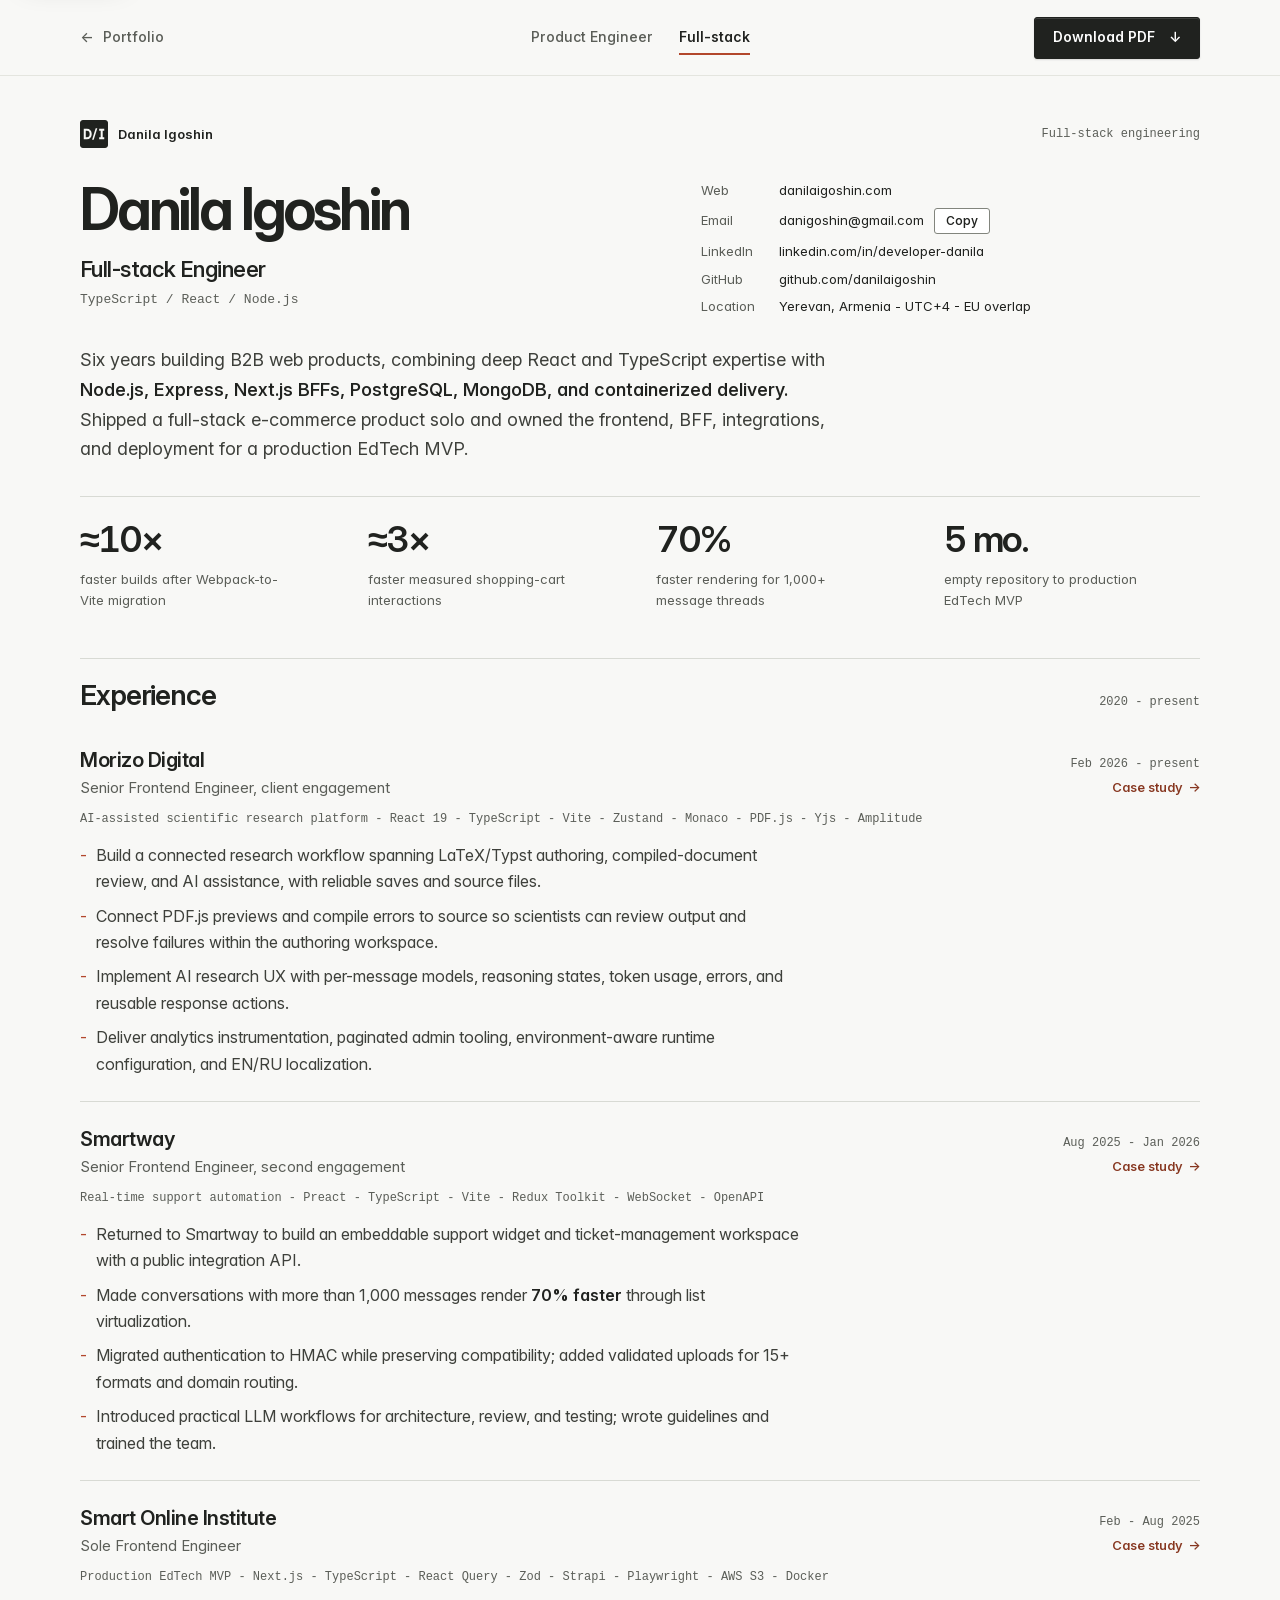
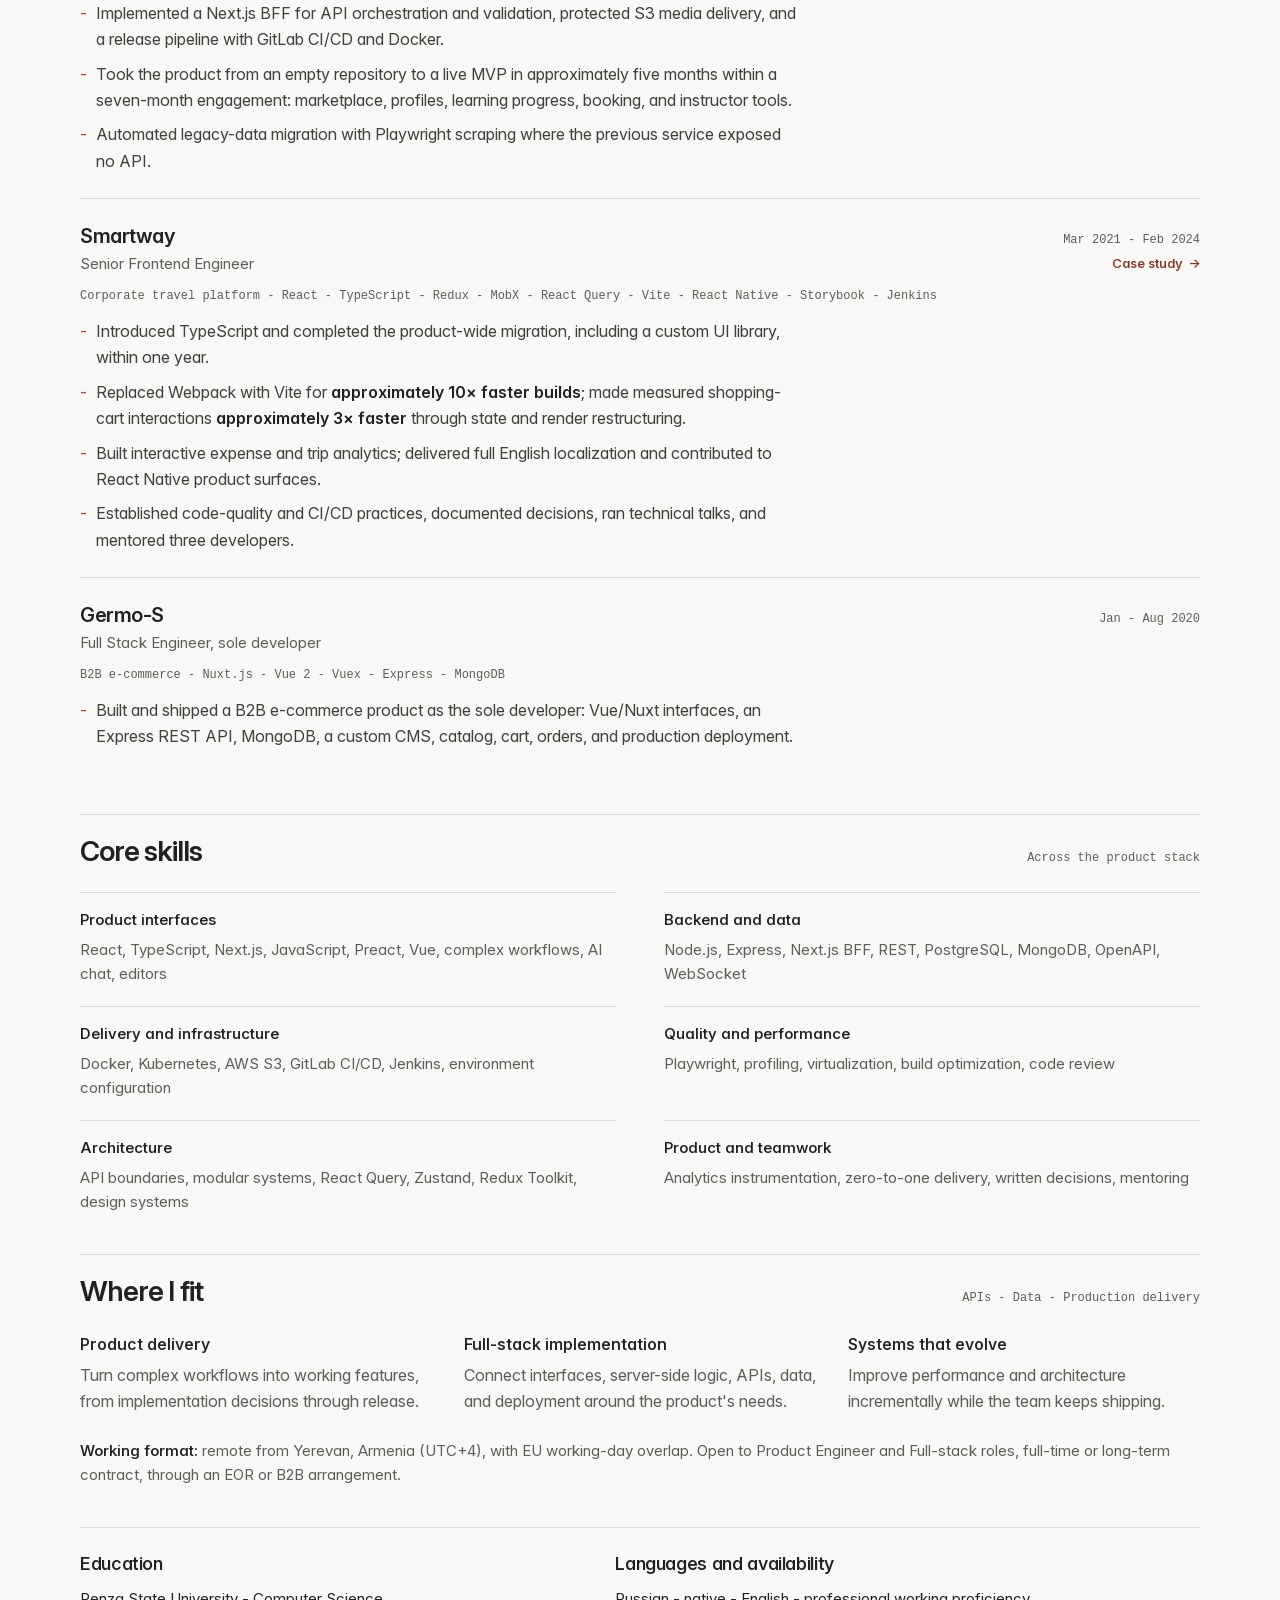
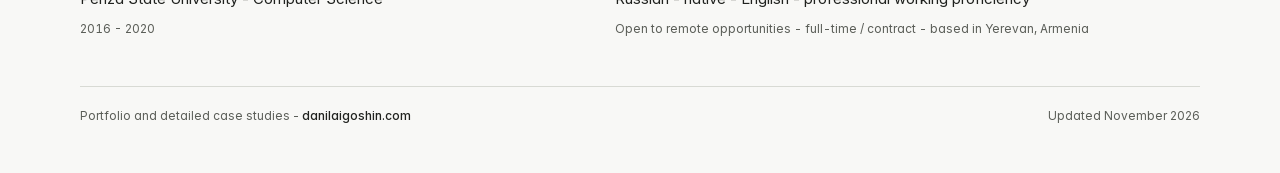
<file: cv/full-stack/index.html>
<!doctype html>
<html lang="en">
  <head>
    <meta charset="UTF-8" />
    <meta name="viewport" content="width=device-width, initial-scale=1.0" />
    <meta name="description" content="Danila Igoshin - Full-stack Engineer résumé for remote teams. React, TypeScript, Express, Next.js BFF, PostgreSQL, MongoDB, Docker, and Kubernetes." />
    <meta name="theme-color" content="#f8f8f6" />
    <link rel="canonical" href="https://danilaigoshin.com/cv/full-stack/" />
    <meta property="og:site_name" content="Danila Igoshin" />
    <meta property="og:title" content="Danila Igoshin - Full-stack Engineer résumé" />
    <meta property="og:description" content="Six years building software. Selected work includes a B2B commerce platform built solo, a learning product launch, and the modernization of a live travel platform." />
    <meta property="og:type" content="profile" />
    <meta property="og:url" content="https://danilaigoshin.com/cv/full-stack/" />
    <meta property="og:image" content="https://danilaigoshin.com/public/og-cv-v2.png?v=20261126-product" />
    <meta property="og:image:type" content="image/png" />
    <meta property="og:image:width" content="2400" />
    <meta property="og:image:height" content="1260" />
    <meta property="og:image:alt" content="Danila Igoshin, Product Engineer. Six years building software. Two-page résumé for remote roles." />
    <meta name="twitter:card" content="summary_large_image" />
    <title>Danila Igoshin - Full-stack Engineer résumé</title>
    <link rel="icon" href="/public/favicon.svg?v=20261119-di-optical" type="image/svg+xml" />
    <link rel="apple-touch-icon" href="/public/apple-touch-icon.png?v=20261119-di-optical" />
    <link rel="preload" href="/public/fonts/InterVariable.woff2" as="font" type="font/woff2" crossorigin />
    <link rel="stylesheet" href="../styles.css?v=20261121-ux" />
    <script src="../../script.js?v=20261126-gallery" defer></script>
  </head>
  <body>
    <a class="skip-link" href="#main-content">Skip to content</a>
    <!--
      This page is the source of /Danila_Igoshin_Full_Stack_Engineer_CV.pdf.
      Generate from the repository root with scripts/build-assets.sh.
    -->
    <nav class="resume-toolbar" aria-label="Résumé actions">
      <a class="resume-back" href="/"><span aria-hidden="true">←</span> Portfolio</a>
      <div class="resume-versions" role="group" aria-label="Résumé version"><a href="/cv/">Product Engineer</a><a href="/cv/full-stack/" aria-current="page">Full-stack</a></div>
      <a class="resume-download" href="/Danila_Igoshin_Full_Stack_Engineer_CV.pdf" download>Download PDF <span aria-hidden="true">↓</span></a>
    </nav>

    <main id="main-content" class="resume-document" tabindex="-1">
      <section class="resume-page" aria-label="Résumé page 1 of 2">
        <div class="resume-mast">
          <span class="resume-brand"><img class="resume-mark" src="../../public/favicon.svg" width="28" height="28" alt="" aria-hidden="true" /> Danila Igoshin</span>
          <span class="resume-edition">Full-stack engineering <span class="resume-page-number">01 / 02</span></span>
        </div>

        <header class="resume-header">
          <div>
            <h1 class="resume-name">Danila Igoshin</h1>
            <p class="resume-role"><strong>Full-stack Engineer</strong><span>TypeScript / React / Node.js</span></p>
          </div>
          <dl class="resume-contact">
            <div><dt>Web</dt><dd><a href="https://danilaigoshin.com/">danilaigoshin.com</a></dd></div>
            <div><dt>Email</dt><dd class="resume-email-dd"><a href="mailto:danigoshin@gmail.com">danigoshin@gmail.com</a> <button type="button" class="resume-copy-btn" data-copy-email="danigoshin@gmail.com" aria-label="Copy email address" aria-controls="copy-status">Copy</button></dd></div>
            <div><dt>LinkedIn</dt><dd><a href="https://www.linkedin.com/in/developer-danila/">linkedin.com/in/developer-danila</a></dd></div>
            <div><dt>GitHub</dt><dd><a href="https://github.com/danilaigoshin">github.com/danilaigoshin</a></dd></div>
            <div><dt>Location</dt><dd>Yerevan, Armenia - UTC+4 - EU overlap</dd></div>
          </dl>
        </header>

        <p class="resume-summary">
          Six years building B2B web products, combining deep React and TypeScript expertise with
          <strong>Node.js, Express, Next.js BFFs, PostgreSQL, MongoDB, and containerized delivery.</strong>
          Shipped a full-stack e-commerce product solo and owned the frontend, BFF, integrations,
          and deployment for a production EdTech MVP.
        </p>

        <section class="impact-grid" aria-label="Selected impact">
          <div class="impact-item"><strong>≈10×</strong><span>faster builds after Webpack-to-Vite migration</span></div>
          <div class="impact-item"><strong>≈3×</strong><span>faster measured shopping-cart interactions</span></div>
          <div class="impact-item"><strong>70%</strong><span>faster rendering for 1,000+ message threads</span></div>
          <div class="impact-item"><strong>5 mo.</strong><span>empty repository to production EdTech MVP</span></div>
        </section>

        <section class="resume-section">
          <div class="resume-section-heading"><h2>Experience</h2><span class="resume-screen-only">2020 - present</span><span class="resume-print-only">2025 - present</span></div>

          <article class="experience-item">
            <div class="experience-head">
              <h3><span class="experience-company">Morizo Digital</span> <span class="experience-position">Senior Frontend Engineer, client engagement</span></h3>
              <div class="experience-meta">
                <time datetime="2026-02">Feb 2026 - present</time>
                <a class="resume-case-link" href="/case/research/" aria-label="Case study: Morizo Digital">Case study <span aria-hidden="true">→</span></a>
              </div>
            </div>
            <p class="experience-context">AI-assisted scientific research platform - React 19 - TypeScript - Vite - Zustand - Monaco - PDF.js - Yjs - Amplitude</p>
            <ul class="experience-list">
              <li>Build a connected research workflow spanning LaTeX/Typst authoring, compiled-document review, and AI assistance, with reliable saves and source files.</li>
              <li>Connect PDF.js previews and compile errors to source so scientists can review output and resolve failures within the authoring workspace.</li>
              <li>Implement AI research UX with per-message models, reasoning states, token usage, errors, and reusable response actions.</li>
              <li>Deliver analytics instrumentation, paginated admin tooling, environment-aware runtime configuration, and EN/RU localization.</li>
            </ul>
          </article>

          <article class="experience-item">
            <div class="experience-head">
              <h3><span class="experience-company">Smartway</span> <span class="experience-position">Senior Frontend Engineer, second engagement</span></h3>
              <div class="experience-meta">
                <time datetime="2025-08">Aug 2025 - Jan 2026</time>
                <a class="resume-case-link" href="/case/support/" aria-label="Case study: Smartway customer support">Case study <span aria-hidden="true">→</span></a>
              </div>
            </div>
            <p class="experience-context">Real-time support automation - Preact - TypeScript - Vite - Redux Toolkit - WebSocket - OpenAPI</p>
            <ul class="experience-list">
              <li>Returned to Smartway to build an embeddable support widget and ticket-management workspace with a public integration API.</li>
              <li>Made conversations with more than 1,000 messages render <strong>70% faster</strong> through list virtualization.</li>
              <li>Migrated authentication to HMAC while preserving compatibility; added validated uploads for 15+ formats and domain routing.</li>
              <li>Introduced practical LLM workflows for architecture, review, and testing; wrote guidelines and trained the team.</li>
            </ul>
          </article>

          <article class="experience-item">
            <div class="experience-head">
              <h3><span class="experience-company">Smart Online Institute</span> <span class="experience-position">Sole Frontend Engineer</span></h3>
              <div class="experience-meta">
                <time datetime="2025-02">Feb - Aug 2025</time>
                <a class="resume-case-link" href="/case/edtech/" aria-label="Case study: Smart Online Institute">Case study <span aria-hidden="true">→</span></a>
              </div>
            </div>
            <p class="experience-context">Production EdTech MVP - Next.js - TypeScript - React Query - Zod - Strapi - Playwright - AWS S3 - Docker</p>
            <ul class="experience-list">
              <li>Implemented a Next.js BFF for API orchestration and validation, protected S3 media delivery, and a release pipeline with GitLab CI/CD and Docker.</li>
              <li>Took the product from an empty repository to a live MVP in approximately five months within a seven-month engagement: marketplace, profiles, learning progress, booking, and instructor tools.</li>
              <li>Automated legacy-data migration with Playwright scraping where the previous service exposed no API.</li>
            </ul>
          </article>
        </section>

        <footer class="resume-footer">
          <span>Danila Igoshin - Full-stack Engineer</span>
          <span><strong>Open to remote work</strong> - full-time / contract</span>
          <span>Page 1 / 2</span>
        </footer>
      </section>

      <section class="resume-page" aria-label="Résumé page 2 of 2">
        <div class="resume-mast">
          <span class="resume-brand"><img class="resume-mark" src="../../public/favicon.svg" width="28" height="28" alt="" aria-hidden="true" /> Danila Igoshin</span>
          <span class="resume-edition">Full-stack engineering <span class="resume-page-number">02 / 02</span></span>
        </div>

        <section class="resume-section">
          <div class="resume-section-heading resume-continued-head"><h2>Experience, continued</h2><span>2020 - 2024</span></div>

          <article class="experience-item">
            <div class="experience-head">
              <h3><span class="experience-company">Smartway</span> <span class="experience-position">Senior Frontend Engineer</span></h3>
              <div class="experience-meta">
                <time datetime="2021-03">Mar 2021 - Feb 2024</time>
                <a class="resume-case-link" href="/case/smartway/" aria-label="Case study: Smartway travel platform">Case study <span aria-hidden="true">→</span></a>
              </div>
            </div>
            <p class="experience-context">Corporate travel platform - React - TypeScript - Redux - MobX - React Query - Vite - React Native - Storybook - Jenkins</p>
            <ul class="experience-list">
              <li>Introduced TypeScript and completed the product-wide migration, including a custom UI library, within one year.</li>
              <li>Replaced Webpack with Vite for <strong>approximately 10× faster builds</strong>; made measured shopping-cart interactions <strong>approximately 3× faster</strong> through state and render restructuring.</li>
              <li>Built interactive expense and trip analytics; delivered full English localization and contributed to React Native product surfaces.</li>
              <li>Established code-quality and CI/CD practices, documented decisions, ran technical talks, and mentored three developers.</li>
            </ul>
          </article>

          <article class="experience-item">
            <div class="experience-head">
              <h3><span class="experience-company">Germo-S</span> <span class="experience-position">Full Stack Engineer, sole developer</span></h3>
              <time datetime="2020-01">Jan - Aug 2020</time>
            </div>
            <p class="experience-context">B2B e-commerce - Nuxt.js - Vue 2 - Vuex - Express - MongoDB</p>
            <ul class="experience-list">
              <li>Built and shipped a B2B e-commerce product as the sole developer: Vue/Nuxt interfaces, an Express REST API, MongoDB, a custom CMS, catalog, cart, orders, and production deployment.</li>
            </ul>
          </article>
        </section>

        <section class="resume-section">
          <div class="resume-section-heading"><h2>Core skills</h2><span>Across the product stack</span></div>
          <dl class="skills-grid">
            <div class="skill-group"><dt>Product interfaces</dt><dd>React, TypeScript, Next.js, JavaScript, Preact, Vue, complex workflows, AI chat, editors</dd></div>
            <div class="skill-group"><dt>Backend and data</dt><dd>Node.js, Express, Next.js BFF, REST, PostgreSQL, MongoDB, OpenAPI, WebSocket</dd></div>
            <div class="skill-group"><dt>Delivery and infrastructure</dt><dd>Docker, Kubernetes, AWS S3, GitLab CI/CD, Jenkins, environment configuration</dd></div>
            <div class="skill-group"><dt>Quality and performance</dt><dd>Playwright, profiling, virtualization, build optimization, code review</dd></div>
            <div class="skill-group"><dt>Architecture</dt><dd>API boundaries, modular systems, React Query, Zustand, Redux Toolkit, design systems</dd></div>
            <div class="skill-group"><dt>Product and teamwork</dt><dd>Analytics instrumentation, zero-to-one delivery, written decisions, mentoring</dd></div>
          </dl>
        </section>

        <section class="resume-section">
          <div class="resume-section-heading"><h2>Where I fit</h2><span>APIs - Data - Production delivery</span></div>
          <div class="fit-grid">
            <article class="fit-item"><h3>Product delivery</h3><p>Turn complex workflows into working features, from implementation decisions through release.</p></article>
            <article class="fit-item"><h3>Full-stack implementation</h3><p>Connect interfaces, server-side logic, APIs, data, and deployment around the product's needs.</p></article>
            <article class="fit-item"><h3>Systems that evolve</h3><p>Improve performance and architecture incrementally while the team keeps shipping.</p></article>
          </div>
          <p class="resume-note"><strong>Working format:</strong> remote from Yerevan, Armenia (UTC+4), with EU working-day overlap. Open to Product Engineer and Full-stack roles, full-time or long-term contract, through an EOR or B2B arrangement.</p>
        </section>

        <div class="resume-bottom-grid">
          <section>
            <h2>Education</h2>
            <p>Penza State University - Computer Science</p>
            <p class="meta-line">2016 - 2020</p>
          </section>
          <section>
            <h2>Languages and availability</h2>
            <p>Russian - native - English - professional working proficiency</p>
            <p class="meta-line">Open to remote opportunities - full-time / contract - based in Yerevan, Armenia</p>
          </section>
        </div>

        <footer class="resume-footer">
          <span>Portfolio and detailed case studies - <strong>danilaigoshin.com</strong></span>
          <span>Updated November 2026</span>
          <span>Page 2 / 2</span>
        </footer>
      </section>
    </main>

    <div class="copy-toast" id="copy-status" role="status" aria-live="polite" aria-atomic="true" data-copy-toast></div>
  </body>
</html>
</file>
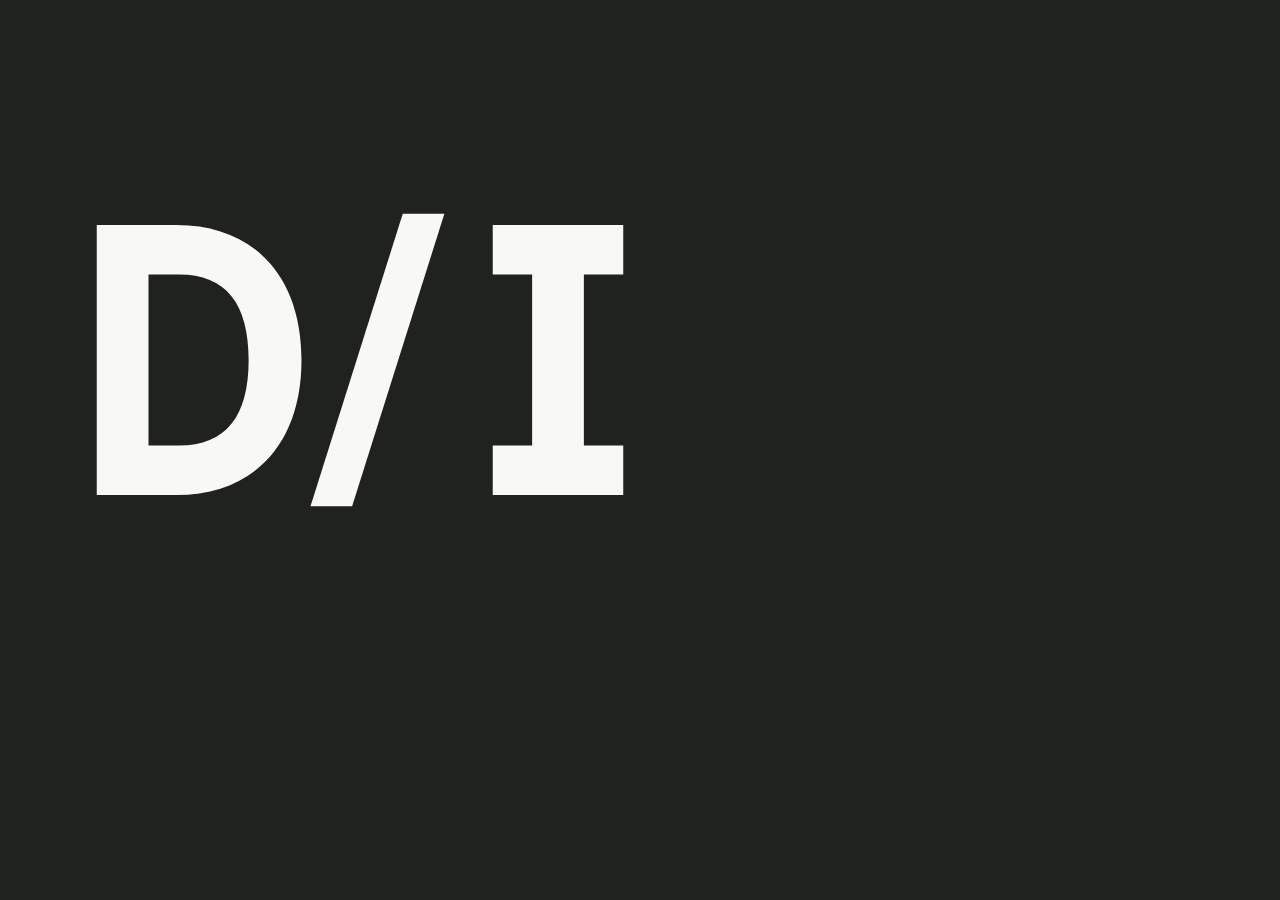
<file: art/app-icon.html>
<!doctype html>
<html lang="en">
  <head>
    <meta charset="UTF-8" />
    <meta name="viewport" content="width=720, initial-scale=1" />
    <meta name="robots" content="noindex, nofollow" />
    <title>App icon source</title>
    <style>
      html, body { margin: 0; background: #20221f; }
      img { display: block; width: 720px; height: 720px; }
    </style>
  </head>
  <body>
    <img src="../public/favicon.svg" width="720" height="720" alt="Danila Igoshin D/I monogram" />
  </body>
</html>
</file>
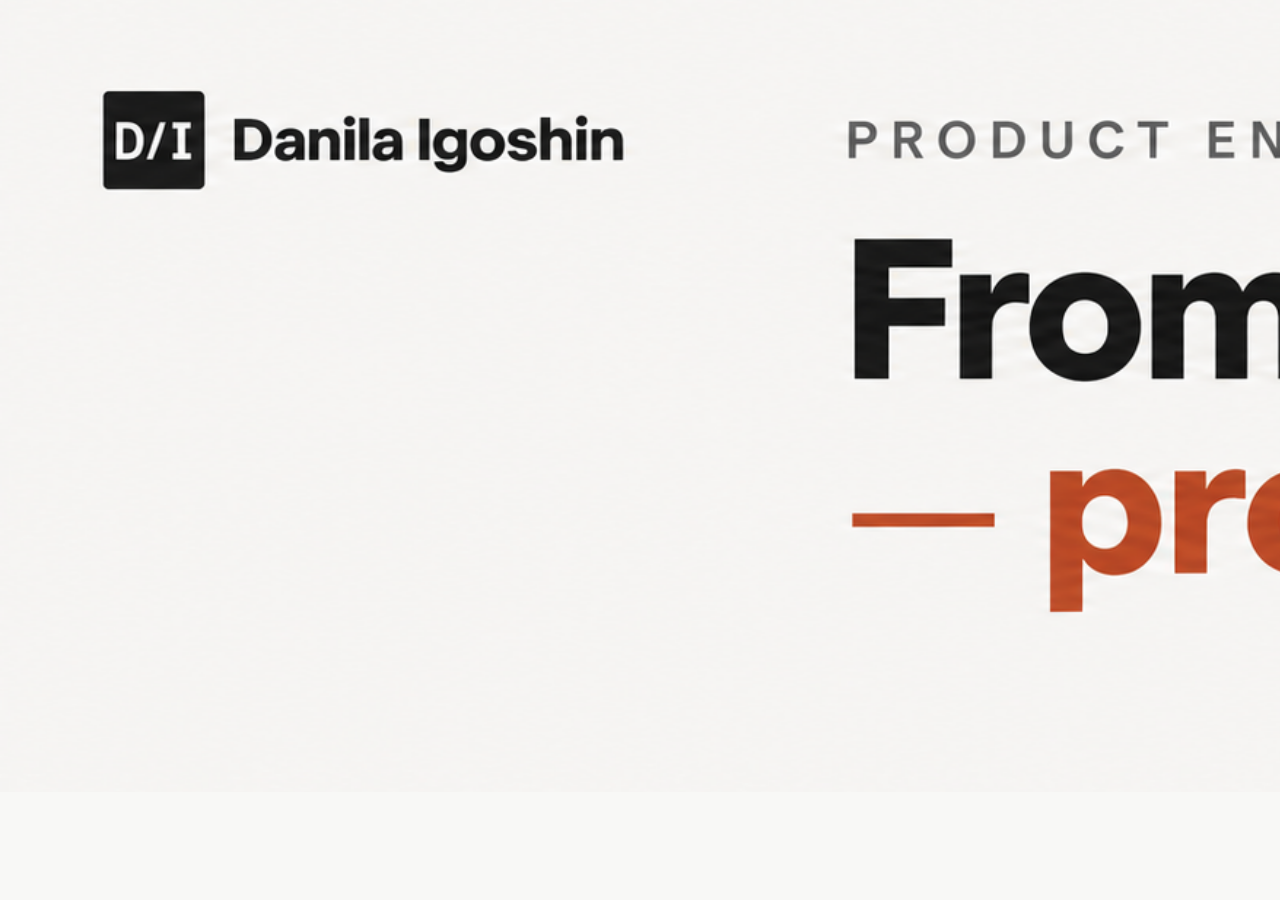
<file: art/linkedin-banner.html>
<!doctype html>
<html lang="en" style="--width:3168px;--height:792px">
  <head>
    <meta charset="UTF-8" />
    <meta name="viewport" content="width=3168, initial-scale=1" />
    <meta name="robots" content="noindex, nofollow" />
    <title>LinkedIn profile banner source — 3168×792</title>
    <link rel="stylesheet" href="styles.css" />
  </head>
  <body>
    <main class="artboard artboard-banner">
      <img
        class="artwork"
        src="generated/product-engineer-2026-11-26/linkedin-banner.png"
        width="2172"
        height="724"
        alt="Danila Igoshin, Product Engineer. From zero to production. Interfaces and APIs. Data and deployment. danilaigoshin.com."
      />
    </main>
  </body>
</html>
</file>
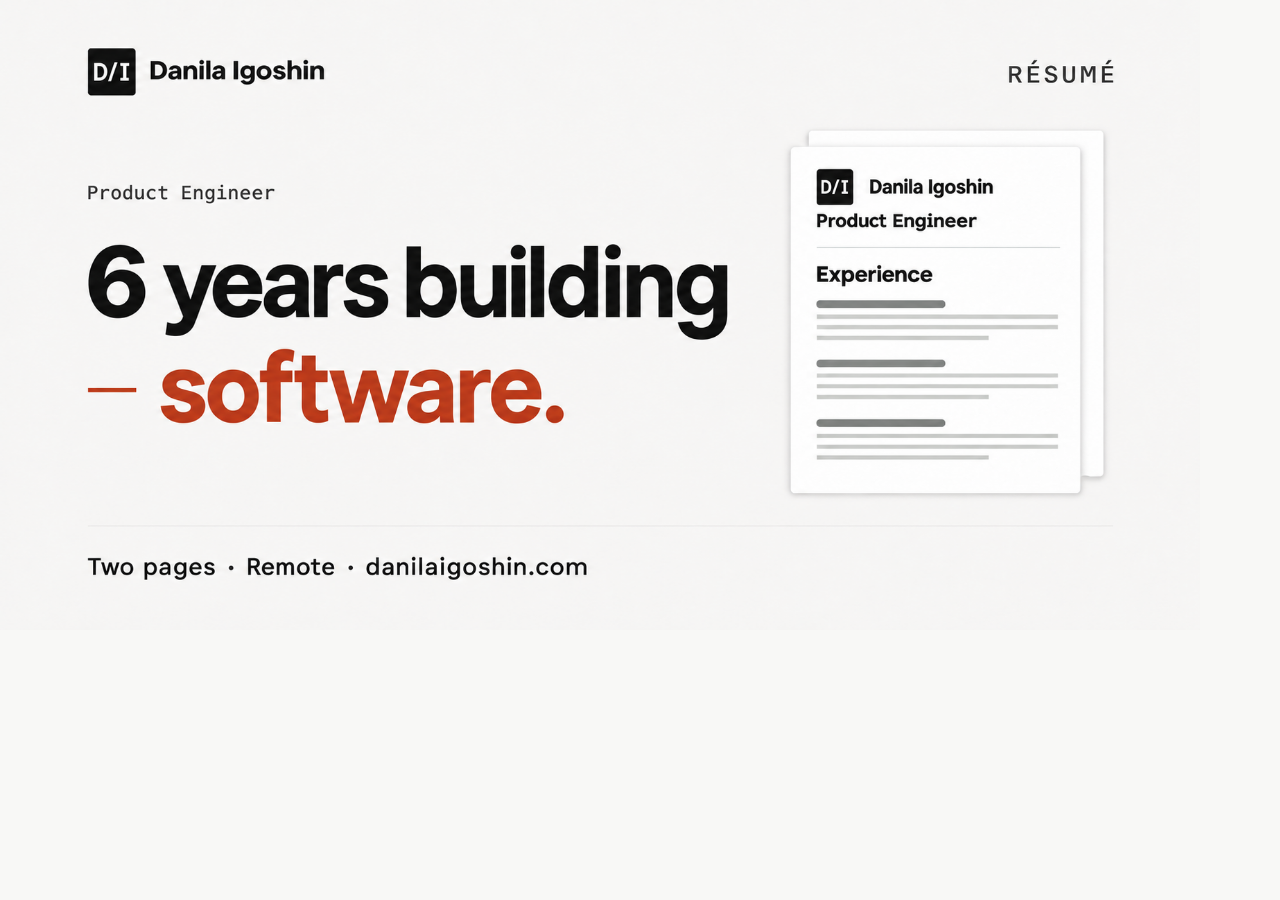
<file: art/og-cv.html>
<!doctype html>
<html lang="en" style="--width:1200px;--height:630px">
  <head>
    <meta charset="UTF-8" />
    <meta name="viewport" content="width=1200, initial-scale=1" />
    <meta name="robots" content="noindex, nofollow" />
    <title>Résumé social image source — 1200×630</title>
    <link rel="stylesheet" href="styles.css" />
  </head>
  <body>
    <main class="artboard">
      <img
        class="artwork"
        src="generated/product-engineer-2026-11-26/og-cv.png"
        width="1731"
        height="909"
        alt="Danila Igoshin, Product Engineer. Six years building software. Two-page résumé for remote roles."
      />
    </main>
  </body>
</html>
</file>
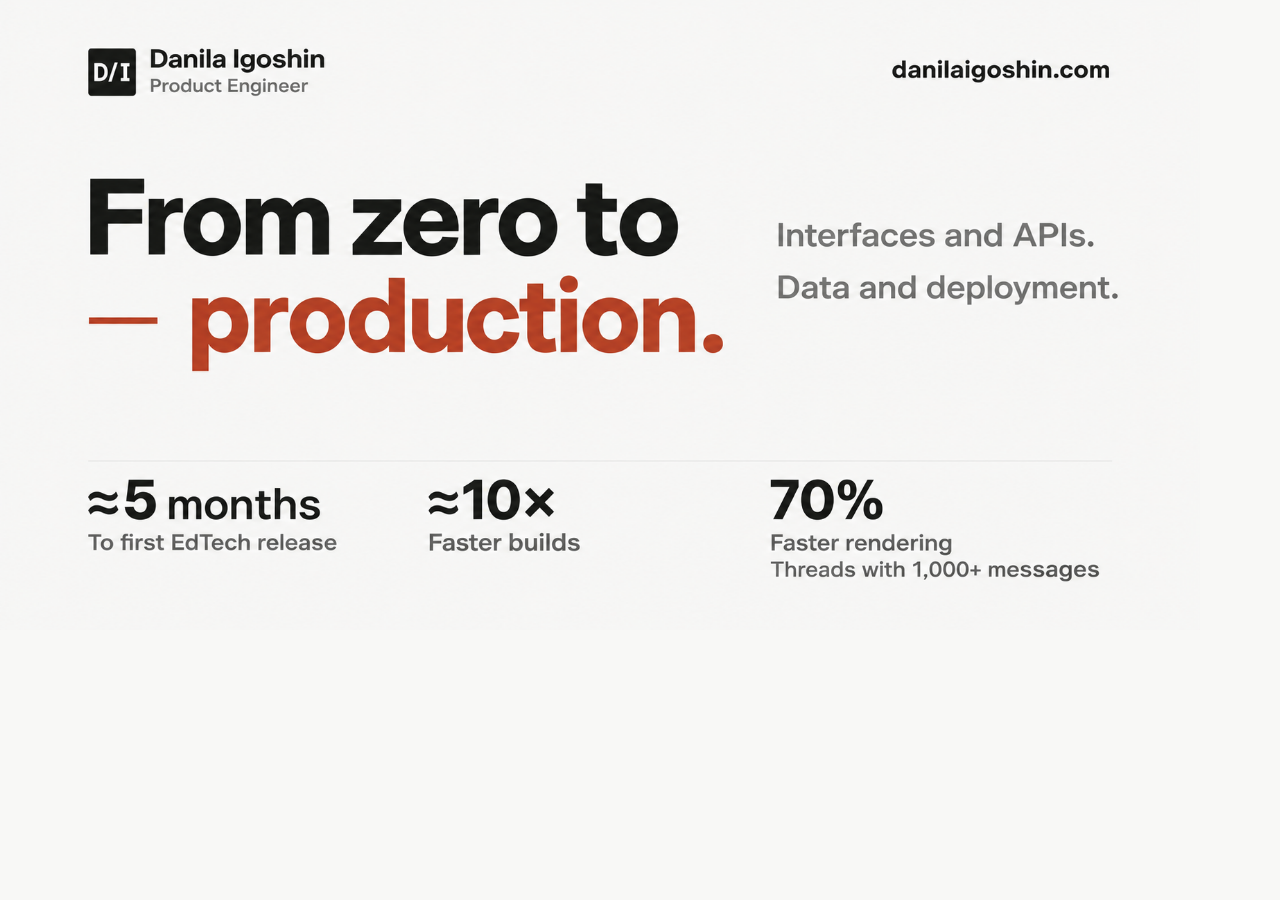
<file: art/og-image.html>
<!doctype html>
<html lang="en" style="--width:1200px;--height:630px">
  <head>
    <meta charset="UTF-8" />
    <meta name="viewport" content="width=1200, initial-scale=1" />
    <meta name="robots" content="noindex, nofollow" />
    <title>Portfolio social image source — 1200×630</title>
    <link rel="stylesheet" href="styles.css" />
  </head>
  <body>
    <main class="artboard">
      <img
        class="artwork"
        src="generated/product-engineer-2026-11-26/og-image.png"
        width="1731"
        height="909"
        alt="Danila Igoshin, Product Engineer. From zero to production across interfaces, APIs, data, and deployment. About 5 months to the first EdTech release, about 10× faster builds, and 70% faster rendering in threads with 1,000+ messages."
      />
    </main>
  </body>
</html>
</file>
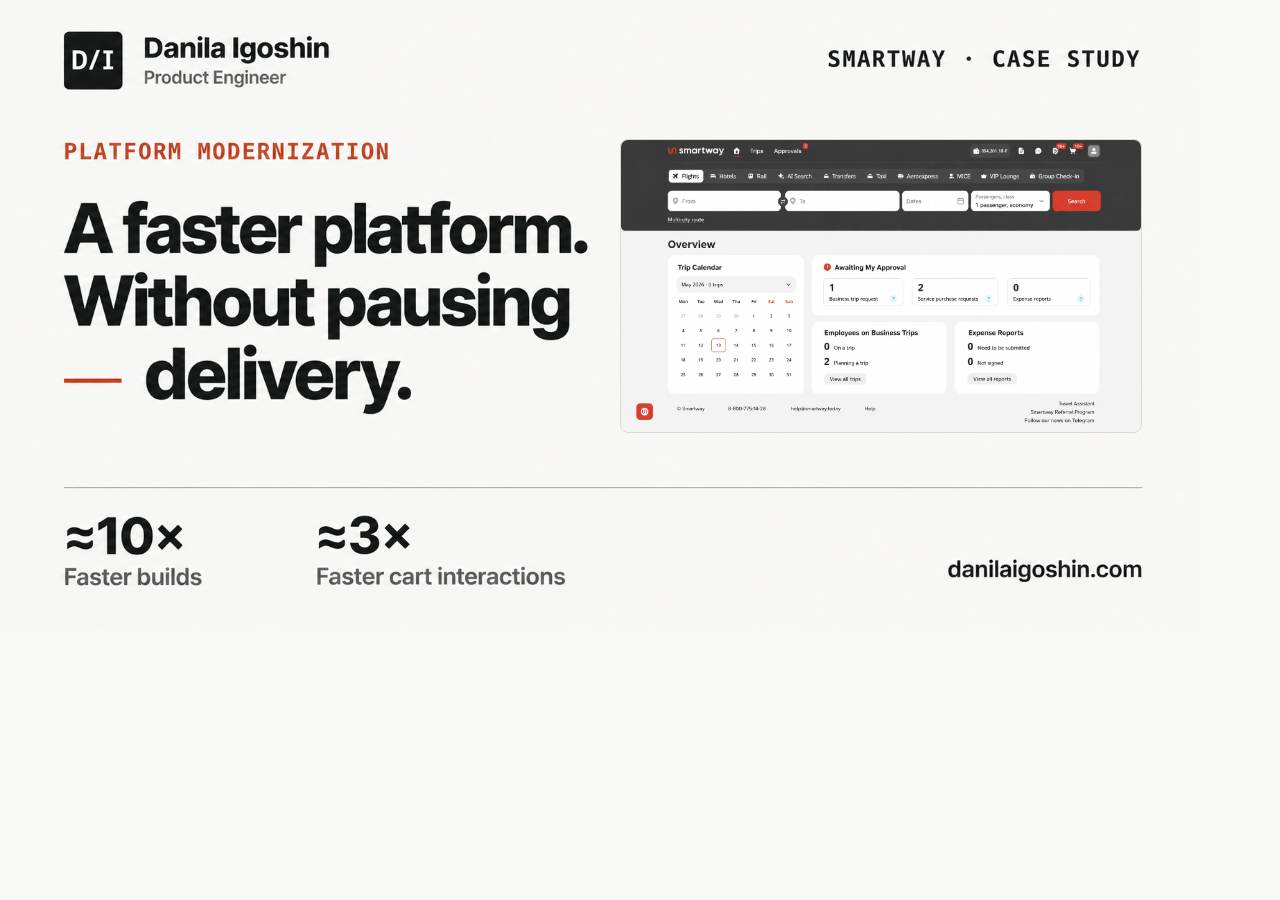
<file: art/og-smartway.html>
<!doctype html>
<html lang="en" style="--width:1200px;--height:630px">
  <head>
    <meta charset="UTF-8" />
    <meta name="viewport" content="width=1200, initial-scale=1" />
    <meta name="robots" content="noindex, nofollow" />
    <title>Smartway case study social image source — 1200×630</title>
    <link rel="stylesheet" href="styles.css" />
  </head>
  <body>
    <main class="artboard artboard-smartway">
      <img
        class="artwork"
        src="generated/product-engineer-2026-11-26/og-smartway.png"
        width="1731"
        height="909"
        alt="Smartway platform modernization by Danila Igoshin, Product Engineer. A faster platform without pausing delivery. About 10× faster builds and 3× faster cart interactions."
      />
      <img
        class="smartway-screenshot"
        src="../public/smartway.webp"
        width="1672"
        height="941"
        alt="Smartway corporate travel dashboard with flight search, approvals, and trips."
      />
    </main>
  </body>
</html>
</file>
<file: styles.css>
@font-face {
  font-family: "Inter Variable";
  font-style: normal;
  font-weight: 100 900;
  font-display: swap;
  src: url("public/fonts/InterVariable.woff2") format("woff2");
}

:root {
  --canvas: #f8f8f6;
  --surface: #ffffff;
  --surface-muted: #eeefeb;
  --surface-warm: #f0ece4;
  --surface-finale: #f2f1ec;
  --ink: #20221f;
  --ink-body: #3e403b;
  --muted: #5b5e58;
  /* Four visible steps: internal divider, module border, structural emphasis,
     and control boundary. The last clears 3:1 across canvas, white, and tinted
     surfaces so a button reads as a control without leaning on its label alone. */
  --line-soft: #e4e5df;
  --line: #d8dad4;
  --line-strong: #bec0b8;
  --line-control: #82857d;
  --accent: #b2472c;
  --accent-dark: #873720;
  --accent-soft: rgba(178, 71, 44, 0.08);
  --accent-wash: rgba(178, 71, 44, 0.045);
  --accent-border: rgba(178, 71, 44, 0.42);
  --ink-hover: rgba(32, 34, 31, 0.032);
  --ink-ring: rgba(32, 34, 31, 0.08);
  --radius-control: 3px;
  --radius-media: 6px;
  --radius-frame: 8px;
  --touch-target: 44px;
  --ink-900: #12151a;
  --shadow-pop: 0 24px 80px rgba(10, 13, 17, 0.48);
  --shadow-float:
    0 1px 2px rgba(32, 34, 31, 0.05),
    0 12px 32px -12px rgba(32, 34, 31, 0.2),
    inset 0 1px 0 rgba(255, 255, 255, 0.85);
  --shadow-card:
    0 1px 2px rgba(32, 34, 31, 0.05),
    0 14px 28px -16px rgba(32, 34, 31, 0.26);
  --shadow-card-hover:
    0 2px 4px rgba(32, 34, 31, 0.06),
    0 24px 44px -18px rgba(32, 34, 31, 0.32);
  --shadow-primary-hover:
    inset 0 1px 0 rgba(255, 255, 255, 0.16),
    0 12px 24px -12px rgba(135, 55, 32, 0.48);
  --shell: min(1240px, calc(100% - 96px));
  --gap: 32px;
  --panel-pad: clamp(24px, 3.2vw, 44px);
  --font-sans: "Inter Variable", Inter, -apple-system, BlinkMacSystemFont, "Segoe UI", Helvetica, Arial, sans-serif;
  --font-mono: ui-monospace, "SFMono-Regular", Menlo, "Cascadia Mono", "Segoe UI Mono",
    "Roboto Mono", Consolas, "Liberation Mono", monospace;
  --ease: cubic-bezier(0.22, 1, 0.36, 1);
  --ease-out: cubic-bezier(0.16, 1, 0.3, 1);
  --ease-spring: cubic-bezier(0.32, 0.72, 0, 1);
  /* Systemic z-index scale */
  --z-grain: 90;
  --z-header: 100;
  --z-progress: 120;
  --z-drawer: 200;
  --z-toast: 300;
  --z-skip: 1000;
}

*,
*::before,
*::after {
  box-sizing: border-box;
}

html {
  scroll-behavior: smooth;
  scroll-padding-top: 104px;
  scrollbar-gutter: stable;
  background: var(--canvas);
}

body {
  margin: 0;
  background: var(--canvas);
  color: var(--ink);
  font-family: var(--font-sans);
  font-size: 16px;
  line-height: 1.5;
  font-optical-sizing: auto;
  -webkit-font-smoothing: antialiased;
  text-rendering: optimizeLegibility;
  font-feature-settings: "cv11";
}

/* Tactile editorial paper grain: fixed, non-interactive, zero scroll repaint. */
body::before {
  position: fixed;
  inset: 0;
  z-index: var(--z-grain);
  pointer-events: none;
  opacity: 0.024;
  background-image: url("data:image/svg+xml,%3Csvg xmlns='http://www.w3.org/2000/svg' width='160' height='160'%3E%3Cfilter id='n'%3E%3CfeTurbulence type='fractalNoise' baseFrequency='0.82' numOctaves='3' stitchTiles='stitch'/%3E%3C/filter%3E%3Crect width='100%25' height='100%25' filter='url(%23n)'/%3E%3C/svg%3E");
  content: "";
}

.portfolio-page,
.case-page {
  background: var(--canvas);
}

h1,
h2,
h3 {
  margin-top: 0;
  font-weight: 630;
  text-wrap: balance;
}

p {
  margin-top: 0;
}

p,
dd {
  text-wrap: pretty;
}

html.menu-open,
html.lightbox-open,
body.lightbox-open {
  overflow: hidden;
}

/* Clip the page without creating a second scroll container so sticky header
   controls remain visible while the full-screen mobile drawer is open. */
body.menu-open {
  overflow: clip;
}

::selection {
  background: #eddbd2;
  color: var(--ink);
}

a {
  color: inherit;
  text-decoration: none;
}

button,
a {
  -webkit-tap-highlight-color: transparent;
}

button {
  color: inherit;
  font: inherit;
  border-radius: var(--radius-control);
}

img {
  display: block;
  max-width: 100%;
}

[hidden] {
  display: none !important;
}

:focus-visible {
  outline: 2px solid var(--accent-dark);
  outline-offset: 3px;
}

.sr-only {
  position: absolute;
  width: 1px;
  height: 1px;
  padding: 0;
  margin: -1px;
  overflow: hidden;
  clip: rect(0, 0, 0, 0);
  white-space: nowrap;
  border: 0;
}

.skip-link {
  position: fixed;
  top: 10px;
  left: 10px;
  z-index: var(--z-skip);
  padding: 10px 14px;
  transform: translateY(-160%);
  border: 1px solid var(--ink);
  border-radius: var(--radius-control);
  background: var(--surface);
  color: var(--ink);
  font-size: 13px;
  font-weight: 650;
  box-shadow: var(--shadow-card);
  transition: transform 180ms var(--ease);
}

.skip-link:focus {
  transform: translateY(0);
}

.section-shell {
  width: var(--shell);
  margin-inline: auto;
}

[data-section],
[id] {
  scroll-margin-top: 104px;
}

/* Reading progress bar: pure CSS scroll-driven animation, zero scroll listeners. */
.scroll-progress {
  position: fixed;
  inset: 0 0 auto;
  z-index: var(--z-progress);
  height: 2px;
  pointer-events: none;
}

.scroll-progress span {
  display: block;
  width: 100%;
  height: 100%;
  transform: scaleX(0);
  transform-origin: left;
  background: var(--accent);
}

@supports not (animation-timeline: scroll()) {
  .scroll-progress {
    display: none;
  }
}

@supports (animation-timeline: scroll()) {
  .scroll-progress span {
    animation: scroll-progress linear both;
    animation-duration: auto;
    animation-timeline: scroll(root block);
  }
}

@keyframes scroll-progress {
  to {
    transform: scaleX(1);
  }
}

/* Intersection sentinels for header state and bottom-of-page scrollspy. */
.scroll-sentinel {
  position: absolute;
  top: 0;
  left: 0;
  width: 1px;
  height: 80px;
  opacity: 0;
  pointer-events: none;
}

.scroll-sentinel-end {
  height: 1px;
  margin-top: -1px;
  pointer-events: none;
}

/* ==========================================================================
   Header — starts full width without a bottom divider, then morphs into a
   centered floating panel (8px corners, thin border, soft shadow) while
   preserving its exact layout footprint.
   ========================================================================== */

.site-header {
  --header-content-width: min(1240px, calc(100vw - 96px));
  --header-viewport-width: 100vw;
  --header-base-height: 80px;
  --header-float-width: min(1040px, var(--header-content-width));
  --header-float-height: 60px;
  --header-float-top: 14px;
  --header-float-pad: 18px;
  --header-side-shift: 0px;
  --header-y-shift: 0px;
  --header-logo-scale: 1;
  --header-copy-shift: 0px;
  --header-name-shift: 0px;
  --header-name-size: 16px;
  --header-role-opacity: 1;
  position: sticky;
  top: 0;
  z-index: var(--z-header);
  background: rgba(248, 248, 246, 0.96);
  transition: background-color 220ms var(--ease);
}

/* Floating panel surface (8px corners, crisp edge highlight, frosted canvas). */
.site-header::before {
  box-sizing: border-box;
  position: absolute;
  top: var(--header-float-top);
  left: 50%;
  z-index: -1;
  width: var(--header-float-width);
  height: var(--header-float-height);
  transform: translate(-50%, -6px) scale(0.985);
  border: 1px solid rgba(32, 34, 31, 0.11);
  border-radius: 8px;
  background: rgba(248, 248, 246, 0.92);
  -webkit-backdrop-filter: blur(18px) saturate(1.15);
  backdrop-filter: blur(18px) saturate(1.15);
  box-shadow: var(--shadow-float);
  opacity: 0;
  pointer-events: none;
  content: "";
  transition: opacity 240ms var(--ease), transform 280ms var(--ease-spring);
}

/* Soft top-edge veil behind the floating panel so scrolled text never peeks
   as harsh chopped slivers in the 14px/8px gap above the panel. */
.site-header::after {
  position: absolute;
  inset: 0 0 auto;
  z-index: -2;
  height: 28px;
  background: linear-gradient(
    to bottom,
    rgba(248, 248, 246, 0.96) 0%,
    rgba(248, 248, 246, 0.62) 55%,
    rgba(248, 248, 246, 0) 100%
  );
  opacity: 0;
  pointer-events: none;
  content: "";
  transition: opacity 240ms var(--ease);
}

.nav-shell {
  display: grid;
  grid-template-columns: 1fr auto;
  gap: 24px;
  align-items: center;
  width: var(--shell);
  min-height: 80px;
  margin-inline: auto;
}

.brand {
  display: inline-flex;
  gap: 12px;
  align-items: center;
  width: max-content;
  transform: translate(var(--header-side-shift), var(--header-y-shift));
  transition: transform 280ms var(--ease-spring);
}

.brand-mark {
  --brand-hover-y: 0px;
  display: block;
  width: 42px;
  height: 42px;
  flex: none;
  border-radius: var(--radius-control);
  box-shadow: 0 1px 2px rgba(32, 34, 31, 0.14);
  transform: translateY(var(--brand-hover-y)) scale(var(--header-logo-scale));
  transform-origin: left center;
  transition: transform 220ms var(--ease-spring), box-shadow 220ms var(--ease);
}

.brand:hover .brand-mark,
.brand:focus-visible .brand-mark {
  --brand-hover-y: -1px;
  box-shadow: 0 4px 10px -4px rgba(32, 34, 31, 0.28);
}

.brand-copy {
  display: grid;
  gap: 3px;
  font-size: 16px;
  font-weight: 650;
  letter-spacing: -0.025em;
  line-height: 1.2;
  transform: translateX(var(--header-copy-shift));
  transition: transform 280ms var(--ease-spring);
}

.brand-name {
  font-size: var(--header-name-size);
  transform: translateY(var(--header-name-shift));
  transition: transform 280ms var(--ease-spring), color 160ms var(--ease);
}

.brand:hover .brand-name {
  color: var(--accent-dark);
}

.brand-role {
  color: var(--muted);
  font-size: 12px;
  font-weight: 400;
  letter-spacing: 0;
  opacity: var(--header-role-opacity);
  transition: opacity 160ms var(--ease);
}

.header-resume {
  display: none;
}

.site-nav {
  display: flex;
  gap: 22px;
  align-items: center;
}

.nav-panel {
  display: contents;
}

.mobile-nav-utilities {
  display: none;
}

.site-nav a {
  position: relative;
  padding: 8px 0;
  color: var(--muted);
  font-size: 14px;
  font-weight: 480;
  white-space: nowrap;
  transition: color 160ms var(--ease);
}

/* Terracotta marks active/reachable navigation cleanly. */
.site-nav a::after {
  position: absolute;
  right: 0;
  bottom: 4px;
  left: 0;
  height: 1.5px;
  transform: scaleX(0);
  transform-origin: left;
  background: var(--accent);
  content: "";
  transition: transform 160ms var(--ease);
}

.site-nav a:hover,
.site-nav a:focus-visible {
  color: var(--ink);
}

.site-nav a.is-active {
  color: var(--ink);
  font-weight: 560;
}

.site-nav a:hover::after,
.site-nav a:focus-visible::after,
.site-nav a.is-active::after {
  transform: scaleX(1);
}

.nav-email {
  display: inline-flex;
  gap: 12px;
  align-items: center;
  min-height: 40px;
  padding: 0 15px;
  border: 1px solid var(--line-control);
  border-radius: var(--radius-control);
  background: var(--surface);
  color: var(--ink);
  font-size: 14px;
  font-weight: 560;
  transition:
    border-color 180ms var(--ease),
    background-color 180ms var(--ease),
    color 180ms var(--ease),
    box-shadow 180ms var(--ease),
    transform 160ms var(--ease);
}

.nav-email:hover,
.nav-email:focus-visible {
  border-color: var(--accent);
  background: var(--accent-wash);
  color: var(--accent-dark);
}

.nav-email:active {
  transform: translateY(1px) scale(0.985);
}

.menu-toggle {
  display: none;
  width: 44px;
  height: 44px;
  padding: 0;
  border: 1px solid transparent;
  border-radius: var(--radius-control);
  background: transparent;
  cursor: pointer;
}

.menu-toggle span {
  display: block;
  width: 18px;
  height: 1.5px;
  margin: 0 auto;
  background: var(--ink);
  transition: transform 220ms var(--ease-spring), background-color 160ms var(--ease);
}

/* Scrolled floating panel state */
body:not(.menu-open) .site-header.is-scrolled {
  --header-side-shift: calc((var(--header-content-width) - var(--header-float-width)) / 2 + var(--header-float-pad));
  --header-y-shift: calc(var(--header-float-top) + (var(--header-float-height) - var(--header-base-height)) / 2);
  --header-logo-scale: 0.8095238;
  --header-copy-shift: -8px;
  --header-name-shift: 8.7px;
  --header-name-size: 15px;
  --header-role-opacity: 0;
  background: transparent;
  pointer-events: none;
}

body:not(.menu-open) .site-header.is-scrolled::before {
  transform: translateX(-50%) scale(1);
  opacity: 1;
  pointer-events: auto;
}

body:not(.menu-open) .site-header.is-scrolled::after {
  opacity: 1;
}

body:not(.menu-open) .site-header.is-scrolled .brand,
body:not(.menu-open) .site-header.is-scrolled .menu-toggle {
  pointer-events: auto;
}

@media (min-width: 901px) {
  .site-nav {
    grid-column: 2;
    grid-row: 1;
    justify-self: end;
    transform: translate(calc(-1 * var(--header-side-shift)), var(--header-y-shift));
    transition: transform 280ms var(--ease-spring);
  }

  .site-nav .nav-email {
    display: inline-flex;
    gap: 10px;
    align-items: center;
    min-height: 38px;
    margin-left: 6px;
    padding: 6px 14px;
    border: 1px solid var(--line-control);
    border-radius: var(--radius-control);
    background: var(--surface);
    color: var(--ink);
    font-weight: 540;
  }

  .site-nav .nav-email::after {
    display: none;
  }

  .site-nav .nav-email:hover,
  .site-nav .nav-email:focus-visible {
    border-color: var(--accent);
    background: var(--accent-wash);
    color: var(--accent-dark);
  }

  body:not(.menu-open) .site-header.is-scrolled .site-nav {
    pointer-events: auto;
  }

  body:not(.menu-open) .site-header.is-scrolled .site-nav .nav-email {
    background: rgba(255, 255, 255, 0.72);
  }

  body:not(.menu-open) .site-header.is-scrolled .site-nav .nav-email:hover,
  body:not(.menu-open) .site-header.is-scrolled .site-nav .nav-email:focus-visible {
    background: var(--accent-wash);
  }
}

/* ==========================================================================
   Shared Interactive Primitives (Buttons, Links, Arrows)
   ========================================================================== */

.button {
  display: inline-flex;
  gap: 16px;
  align-items: center;
  justify-content: center;
  min-height: 50px;
  padding: 0 22px;
  border: 1px solid var(--line-control);
  border-radius: var(--radius-control);
  background: var(--surface);
  color: var(--ink);
  font-size: 15px;
  font-weight: 580;
  white-space: nowrap;
  transition:
    background-color 200ms var(--ease),
    border-color 200ms var(--ease),
    color 200ms var(--ease),
    box-shadow 220ms var(--ease),
    transform 180ms var(--ease);
}

.button:hover,
.button:focus-visible {
  border-color: var(--ink);
  box-shadow: 0 8px 20px -12px rgba(32, 34, 31, 0.24);
  transform: translateY(-1px);
}

.button:active {
  transform: translateY(0) scale(0.985);
}

.button-primary {
  border-color: var(--ink);
  background: var(--ink);
  color: var(--surface);
  box-shadow:
    inset 0 1px 0 rgba(255, 255, 255, 0.14),
    0 1px 2px rgba(32, 34, 31, 0.16);
}

.button-primary:hover,
.button-primary:focus-visible {
  border-color: var(--accent-dark);
  background: var(--accent-dark);
  box-shadow: var(--shadow-primary-hover);
  transform: translateY(-1px);
}

.button-primary:active {
  transform: translateY(0) scale(0.985);
  box-shadow: inset 0 1px 0 rgba(255, 255, 255, 0.12);
}

.button-row {
  display: flex;
  flex-wrap: wrap;
  align-items: center;
  gap: 12px;
  margin-top: 32px;
}

.button-row .arrow-link {
  padding-inline: 6px;
}

.text-link,
.arrow-link {
  display: inline-flex;
  gap: 8px;
  align-items: center;
  min-height: 44px;
  color: var(--accent-dark);
  font-size: 15px;
  font-weight: 580;
  text-decoration: underline;
  text-decoration-color: transparent;
  text-decoration-thickness: 1px;
  text-underline-offset: 4px;
  transition:
    color 180ms var(--ease),
    text-decoration-color 200ms var(--ease),
    transform 160ms var(--ease);
}

.text-link:hover,
.text-link:focus-visible,
.arrow-link:hover,
.arrow-link:focus-visible {
  color: var(--accent);
  text-decoration-color: currentColor;
}

.text-link:active,
.arrow-link:active {
  transform: translateY(1px);
}

/* Directional arrow micro-motion */
.nav-email span[aria-hidden],
.contact-links a span[aria-hidden],
.mobile-nav-utilities a span[aria-hidden],
.footer a span[aria-hidden],
.text-link span[aria-hidden],
.arrow-link span[aria-hidden],
.button span[aria-hidden] {
  display: inline-block;
  transition: transform 200ms var(--ease);
}

.button span[aria-hidden] {
  display: inline-flex;
  align-items: center;
  flex: none;
}

.nav-email:hover span[aria-hidden],
.contact-links a:hover span[aria-hidden],
.mobile-nav-utilities a:hover span[aria-hidden],
.text-link:hover span[aria-hidden] {
  transform: translate(2px, -2px);
}

.arrow-link:hover span[aria-hidden],
.button:hover span[aria-hidden] {
  transform: translateX(3px);
}

.button-primary.resume-download:hover span[aria-hidden],
.contact-links a[download]:hover span[aria-hidden],
.mobile-nav-utilities a[download]:hover span[aria-hidden] {
  transform: translateY(2px);
}

.footer a:hover span[aria-hidden] {
  transform: translateY(-2px);
}

/* ==========================================================================
   Shared Editorial Text & Data Primitives
   ========================================================================== */

.section-head {
  display: grid;
  grid-template-columns: minmax(0, 1fr) auto;
  gap: 14px 32px;
  align-items: end;
  margin-bottom: clamp(30px, 3.8vw, 48px);
}

.section-head h2 {
  margin: 0;
  font-size: clamp(2rem, 1.5rem + 2vw, 3.25rem);
  line-height: 1.06;
  letter-spacing: -0.042em;
}

.section-head p {
  grid-column: 1 / -1;
  max-width: 52ch;
  margin: 0;
  color: var(--muted);
  font-size: 17px;
  line-height: 1.55;
}

.meta-line {
  display: flex;
  flex-wrap: wrap;
  gap: 4px 12px;
  align-items: baseline;
  justify-content: space-between;
  width: 100%;
  margin-bottom: 18px;
  font-size: 14px;
}

.meta-line span:first-child {
  color: var(--accent-dark);
  font-weight: 600;
}

.meta-line span:last-child {
  color: var(--muted);
  font-variant-numeric: tabular-nums;
}

.fact-list {
  margin: 0;
}

.fact-list > div {
  display: grid;
  grid-template-columns: 92px minmax(0, 1fr);
  gap: 16px;
  padding-block: 11px;
  border-bottom: 1px solid var(--line-soft);
}

.fact-list > div:last-child {
  border-bottom: 0;
}

.fact-list dt {
  color: var(--muted);
  font-size: 13px;
  line-height: 1.5;
}

.fact-list dd {
  margin: 0;
  font-size: 14px;
  line-height: 1.5;
}

.stat {
  display: flex;
  flex-direction: column;
  gap: 8px;
  min-width: 0;
  padding: 26px 28px 24px;
}

.stat strong {
  font-size: clamp(2.25rem, 1.6rem + 1.4vw, 2.875rem);
  font-weight: 560;
  line-height: 1;
  letter-spacing: -0.045em;
  font-variant-numeric: tabular-nums;
}

.stat strong small {
  font-size: 0.44em;
  font-weight: 580;
  letter-spacing: -0.015em;
}

.stat p {
  max-width: 26ch;
  margin: 0;
  color: var(--ink);
  font-size: 15px;
  line-height: 1.45;
}

.stat .stat-source {
  margin-top: auto;
  padding-top: 6px;
  color: var(--muted);
  font-size: 13px;
}

/* ==========================================================================
   Screenshot Frames & Zoom Controls
   ========================================================================== */

.media-frame {
  display: grid;
  min-width: 0;
  margin: 0;
  padding: clamp(22px, 2.8vw, 38px);
  place-items: center;
  border: 1px solid rgba(32, 34, 31, 0.06);
  border-radius: var(--radius-frame);
  background:
    radial-gradient(ellipse 80% 55% at 50% 0%, rgba(255, 255, 255, 0.6), transparent 72%),
    var(--surface-muted);
}

.project-media-link {
  position: relative;
  display: block;
  width: 100%;
  overflow: visible;
  border: 0;
  background: transparent;
  cursor: zoom-in;
}

.media-frame img {
  width: 100%;
  height: auto;
  border: 1px solid rgba(32, 34, 31, 0.11);
  border-radius: var(--radius-media);
  background: var(--surface);
  box-shadow: var(--shadow-card);
  transition: transform 360ms var(--ease-spring), box-shadow 360ms var(--ease-spring);
}

.media-zoom {
  position: absolute;
  top: 12px;
  right: 12px;
  display: grid;
  width: 40px;
  height: 40px;
  place-items: center;
  border: 1px solid rgba(32, 34, 31, 0.22);
  border-radius: var(--radius-control);
  background: rgba(255, 255, 255, 0.94);
  -webkit-backdrop-filter: blur(8px);
  backdrop-filter: blur(8px);
  color: var(--ink);
  box-shadow: 0 2px 10px -2px rgba(32, 34, 31, 0.14);
  cursor: zoom-in;
  transition:
    background-color 180ms var(--ease),
    border-color 180ms var(--ease),
    color 180ms var(--ease),
    transform 180ms var(--ease),
    box-shadow 180ms var(--ease);
}

.media-zoom svg {
  width: 16px;
  height: 16px;
  transition: transform 200ms var(--ease);
}

.media-zoom:is(:hover, :focus-visible),
.project-media-link:is(:hover, :focus-visible) .media-zoom {
  border-color: var(--ink);
  background: var(--ink);
  color: var(--surface);
  box-shadow: 0 6px 16px -4px rgba(32, 34, 31, 0.34);
}

.media-zoom:hover svg,
.project-media-link:hover .media-zoom svg {
  transform: scale(1.08);
}

.media-zoom:active {
  transform: scale(0.95);
}

@media (hover: hover) and (prefers-reduced-motion: no-preference) {
  .media-frame .project-media-link:hover img {
    transform: translateY(-3px) scale(1.004);
    box-shadow: var(--shadow-card-hover);
  }
}

/* ==========================================================================
   Project Image & Intro Video Lightbox
   ========================================================================== */

.project-lightbox {
  width: 100%;
  max-width: none;
  height: 100%;
  max-height: none;
  padding: clamp(16px, 2.5vw, 28px) clamp(16px, 4vw, 56px);
  border: 0;
  background: transparent;
  color: #ffffff;
  overflow: auto;
  overscroll-behavior: contain;
}

.project-lightbox[open] {
  display: grid;
  place-items: center;
}

.project-lightbox::backdrop {
  background: rgba(14, 16, 18, 0.9);
  -webkit-backdrop-filter: blur(12px);
  backdrop-filter: blur(12px);
}

.project-lightbox[open]::backdrop {
  animation: lightbox-backdrop-in 220ms var(--ease) both;
}

.project-lightbox-shell {
  display: grid;
  grid-template-rows: auto minmax(0, 1fr);
  gap: 14px;
  width: min(100%, 1520px);
  min-height: 0;
  align-items: center;
  justify-items: center;
}

.project-lightbox[open] figure,
.project-lightbox[open] video {
  animation: lightbox-shell-in 240ms var(--ease-out) both;
}

@keyframes lightbox-backdrop-in {
  from {
    opacity: 0;
  }
}

@keyframes lightbox-shell-in {
  from {
    opacity: 0;
    transform: scale(0.98) translateY(6px);
  }
}

.project-lightbox-bar {
  display: flex;
  width: min(100%, 1180px);
  align-items: center;
  justify-content: flex-end;
  gap: 8px;
}

.project-lightbox-nav {
  display: inline-flex;
  align-items: center;
  gap: 6px;
  margin-right: auto;
}

.project-lightbox-counter {
  padding: 0 10px;
  color: rgba(255, 255, 255, 0.85);
  font-family: var(--font-mono);
  font-size: 12px;
  font-variant-numeric: tabular-nums;
}

.project-lightbox-btn,
.project-lightbox-zoom,
.project-lightbox-close {
  display: inline-flex;
  gap: 10px;
  align-items: center;
  justify-content: center;
  min-width: 38px;
  min-height: 38px;
  padding: 0 13px;
  border: 1px solid rgba(255, 255, 255, 0.24);
  border-radius: var(--radius-control);
  background: rgba(20, 23, 27, 0.86);
  color: #ffffff;
  cursor: pointer;
  font-family: var(--font-mono);
  font-size: 12px;
  font-weight: 600;
  letter-spacing: 0.04em;
  text-transform: uppercase;
  -webkit-backdrop-filter: blur(12px);
  backdrop-filter: blur(12px);
  transition:
    border-color 160ms var(--ease),
    background-color 160ms var(--ease),
    transform 160ms var(--ease);
}

.project-lightbox-btn {
  padding: 0 12px;
}

.project-lightbox-zoom {
  display: none;
  min-width: 58px;
  font-variant-numeric: tabular-nums;
}

.project-lightbox-zoom[aria-pressed="true"] {
  border-color: rgba(255, 255, 255, 0.82);
  background: rgba(255, 255, 255, 0.18);
}

.project-lightbox-close {
  justify-self: end;
}

.project-lightbox-btn:hover,
.project-lightbox-btn:focus-visible,
.project-lightbox-zoom:hover,
.project-lightbox-zoom:focus-visible,
.project-lightbox-close:hover,
.project-lightbox-close:focus-visible {
  border-color: rgba(255, 255, 255, 0.72);
  background: rgba(36, 40, 46, 0.96);
}

.project-lightbox-btn:active,
.project-lightbox-zoom:active,
.project-lightbox-close:active {
  transform: scale(0.96);
}

.project-lightbox :focus-visible {
  outline-color: #ffffff;
}

.project-lightbox figure {
  display: grid;
  width: 100%;
  max-height: calc(100dvh - 108px);
  grid-template-rows: minmax(0, 1fr) auto;
  gap: 14px;
  margin: 0;
}

.project-lightbox img {
  width: auto;
  max-width: 100%;
  max-height: calc(100dvh - 152px);
  margin: auto;
  object-fit: contain;
  border: 1px solid rgba(255, 255, 255, 0.14);
  border-radius: var(--radius-media);
  box-shadow: var(--shadow-pop);
  transition: opacity 180ms var(--ease);
}

.project-lightbox img.is-switching {
  opacity: 0.5;
}

.project-lightbox img.is-loading {
  opacity: 0.84;
  animation: lightbox-loading 1.1s var(--ease) infinite alternate;
}

@keyframes lightbox-loading {
  from {
    opacity: 0.74;
  }
  to {
    opacity: 0.94;
  }
}

.project-lightbox-footer {
  display: flex;
  flex-wrap: wrap;
  align-items: center;
  justify-content: center;
  gap: 10px 18px;
  width: 100%;
  max-width: min(100%, 1180px);
  margin-inline: auto;
}

.project-lightbox figcaption {
  max-width: min(100%, 1100px);
  margin: 0;
  color: rgba(255, 255, 255, 0.86);
  font-family: var(--font-sans);
  font-size: 13px;
  line-height: 1.45;
  text-align: center;
}

.project-lightbox-case-link {
  display: inline-flex;
  gap: 8px;
  align-items: center;
  justify-content: center;
  min-height: 36px;
  padding: 0 13px;
  border: 1px solid rgba(255, 255, 255, 0.36);
  border-radius: var(--radius-control);
  background: rgba(255, 255, 255, 0.12);
  color: #ffffff;
  font-family: var(--font-sans);
  font-size: 13px;
  font-weight: 560;
  white-space: nowrap;
  transition:
    border-color 160ms var(--ease),
    background-color 160ms var(--ease),
    transform 160ms var(--ease);
}

.project-lightbox-case-link span[aria-hidden] {
  display: inline-block;
  transition: transform 200ms var(--ease);
}

.project-lightbox-case-link:hover,
.project-lightbox-case-link:focus-visible {
  border-color: rgba(255, 255, 255, 0.82);
  background: rgba(255, 255, 255, 0.22);
}

.project-lightbox-case-link:hover span[aria-hidden],
.project-lightbox-case-link:focus-visible span[aria-hidden] {
  transform: translateX(3px);
}

.project-lightbox-case-link:active {
  transform: scale(0.97);
}

@media (hover: hover) {
  .project-lightbox figcaption::after {
    margin-left: 14px;
    color: rgba(255, 255, 255, 0.72);
    font-family: var(--font-mono);
    font-size: 12px;
    content: "Esc to close";
  }

  .project-lightbox.has-gallery figcaption::after {
    content: "← → navigate · Esc to close";
  }
}

.intro-lightbox .project-lightbox-shell {
  width: min(100%, 1180px);
}

.intro-lightbox video {
  display: block;
  width: min(100%, calc((100dvh - 128px) * 16 / 9));
  height: auto;
  aspect-ratio: 16 / 9;
  border: 1px solid rgba(255, 255, 255, 0.14);
  border-radius: var(--radius-media);
  background: var(--ink-900);
  box-shadow: var(--shadow-pop);
}

@media (max-width: 760px) {
  .project-lightbox {
    padding: 12px;
  }

  .project-lightbox[open] {
    place-items: center;
  }

  .project-lightbox-shell {
    display: grid;
    grid-template-rows: minmax(0, 1fr);
    width: 100%;
    min-width: 0;
    padding-top: 56px;
    place-items: center;
  }

  .project-lightbox-bar {
    position: fixed;
    top: 12px;
    right: 12px;
    left: 12px;
    z-index: 2;
    width: auto;
    max-width: none;
  }

  .project-lightbox-shell > .project-lightbox-close {
    position: fixed;
    top: 12px;
    right: 12px;
    z-index: 2;
  }

  .project-lightbox-btn,
  .project-lightbox-zoom,
  .project-lightbox-close {
    min-width: var(--touch-target);
    min-height: var(--touch-target);
  }

  .project-lightbox-zoom {
    display: inline-flex;
    min-width: 58px;
  }

  .project-lightbox-case-link {
    min-height: var(--touch-target);
    padding: 0 16px;
  }

  .project-lightbox figure {
    width: 100%;
    max-height: calc(100dvh - 80px);
    gap: 12px;
    justify-items: center;
  }

  .project-lightbox img {
    width: auto;
    max-width: 100%;
    max-height: calc(100dvh - 150px);
    margin: auto;
  }

  .project-lightbox-footer {
    width: 100%;
    justify-content: center;
  }

  .project-lightbox figcaption {
    max-width: 100%;
    font-size: 13px;
    text-align: center;
  }

  .project-lightbox figcaption::after {
    display: block;
    margin: 6px 0 0;
    color: rgba(255, 255, 255, 0.72);
    font-family: var(--font-mono);
    font-size: 12px;
    content: "Tap 100% to inspect details";
  }

  .project-lightbox.has-gallery figcaption::after {
    content: "Swipe to navigate · Tap 100% to zoom";
  }

  .project-lightbox.is-zoomed[open] {
    place-items: start;
  }

  .project-lightbox.is-zoomed .project-lightbox-shell {
    width: max-content;
    min-width: 100%;
    place-items: start;
  }

  .project-lightbox.is-zoomed figure {
    width: max-content;
    max-height: none;
    justify-items: start;
  }

  .project-lightbox.is-zoomed img {
    max-width: 1400px;
    max-height: none;
    margin: 0;
  }

  .project-lightbox.is-zoomed .project-lightbox-footer {
    position: sticky;
    left: 0;
    width: calc(100vw - 24px);
    max-width: none;
    justify-content: flex-start;
  }

  .project-lightbox.is-zoomed figcaption {
    text-align: left;
  }

  .project-lightbox.is-zoomed figcaption::after {
    content: "Drag to pan · Tap Fit to reset";
  }

  .intro-lightbox[open] {
    place-items: center;
  }

  .intro-lightbox .project-lightbox-shell {
    width: 100%;
    min-width: 0;
    padding-top: 56px;
    place-items: center;
  }

  .intro-lightbox video {
    width: min(100%, calc((100dvh - 88px) * 16 / 9));
    max-height: calc(100dvh - 88px);
  }
}

/* ==========================================================================
   Contact Finale & Footer — stays on the light editorial palette with a
   subtle warm stone step that grounds the close of every page.
   ========================================================================== */

.page-finale {
  margin-top: 0;
  border-top: 1px solid var(--line);
  background: var(--surface-finale);
  color: var(--ink);
}

.site-contact {
  display: grid;
  grid-template-columns: minmax(0, 1.1fr) minmax(0, 1fr);
  gap: 48px 64px;
  align-items: start;
  padding-block: clamp(68px, 7.5vw, 104px) clamp(48px, 5vw, 72px);
}

.site-contact h2 {
  max-width: 15ch;
  margin: 0 0 20px;
  color: var(--ink);
  font-size: clamp(2rem, 1.2rem + 2.6vw, 3.25rem);
  font-weight: 630;
  line-height: 1.08;
  letter-spacing: -0.045em;
}

.contact-intro p {
  max-width: 34em;
  margin: 0;
  color: var(--muted);
  font-size: 16px;
  line-height: 1.65;
}

.contact-action {
  min-width: 0;
}

.contact-email-row {
  display: grid;
  grid-template-columns: minmax(0, 1fr) auto;
  gap: 16px;
  align-items: center;
  border-bottom: 1px solid var(--line-strong);
  padding-bottom: 4px;
}

html:not(.js) .contact-email-row {
  grid-template-columns: 1fr;
}

html:not(.js) .contact-email-row button {
  display: none;
}

.contact-email-row a {
  display: flex;
  min-width: 0;
  min-height: 60px;
  align-items: center;
  overflow-wrap: anywhere;
  font-size: clamp(1.25rem, 1rem + 0.85vw, 1.75rem);
  font-weight: 560;
  letter-spacing: -0.03em;
  text-decoration: underline;
  text-decoration-color: transparent;
  text-decoration-thickness: 1.5px;
  text-underline-offset: 6px;
  transition: color 180ms var(--ease), text-decoration-color 200ms var(--ease);
}

.contact-email-row a:hover,
.contact-email-row a:focus-visible {
  color: var(--accent-dark);
  text-decoration-color: currentColor;
}

.contact-email-row button {
  min-width: 76px;
  min-height: 38px;
  padding: 0 14px;
  border: 1px solid var(--line-control);
  border-radius: var(--radius-control);
  background: var(--surface);
  color: var(--ink);
  font-family: var(--font-sans);
  font-size: 13px;
  font-weight: 550;
  cursor: pointer;
  transition:
    border-color 180ms var(--ease),
    background-color 180ms var(--ease),
    color 180ms var(--ease),
    transform 150ms var(--ease);
}

.contact-email-row button:hover,
.contact-email-row button:focus-visible {
  border-color: var(--accent);
  background: var(--accent-wash);
  color: var(--accent-dark);
}

.contact-email-row button:active {
  transform: scale(0.97);
}

.contact-email-row button.is-copied {
  border-color: var(--accent);
  background: var(--accent-soft);
  color: var(--accent-dark);
}

.contact-links {
  display: grid;
  grid-template-columns: repeat(2, max-content);
  column-gap: 36px;
  margin-top: 8px;
}

.contact-links a {
  display: inline-flex;
  gap: 10px;
  align-items: center;
  min-height: 46px;
  padding: 10px 0;
  color: var(--ink);
  font-size: 14px;
  font-weight: 520;
  text-decoration: underline;
  text-decoration-color: transparent;
  text-decoration-thickness: 1px;
  text-underline-offset: 4px;
  transition: color 180ms var(--ease), text-decoration-color 200ms var(--ease);
}

.contact-links a:hover,
.contact-links a:focus-visible {
  color: var(--accent-dark);
  text-decoration-color: currentColor;
}

.contact-response {
  margin: 14px 0 0;
  color: var(--muted);
  font-size: 13px;
}

.footer {
  display: flex;
  flex-direction: row;
  justify-content: space-between;
  align-items: center;
  gap: 20px;
  padding-block: 18px 28px;
  border-top: 1px solid var(--line);
  color: var(--muted);
  font-family: var(--font-mono);
  font-size: 12px;
}

.footer p {
  margin: 0;
}

.footer a {
  display: inline-flex;
  gap: 8px;
  align-items: center;
  min-height: 44px;
  transition: color 160ms var(--ease);
}

.footer a:hover,
.footer a:focus-visible {
  color: var(--accent-dark);
}

/* Centered high-contrast toast: never collides with footer controls. */
.copy-toast {
  position: fixed;
  bottom: 24px;
  left: 50%;
  z-index: var(--z-toast);
  width: max-content;
  max-width: calc(100vw - 32px);
  padding: 10px 18px;
  transform: translate(-50%, 16px);
  border: 1px solid rgba(255, 255, 255, 0.14);
  border-radius: var(--radius-media);
  background: var(--ink);
  color: var(--surface);
  box-shadow: 0 14px 36px -10px rgba(20, 22, 19, 0.42);
  font-family: var(--font-sans);
  font-size: 13px;
  font-weight: 540;
  text-align: center;
  white-space: normal;
  opacity: 0;
  pointer-events: none;
  transition: opacity 200ms var(--ease), transform 240ms var(--ease-spring);
}

.copy-toast.is-visible {
  transform: translate(-50%, 0);
  opacity: 1;
}

/* ==========================================================================
   Scroll Reveals — crisp, fast, never stuck hidden.
   ========================================================================== */

.will-reveal {
  opacity: 0;
  transform: translateY(12px);
}

.will-reveal.is-visible {
  opacity: 1;
  transform: none;
  transition:
    opacity 360ms var(--ease-out) var(--reveal-delay, 0ms),
    transform 460ms var(--ease-out) var(--reveal-delay, 0ms);
}

/* ==========================================================================
   Responsive Breakpoints & Full-Screen Mobile Navigation Drawer
   ========================================================================== */

@media (max-width: 1100px) {
  .portfolio-page,
  .case-page {
    --gap: 24px;
  }
}

@media (max-width: 900px) {
  .portfolio-page,
  .case-page {
    --shell: calc(100% - 64px);
  }

  html:not(.js) .site-nav {
    grid-column: 1 / -1;
    flex-wrap: wrap;
    gap: 12px 18px;
    padding-bottom: 12px;
  }

  .js .nav-shell {
    grid-template-columns: minmax(0, 1fr) auto auto;
    column-gap: 12px;
  }

  .js .brand {
    max-width: 100%;
  }

  .brand {
    position: relative;
    z-index: 3;
  }

  .js .header-resume {
    display: inline-flex;
    align-items: center;
    min-height: 44px;
    padding-inline: 6px;
    color: var(--ink);
    font-size: 14px;
    font-weight: 560;
    pointer-events: auto;
    transform: translate(calc(-1 * var(--header-side-shift)), var(--header-y-shift));
    transition: transform 280ms var(--ease-spring), color 160ms var(--ease);
  }

  .header-resume:is(:hover, :focus-visible) {
    color: var(--accent-dark);
    text-decoration: underline;
    text-underline-offset: 4px;
  }

  body.menu-open .header-resume {
    visibility: hidden;
  }

  .site-header {
    --header-content-width: calc(100vw - 64px);
    --header-float-width: calc(var(--header-viewport-width) - 32px);
    --header-float-top: 12px;
    --header-float-pad: 16px;
  }

  body.menu-open .site-header {
    z-index: var(--z-drawer);
    background: transparent;
  }

  .js .menu-toggle {
    position: relative;
    z-index: 3;
    display: grid;
    grid-column: 3;
    grid-row: 1;
    place-content: center;
    gap: 6px;
    justify-self: end;
    transform: translate(calc(-1 * var(--header-side-shift)), var(--header-y-shift));
    transition: transform 280ms var(--ease-spring), background-color 160ms var(--ease);
  }

  .js .menu-toggle:hover,
  .js .menu-toggle:focus-visible {
    background: var(--surface-muted);
  }

  .js .menu-toggle:active {
    background: var(--line-soft);
  }

  .js .menu-toggle[aria-expanded="true"] span:first-child {
    transform: translateY(3.75px) rotate(45deg);
  }

  .js .menu-toggle[aria-expanded="true"] span:last-child {
    transform: translateY(-3.75px) rotate(-45deg);
  }

  body.menu-open .brand,
  body.menu-open .brand-mark,
  body.menu-open .brand-copy,
  body.menu-open .brand-name,
  body.menu-open .brand-role,
  body.menu-open .menu-toggle {
    transition: none;
  }

  .js .site-nav {
    position: fixed;
    inset: 0;
    z-index: 1;
    display: flex;
    align-items: stretch;
    justify-content: flex-end;
    gap: 0;
    width: 100%;
    height: 100vh;
    height: 100dvh;
    padding: 0;
    overflow: hidden;
    background: var(--canvas);
    opacity: 0;
    pointer-events: none;
    visibility: hidden;
  }

  .js.js-ready .site-nav {
    transition: opacity 180ms var(--ease), visibility 0s linear 220ms;
  }

  .js .site-nav.is-open {
    opacity: 1;
    pointer-events: auto;
    visibility: visible;
    transition-property: opacity;
    transition-delay: 0s;
  }

  .js .nav-panel {
    position: relative;
    display: flex;
    width: 100%;
    max-width: none;
    height: 100vh;
    height: 100dvh;
    min-height: 0;
    flex-direction: column;
    align-items: stretch;
    padding: calc(var(--header-base-height, 80px) + 12px) 32px max(24px, env(safe-area-inset-bottom));
    overflow-x: hidden;
    overflow-y: auto;
    transform: translateY(-8px);
    background: var(--canvas);
    overscroll-behavior: contain;
    -webkit-overflow-scrolling: touch;
  }

  .js.js-ready .nav-panel {
    transition: transform 220ms var(--ease-spring);
  }

  .js .site-nav.is-open .nav-panel {
    transform: translateY(0);
  }

  .js .nav-panel::before {
    position: absolute;
    top: var(--header-base-height, 80px);
    right: 32px;
    left: 32px;
    height: 1px;
    background: var(--line);
    content: "";
  }

  .js .nav-panel > a {
    position: relative;
    display: flex;
    flex: 0 0 auto;
    align-items: center;
    justify-content: space-between;
    min-width: 0;
    min-height: 66px;
    padding: 0 10px;
    overflow-wrap: anywhere;
    border-bottom: 1px solid var(--line);
    background: transparent;
    color: var(--ink);
    font-size: clamp(1.65rem, 3.3vw, 2rem);
    font-weight: 600;
    line-height: 1;
    letter-spacing: -0.042em;
  }

  .js .nav-panel > a::before {
    position: absolute;
    left: 10px;
    width: 2.5px;
    height: 20px;
    transform: scaleY(0);
    border-radius: 1px;
    background: var(--accent);
    content: "";
    transition: transform 180ms var(--ease);
  }

  .js .nav-panel > a::after {
    display: none;
  }

  .js .nav-panel > a:hover,
  .js .nav-panel > a:focus-visible,
  .js .nav-panel > a.is-active {
    color: var(--accent-dark);
  }

  .js .nav-panel > a:focus-visible {
    outline-offset: -3px;
    border-radius: var(--radius-control);
  }

  .js .nav-panel > a.is-active {
    padding-left: 22px;
  }

  .js .nav-panel > a.is-active::before {
    transform: scaleY(1);
  }

  .js .nav-panel > .nav-email {
    justify-content: space-between;
    min-height: 52px;
    margin-top: 26px;
    padding: 12px 16px;
    border: 1px solid var(--line-control);
    border-radius: var(--radius-control);
    background: var(--surface);
    color: var(--ink);
    font-size: 16px;
    font-weight: 560;
    letter-spacing: -0.01em;
  }

  .js .nav-panel > .nav-email::before {
    display: none;
  }

  .js .nav-panel > .nav-email:hover,
  .js .nav-panel > .nav-email:focus-visible {
    border-color: var(--accent);
    background: var(--accent-wash);
    color: var(--accent-dark);
  }

  .js .nav-panel > .nav-email:focus-visible {
    outline-offset: 2px;
  }

  .js .mobile-nav-utilities {
    display: grid;
    grid-template-columns: repeat(2, minmax(0, 1fr));
    flex: 0 0 auto;
    margin-top: 24px;
    border-top: 1px solid var(--line);
  }

  .js .mobile-nav-utilities > a,
  .js .mobile-nav-utilities > button {
    display: flex;
    gap: 10px;
    align-items: center;
    justify-content: space-between;
    min-width: 0;
    min-height: 50px;
    padding: 0 12px;
    border: 0;
    border-right: 1px solid var(--line);
    border-bottom: 1px solid var(--line);
    border-radius: 0;
    background: transparent;
    color: var(--ink-body);
    font-size: 13px;
    font-weight: 600;
    line-height: 1.2;
    cursor: pointer;
    transition: background-color 160ms var(--ease), color 160ms var(--ease);
  }

  .js .mobile-nav-utilities > :nth-child(2n) {
    border-right: 0;
  }

  .js .mobile-nav-utilities > button svg {
    flex: none;
    opacity: 0.78;
    transition: opacity 160ms var(--ease);
  }

  .js .mobile-nav-utilities > a:hover,
  .js .mobile-nav-utilities > a:focus-visible,
  .js .mobile-nav-utilities > button:hover,
  .js .mobile-nav-utilities > button:focus-visible {
    background: var(--surface-muted);
    color: var(--ink);
  }

  .js .mobile-nav-utilities > a:focus-visible,
  .js .mobile-nav-utilities > button:focus-visible {
    outline-offset: -3px;
  }

  .js .mobile-nav-utilities > button:hover svg,
  .js .mobile-nav-utilities > button:focus-visible svg {
    opacity: 1;
  }

  .js .mobile-nav-utilities > button.is-copied {
    background: var(--accent-soft);
    color: var(--accent-dark);
  }

  .site-contact {
    grid-template-columns: minmax(0, 1fr);
    gap: 36px;
  }

  .contact-action {
    max-width: 620px;
  }
}

@media (max-width: 760px) {
  html {
    scroll-padding-top: 84px;
  }

  [data-section],
  [id] {
    scroll-margin-top: 84px;
  }

  .portfolio-page,
  .case-page {
    --shell: calc(100% - 40px);
    --gap: 20px;
    --panel-pad: 22px;
  }

  .site-header {
    --header-content-width: calc(100vw - 40px);
    --header-base-height: 72px;
    --header-float-width: calc(var(--header-viewport-width) - 24px);
    --header-float-height: 56px;
    --header-float-top: 8px;
    --header-float-pad: 12px;
    --header-name-size: 14px;
  }

  .site-header::after {
    height: 20px;
  }

  body:not(.menu-open) .site-header.is-scrolled {
    --header-logo-scale: 0.8888889;
    --header-copy-shift: -4px;
    --header-name-shift: 8.7px;
    --header-name-size: 14px;
  }

  .scroll-sentinel {
    height: 72px;
  }

  .nav-shell {
    min-height: 72px;
    gap: 14px;
  }

  .brand {
    gap: 10px;
    min-width: 0;
    min-height: var(--touch-target);
  }

  .brand-mark {
    width: 36px;
    height: 36px;
  }

  .brand-copy {
    min-width: 0;
    grid-template-columns: minmax(0, 1fr);
    font-size: 14px;
  }

  .brand-name,
  .brand-role {
    min-width: 0;
    overflow: hidden;
    text-overflow: ellipsis;
    white-space: nowrap;
  }

  .brand-role {
    font-size: 12px;
  }

  .js .nav-panel {
    padding-inline: 20px;
    padding-bottom: max(20px, env(safe-area-inset-bottom));
  }

  .js .nav-panel::before {
    right: 20px;
    left: 20px;
  }

  .js .nav-panel > a {
    min-height: 62px;
    font-size: clamp(1.5rem, 6.2vw, 1.85rem);
  }

  .button {
    gap: 14px;
    padding: 0 18px;
  }

  .section-head {
    margin-bottom: 24px;
  }

  .section-head p {
    font-size: 16px;
  }

  .fact-list > div {
    grid-template-columns: 84px minmax(0, 1fr);
    gap: 12px;
  }

  .stat {
    gap: 6px;
    padding: 20px 18px 18px;
  }

  .stat p {
    font-size: 14px;
  }

  .stat .stat-source {
    font-size: 12px;
  }

  .media-frame {
    padding: 16px;
  }

  .media-zoom {
    top: 8px;
    right: 8px;
    width: var(--touch-target);
    height: var(--touch-target);
  }

  .site-contact {
    gap: 32px;
    padding-block: 60px 44px;
  }

  .site-contact .contact-email-row a {
    min-height: 58px;
    font-size: clamp(1.18rem, 0.9rem + 1.5vw, 1.48rem);
  }

  .contact-email-row button {
    min-width: 82px;
    min-height: var(--touch-target);
  }

  .site-contact .contact-links {
    column-gap: 28px;
  }
}

@media (max-width: 480px) {
  .js .nav-shell {
    column-gap: 6px;
  }

  .contact-links {
    grid-template-columns: minmax(0, 1fr);
  }

  .contact-links a {
    min-height: 46px;
    padding-block: 10px;
  }
}

@media (pointer: coarse) {
  .media-zoom {
    width: var(--touch-target);
    height: var(--touch-target);
  }

  .project-lightbox-btn,
  .project-lightbox-zoom,
  .project-lightbox-close {
    min-width: var(--touch-target);
    min-height: var(--touch-target);
  }

  .project-lightbox-case-link {
    min-height: var(--touch-target);
    padding: 0 16px;
  }

  .contact-email-row button {
    min-width: 82px;
    min-height: var(--touch-target);
  }
}

@media (prefers-reduced-transparency: reduce) {
  .site-header::before {
    background: var(--canvas);
    -webkit-backdrop-filter: none;
    backdrop-filter: none;
  }

  body:not(.menu-open) .site-header.is-scrolled .site-nav .nav-email {
    background: var(--surface);
  }

  .media-zoom {
    background: var(--surface);
    -webkit-backdrop-filter: none;
    backdrop-filter: none;
  }

  .project-lightbox::backdrop {
    background: #0e1012;
    -webkit-backdrop-filter: none;
    backdrop-filter: none;
  }

  .project-lightbox-btn,
  .project-lightbox-zoom,
  .project-lightbox-close,
  .project-lightbox-case-link {
    background: #14171b;
    -webkit-backdrop-filter: none;
    backdrop-filter: none;
  }

  .project-lightbox-zoom[aria-pressed="true"],
  .project-lightbox-case-link:hover,
  .project-lightbox-case-link:focus-visible {
    background: #272c33;
  }
}

/* Mobile drawer link cascade */
@media (max-width: 900px) and (prefers-reduced-motion: no-preference) {
  .js .nav-panel > a,
  .js .mobile-nav-utilities {
    opacity: 0;
    transform: translateY(10px);
    transition:
      opacity 260ms var(--ease-out),
      transform 380ms var(--ease-spring),
      color 160ms var(--ease);
  }

  .js .site-nav.is-open .nav-panel > a,
  .js .site-nav.is-open .mobile-nav-utilities {
    opacity: 1;
    transform: none;
  }

  .js .site-nav.is-open .nav-panel > a:nth-child(2) { transition-delay: 35ms; }
  .js .site-nav.is-open .nav-panel > a:nth-child(3) { transition-delay: 70ms; }
  .js .site-nav.is-open .nav-panel > a:nth-child(4) { transition-delay: 105ms; }
  .js .site-nav.is-open .nav-panel > a:nth-child(5) { transition-delay: 140ms; }
  .js .site-nav.is-open .mobile-nav-utilities { transition-delay: 175ms; }
}

@media (prefers-reduced-motion: reduce) {
  html {
    scroll-behavior: auto;
  }

  *,
  *::before,
  *::after {
    scroll-behavior: auto !important;
    transition-duration: 0.01ms !important;
    animation-duration: 0.01ms !important;
    animation-iteration-count: 1 !important;
  }

  .will-reveal {
    opacity: 1;
    transform: none;
  }

  /* Scroll-linked bar moves strictly at the reader's own pace. */
  .scroll-progress span {
    animation-duration: auto !important;
  }
}

@media print {
  body::before,
  .copy-toast {
    display: none;
  }

  .will-reveal {
    opacity: 1;
    transform: none;
  }
}
</file>
<file: home.css>
/* Reference-led editorial portfolio.
   DESIGN_VARIANCE: 6 / MOTION_INTENSITY: 5 / VISUAL_DENSITY: 4.
   Honors PRODUCT.md brand commitments: light palette, 3px controls,
   6px portrait and screenshots, 8px floating header and matte frames. */

.portfolio-page {
  font-size: 16px;
}

/* ==========================================================================
   Hero
   ========================================================================== */

.home-hero {
  display: grid;
  grid-template-columns: minmax(0, 1.16fr) minmax(0, 1fr);
  grid-template-areas:
    "role ."
    "heading description"
    "actions description"
    "proof proof";
  gap: 22px clamp(40px, 5vw, 72px);
  align-items: start;
  padding-top: clamp(24px, 2.5vw, 36px);
}

.hero-role {
  grid-area: role;
  margin: 0;
  color: var(--muted);
  font: 600 14px/1.5 var(--font-mono);
  letter-spacing: 0.08em;
  text-transform: uppercase;
}

.hero-stack {
  display: flex;
  gap: 10px;
  align-items: baseline;
  margin: 18px 0 0;
  color: var(--muted);
  font: 500 13px/1.5 var(--font-mono);
}

.hero-stack > [aria-hidden] {
  color: var(--accent-dark);
}

.hero-heading {
  grid-area: heading;
  min-width: 0;
}

.home-hero h1 {
  margin: 0;
  font-size: clamp(42px, 6vw, 86.4px);
  font-weight: 680;
  letter-spacing: -0.056em;
  line-height: 1.03;
}

.home-hero h1 > span {
  display: block;
  white-space: nowrap;
}

.hero-title-last {
  position: relative;
  padding-left: 0.82em;
  color: var(--accent);
}

.hero-title-last::before {
  position: absolute;
  top: 0.59em;
  left: 0;
  width: 0.56em;
  height: 2px;
  background: currentColor;
  content: "";
}

.hero-actions {
  display: flex;
  grid-area: actions;
  gap: 26px;
  align-items: center;
  flex-wrap: wrap;
}

.hero-actions .resume-download {
  gap: 16px;
  padding-inline: 18px;
}

.file-type {
  display: inline-flex;
  gap: 6px;
  align-items: center;
  padding-left: 12px;
  border-left: 1px solid rgba(255, 255, 255, 0.34);
  font: 500 12px/1.3 var(--font-mono);
}

.hero-work-link {
  display: inline-flex;
  gap: 8px;
  align-items: center;
  min-height: 44px;
  font-size: 15px;
  font-weight: 560;
  text-decoration: underline;
  text-decoration-color: transparent;
  text-decoration-thickness: 1px;
  text-underline-offset: 4px;
  transition: color 180ms var(--ease), text-decoration-color 200ms var(--ease);
}

.hero-work-link > [aria-hidden] {
  display: inline-block;
  transition: transform 200ms var(--ease);
}

.hero-work-link:hover,
.hero-work-link:focus-visible {
  color: var(--accent-dark);
  text-decoration-color: currentColor;
}

.hero-work-link:hover > [aria-hidden],
.hero-work-link:focus-visible > [aria-hidden] {
  transform: translateY(3px);
}

.hero-work-link:active {
  transform: translateY(1px);
}

.hero-description {
  grid-area: description;
  min-width: 0;
}

@media (min-width: 768px) {
  .hero-description {
    padding-top: 4px;
  }
}

.hero-identity {
  --portrait-size: 128px;
  display: grid;
  grid-template-columns: var(--portrait-size) minmax(0, 1fr);
  gap: 24px;
  align-items: center;
  margin-bottom: 24px;
}

.hero-portrait {
  position: relative;
  width: var(--portrait-size);
  height: var(--portrait-size);
  overflow: hidden;
  border-radius: var(--radius-media);
  background: var(--surface-muted);
  box-shadow: 0 6px 18px -10px rgba(32, 34, 31, 0.24);
}

.hero-portrait::after {
  position: absolute;
  inset: 0;
  border-radius: inherit;
  box-shadow: inset 0 0 0 1px rgba(32, 34, 31, 0.1);
  pointer-events: none;
  content: "";
}

.hero-portrait img {
  width: 100%;
  height: 100%;
  object-fit: cover;
  transform: scale(1.6);
  transform-origin: 50% 42%;
}

.hero-identity-copy {
  min-width: 0;
}

.hero-name {
  margin: 0 0 4px;
  font-size: 22px;
  font-weight: 600;
  letter-spacing: -0.03em;
  line-height: 1.2;
}

.hero-identity-role {
  margin: 0;
  color: var(--muted);
  font-size: 16px;
  line-height: 1.5;
}

.hero-lede,
.hero-note {
  max-width: 42ch;
  margin: 0;
  font-size: clamp(18px, 1.46vw, 20px);
  letter-spacing: -0.02em;
  line-height: 1.5;
}

.hero-note {
  margin-bottom: 28px;
  color: var(--muted);
}

.hero-engagement {
  display: grid;
  gap: 2px;
  margin: 0;
  padding-left: 14px;
  border-left: 2px solid var(--accent-border);
  color: var(--muted);
  font-size: 14px;
  line-height: 1.5;
}

.hero-engagement strong {
  color: var(--ink);
  font-weight: 560;
}

/* ==========================================================================
   Hero Proof Strip
   ========================================================================== */

.hero-proof {
  display: grid;
  grid-area: proof;
  grid-template-columns: repeat(3, minmax(0, 1fr));
  gap: clamp(22px, 3vw, 44px);
  margin: 14px 0 0;
  padding: 20px 0;
  border-block: 1px solid var(--line);
  list-style: none;
}

.hero-proof li {
  display: flex;
  min-width: 0;
}

.proof-link {
  display: grid;
  flex: 1;
  grid-template-columns: minmax(0, 1fr) clamp(78px, 7.5vw, 112px);
  grid-template-rows: auto 1fr auto;
  gap: 6px 14px;
  align-items: start;
  padding: 12px;
  margin: -12px;
  border-radius: var(--radius-media);
  transition: background-color 200ms var(--ease), transform 180ms var(--ease);
}

.proof-link:hover,
.proof-link:focus-visible {
  background: var(--ink-hover);
}

.proof-link:active {
  transform: scale(0.99);
}

.proof-link strong {
  font-size: 36px;
  font-weight: 600;
  letter-spacing: -0.055em;
  line-height: 1.05;
  font-variant-numeric: tabular-nums;
  transition: color 200ms var(--ease);
}

.proof-link small {
  font-size: 18px;
  letter-spacing: -0.035em;
}

.proof-description {
  grid-column: 1;
  color: var(--muted);
  font-size: 15px;
  line-height: 1.45;
}

.proof-project {
  grid-column: 1;
  margin-top: 2px;
  color: var(--accent-dark);
  font-size: 13px;
  font-weight: 560;
  text-decoration: underline;
  text-decoration-color: transparent;
  text-decoration-thickness: 1px;
  text-underline-offset: 3px;
  transition: color 180ms var(--ease), text-decoration-color 200ms var(--ease);
}

.proof-project > [aria-hidden] {
  display: inline-block;
  margin-left: 3px;
  transition: transform 200ms var(--ease);
}

.proof-preview {
  grid-column: 2;
  grid-row: 1 / 4;
  align-self: center;
  width: 100%;
  height: auto;
  aspect-ratio: 1.32;
  object-fit: cover;
  object-position: left center;
  border: 1px solid rgba(32, 34, 31, 0.11);
  border-radius: 5px;
  background: var(--surface-muted);
  box-shadow: 0 2px 8px -4px rgba(32, 34, 31, 0.16);
  transition:
    transform 260ms var(--ease-spring),
    border-color 200ms var(--ease),
    box-shadow 260ms var(--ease);
}

.proof-link:is(:hover, :focus-visible) strong {
  color: var(--accent-dark);
}

.proof-link:is(:hover, :focus-visible) .proof-project {
  color: var(--accent);
  text-decoration-color: currentColor;
}

.proof-link:is(:hover, :focus-visible) .proof-project > [aria-hidden] {
  transform: translateX(4px);
}

@media (hover: hover) and (prefers-reduced-motion: no-preference) {
  .proof-link:hover .proof-preview {
    border-color: var(--line-strong);
    box-shadow: 0 10px 22px -10px rgba(32, 34, 31, 0.28);
    transform: translateY(-2px) scale(1.03);
  }
}

/* ==========================================================================
   Selected Work
   ========================================================================== */

.home-work {
  padding-top: clamp(52px, 4.8vw, 72px);
}

.home-work .section-head {
  align-items: center;
  margin-bottom: 28px;
}

.work-list {
  display: grid;
  gap: 52px;
}

.project {
  min-width: 0;
}

.project-figure {
  position: relative;
  display: grid;
  gap: 14px;
  min-width: 0;
  margin: 0;
}

.project-figure-meta {
  display: flex;
  gap: 12px;
  align-items: baseline;
  justify-content: space-between;
  margin: 0;
  color: var(--ink);
  font: 500 12px/1.5 var(--font-mono);
  letter-spacing: 0.025em;
  text-transform: uppercase;
  font-variant-numeric: tabular-nums;
}

.project-number {
  margin-right: 6px;
  color: var(--accent-dark);
}

.project-figure-meta > span:last-child {
  flex: none;
  color: var(--muted);
}

.project-image {
  position: relative;
  border: 1px solid rgba(32, 34, 31, 0.06);
  border-radius: var(--radius-frame);
  background:
    radial-gradient(ellipse 80% 55% at 50% 0%, rgba(255, 255, 255, 0.62), transparent 72%),
    var(--surface-muted);
}

.project-cover-link {
  display: grid;
  align-items: center;
}

.project-image .project-cover-link {
  padding: clamp(18px, 2.3vw, 32px);
  aspect-ratio: 1.72;
}

.project-cover-link img {
  width: 100%;
  height: auto;
  border: 1px solid rgba(32, 34, 31, 0.11);
  border-radius: var(--radius-media);
  background: var(--surface);
  box-shadow: var(--shadow-card);
  transition: transform 340ms var(--ease-spring), box-shadow 340ms var(--ease-spring);
}

.project-body {
  min-width: 0;
  padding-top: 24px;
}

.project-client {
  margin: 0 0 12px;
  color: var(--accent-dark);
  font: 500 12px/1.5 var(--font-mono);
  letter-spacing: 0.05em;
  text-transform: uppercase;
}

.project h3 {
  margin: 0 0 14px;
  font-size: clamp(26px, 2.55vw, 36px);
  font-weight: 630;
  letter-spacing: -0.045em;
  line-height: 1.12;
  transition: color 200ms var(--ease);
}

.project-title-link {
  color: inherit;
  text-decoration: underline;
  text-decoration-color: transparent;
  text-decoration-thickness: 1.5px;
  text-underline-offset: 0.14em;
  text-decoration-skip-ink: auto;
  transition: color 180ms var(--ease), text-decoration-color 200ms var(--ease);
}

.project-title-link:hover,
.project-title-link:focus-visible {
  color: var(--accent-dark);
  text-decoration-color: var(--accent);
}

.project-summary {
  margin: 0;
  color: var(--ink-body);
  font-size: 16px;
  line-height: 1.6;
}

.project-results {
  margin: 0 0 16px;
  font-size: clamp(19px, 1.65vw, 24px);
  font-weight: 600;
  letter-spacing: -0.035em;
  line-height: 1.35;
  font-variant-numeric: tabular-nums;
}

.project-results .result-accent {
  color: var(--accent-dark);
}

.project-link {
  gap: 8px;
  font-size: 15px;
}

.project-stack {
  margin: 0;
  color: var(--muted);
  font-family: var(--font-mono);
  font-size: 12px;
  line-height: 1.7;
}

.project-outcome strong {
  display: block;
  font-size: 40px;
  font-weight: 600;
  letter-spacing: -0.055em;
  line-height: 1.05;
  font-variant-numeric: tabular-nums;
}

.project-outcome small {
  font-size: 20px;
  font-weight: 550;
  letter-spacing: -0.025em;
}

.project-outcome p {
  margin: 6px 0 0;
  color: var(--muted);
  font-size: 14px;
  line-height: 1.5;
}

/* Lead featured showcase (01 Smart Online Institute) */
.project-featured {
  display: grid;
  grid-template-columns: minmax(0, 0.82fr) minmax(0, 1.18fr);
  gap: 24px clamp(32px, 4vw, 56px);
  padding: clamp(24px, 3.2vw, 44px);
  border: 1px solid rgba(32, 34, 31, 0.07);
  border-radius: var(--radius-frame);
  background: var(--surface-warm);
  box-shadow: inset 0 1px 0 rgba(255, 255, 255, 0.7);
}

.project-featured .project-description {
  grid-row: span 2;
  display: flex;
  flex-direction: column;
  align-self: stretch;
}

.project-featured .project-figure-meta {
  justify-content: flex-start;
  gap: 16px;
  margin-bottom: clamp(22px, 3vw, 44px);
}

.project-featured h3 {
  max-width: 16ch;
  margin-bottom: 18px;
  font-size: clamp(32px, 3.4vw, 48px);
  line-height: 1.06;
}

.project-featured .project-summary {
  max-width: 33ch;
  margin-bottom: 20px;
  font-size: 18px;
}

.project-featured .project-link {
  align-self: flex-start;
  margin-top: auto;
}

.project-featured .project-details {
  grid-column: 2;
  display: grid;
  grid-template-columns: 1fr 1fr;
  align-items: baseline;
  gap: 24px;
}

.project-featured .project-outcome strong {
  font-size: clamp(32px, 3vw, 40px);
}

.project-featured .project-outcome small {
  font-size: clamp(18px, 1.5vw, 20px);
}

.project-featured .project-outcome p {
  max-width: 25ch;
}

.project-scope-role {
  margin: 0 0 6px;
  font-size: 16px;
  font-weight: 560;
}

.project-featured .project-stack {
  display: grid;
  font-size: 13px;
}

/* Two-up project pair (02 & 03) */
.project-pair {
  display: grid;
  grid-template-columns: repeat(2, minmax(0, 1fr));
  gap: 40px;
  padding-top: 40px;
  border-top: 1px solid var(--line);
}

.project-card {
  display: grid;
  grid-template-rows: auto 1fr;
  align-content: start;
}

.project-card .project-body,
.project-wide .project-body {
  display: flex;
  flex-direction: column;
  align-items: flex-start;
}

.project-card h3 {
  max-width: 21ch;
  font-size: clamp(26px, 2.4vw, 33px);
}

.project-card .project-summary,
.project-wide .project-summary {
  max-width: 52ch;
  margin-bottom: 18px;
}

.project-facts {
  margin: 0 0 6px;
}

.project-card .project-facts {
  width: 100%;
  margin: auto 0 6px;
  padding-top: 14px;
  border-top: 1px solid var(--line-soft);
}

.project-facts > div {
  display: grid;
  grid-template-columns: auto minmax(0, 1fr);
  gap: 10px;
  align-items: baseline;
}

.project-facts dt {
  color: var(--muted);
  font: 12px/1.5 var(--font-mono);
  text-transform: uppercase;
}

.project-facts dd {
  margin: 0;
  font-size: 14px;
  line-height: 1.5;
}

.project-card .project-stack {
  margin-bottom: 8px;
}

.project-wide .project-stack {
  margin-bottom: 12px;
}

.project-card .project-link {
  margin-top: 0;
}

/* Wide feature row (04 Smartway Support) */
.project-wide {
  display: grid;
  grid-template-columns: minmax(0, 1.25fr) minmax(0, 1fr);
  gap: 36px;
  align-items: center;
  padding-top: 44px;
  border-top: 1px solid var(--line);
}

.project-wide .project-body {
  padding-top: 0;
}

.project-wide .project-outcome {
  margin: 4px 0 20px;
}

.project-wide .project-outcome strong {
  font-size: 48px;
}

/* Compact archival project (Germo-S) */
.project-compact {
  display: grid;
  grid-template-columns: minmax(0, 0.7fr) minmax(0, 1.5fr) minmax(0, 0.8fr);
  gap: 24px;
  align-items: start;
  padding-block: 28px;
  border-block: 1px solid var(--line);
}

.project-compact .meta-line {
  display: grid;
  gap: 6px;
  margin: 0;
  font-family: var(--font-mono);
  font-size: 12px;
}

.project-compact h3 {
  margin: 0 0 8px;
  font-size: 20px;
  font-weight: 600;
  letter-spacing: -0.025em;
}

.project-compact p {
  margin: 0;
  color: var(--muted);
  font-size: 16px;
  line-height: 1.6;
}

.project-compact .project-compact-role {
  margin-bottom: 8px;
  color: var(--ink-body);
  font-size: 13px;
  font-weight: 520;
}

.project-compact .project-compact-stack {
  max-width: 23ch;
  justify-self: end;
  font-family: var(--font-mono);
  font-size: 12px;
  text-align: right;
}

/* Coupled screenshot, title, and CTA hover affordance */
@media (hover: hover) {
  .project:has(.project-cover-link:hover, .project-title-link:hover) .project-link {
    color: var(--accent);
    text-decoration-color: currentColor;
  }

  .project:has(.project-cover-link:hover, .project-link:hover) .project-title-link {
    color: var(--accent-dark);
    text-decoration-color: var(--accent);
  }
}

@media (hover: hover) and (prefers-reduced-motion: no-preference) {
  .project-cover-link:hover img,
  .project:has(.project-title-link:hover, .project-link:hover) .project-cover-link img {
    transform: translateY(-4px) scale(1.005);
    box-shadow: var(--shadow-card-hover);
  }

  .project:has(.project-cover-link:hover, .project-title-link:hover) .project-link span[aria-hidden] {
    transform: translateX(4px);
  }
}

/* ==========================================================================
   Experience Timeline
   ========================================================================== */

.home-experience {
  margin-top: clamp(80px, 8vw, 116px);
}

.timeline {
  display: grid;
  grid-template-columns: 160px minmax(0, 1.05fr) minmax(0, 1.15fr) auto;
  column-gap: 28px;
  margin: 0;
  padding: 0;
  border-top: 1px solid var(--line-strong);
  list-style: none;
}

.timeline li {
  position: relative;
  display: grid;
  grid-column: 1 / -1;
  grid-template-columns: subgrid;
  gap: 12px 28px;
  align-items: baseline;
  padding-block: 26px;
  border-bottom: 1px solid var(--line);
}

/* Subtle row highlight without breaking hairline column edges. */
.timeline li::before {
  position: absolute;
  inset: 4px -14px;
  z-index: -1;
  border-radius: var(--radius-media);
  background: var(--ink-hover);
  opacity: 0;
  pointer-events: none;
  content: "";
  transition: opacity 180ms var(--ease);
}

@media (hover: hover) {
  .timeline li:hover::before {
    opacity: 1;
  }

  .timeline li:has(.timeline-link):hover .timeline-link {
    color: var(--accent);
    text-decoration-color: currentColor;
  }

  .timeline li:has(.timeline-link):hover .timeline-link span[aria-hidden] {
    transform: translateX(4px);
  }
}

.timeline-date {
  margin: 0;
  color: var(--muted);
  font-family: var(--font-mono);
  font-size: 12px;
  line-height: 1.7;
  font-variant-numeric: tabular-nums;
  white-space: nowrap;
}

.timeline li:first-child .timeline-date {
  color: var(--ink);
  font-weight: 580;
}

.timeline-role h3 {
  margin: 0 0 5px;
  font-size: 19px;
  font-weight: 600;
  letter-spacing: -0.025em;
}

.timeline-role p {
  margin: 0;
  color: var(--muted);
  font-size: 13px;
  line-height: 1.6;
}

.timeline-scope {
  margin: 0;
  color: var(--ink-body);
  font-size: 15.5px;
  line-height: 1.6;
}

.timeline-link {
  justify-self: end;
  align-self: baseline;
  min-height: 0;
  padding-block: 4px;
  font-size: 13.5px;
  line-height: 1.5;
  white-space: nowrap;
}

.timeline-education {
  display: grid;
  grid-template-columns: 160px minmax(0, 1fr);
  gap: 28px;
  align-items: baseline;
  margin: 22px 0 0;
  color: var(--muted);
  font-size: 14px;
}

.timeline-education span:first-child {
  font-family: var(--font-mono);
  font-size: 12px;
  font-variant-numeric: tabular-nums;
}

.timeline-education strong {
  color: var(--ink);
  font-weight: 560;
  margin-right: 8px;
}

/* ==========================================================================
   About & Capabilities
   ========================================================================== */

.home-about {
  display: grid;
  grid-template-columns: minmax(0, 1fr) minmax(0, 1.15fr);
  gap: 64px;
  padding-block: clamp(88px, 9.5vw, 136px);
}

@media (min-width: 901px) {
  .about-head {
    position: sticky;
    top: 104px;
    align-self: start;
  }
}

.about-head h2 {
  margin: 0 0 32px;
  font-size: clamp(32px, 3.7vw, 48px);
  font-weight: 630;
  line-height: 1.1;
  letter-spacing: -0.045em;
}

.about-profile {
  margin-bottom: 22px;
}

.about-profile p {
  margin: 0;
  font-size: 15px;
  line-height: 1.6;
}

.about-profile strong {
  display: block;
  margin-bottom: 4px;
  font-weight: 600;
}

.about-profile span {
  display: block;
  color: var(--muted);
  font-size: 13.5px;
}

/* Tactile intro video trigger (3px control corners per PRODUCT.md) */
.intro-link {
  display: inline-flex;
  gap: 12px;
  align-items: center;
  min-height: 46px;
  padding: 6px 16px 6px 6px;
  border: 1px solid var(--line-control);
  border-radius: var(--radius-control);
  background: var(--surface);
  color: var(--ink);
  font-size: 14px;
  font-weight: 560;
  box-shadow: 0 1px 2px rgba(32, 34, 31, 0.04);
  transition:
    border-color 180ms var(--ease),
    background-color 180ms var(--ease),
    box-shadow 220ms var(--ease),
    transform 180ms var(--ease);
}

.intro-link:hover,
.intro-link:focus-visible {
  border-color: var(--accent);
  background: var(--surface);
  box-shadow: 0 10px 22px -12px rgba(32, 34, 31, 0.22);
  transform: translateY(-1px);
}

.intro-link:active {
  transform: translateY(0) scale(0.985);
}

.play-chip {
  display: grid;
  width: 32px;
  height: 32px;
  flex: none;
  place-items: center;
  border-radius: var(--radius-control);
  background: var(--ink);
  color: var(--surface);
  transition: background-color 180ms var(--ease);
}

.play-chip svg {
  width: 12px;
  height: 12px;
  margin-left: 1px;
  transition: transform 200ms var(--ease);
}

.intro-link:hover .play-chip,
.intro-link:focus-visible .play-chip {
  background: var(--accent-dark);
}

.intro-link:hover .play-chip svg,
.intro-link:focus-visible .play-chip svg {
  transform: scale(1.1);
}

.intro-duration {
  margin-left: 2px;
  padding-left: 10px;
  border-left: 1px solid var(--line);
  color: var(--muted);
  font-family: var(--font-mono);
  font-size: 12px;
  font-weight: 500;
  font-variant-numeric: tabular-nums;
}

.about-text p {
  margin: 0 0 18px;
  color: var(--ink-body);
  font-size: 16px;
  line-height: 1.7;
}

.about-text p:first-child {
  color: var(--ink);
  font-size: 20px;
  letter-spacing: -0.015em;
  line-height: 1.55;
}

.capability-list {
  display: grid;
  grid-template-columns: repeat(2, minmax(0, 1fr));
  gap: 26px 34px;
  margin: 34px 0 0;
}

.capability-list > div {
  padding-top: 18px;
  border-top: 1px solid var(--line);
  transition: border-color 200ms var(--ease);
}

.capability-list > div:hover {
  border-top-color: var(--accent-border);
}

.capability-list dt {
  margin-bottom: 8px;
  font-size: 15px;
  font-weight: 600;
  letter-spacing: -0.01em;
}

.capability-list dd {
  margin: 0;
  color: var(--muted);
  font-size: 14px;
  line-height: 1.65;
}

/* ==========================================================================
   Responsive
   ========================================================================== */

@media (max-width: 1180px) {
  .home-hero {
    column-gap: 36px;
  }

  .project-pair {
    gap: 28px;
  }

  .timeline {
    grid-template-columns: 144px minmax(0, 1fr) minmax(0, 1.1fr);
    column-gap: 24px;
  }

  .timeline li {
    gap: 8px 24px;
  }

  .timeline-link {
    grid-column: 3;
    justify-self: start;
  }

  .timeline-education {
    grid-template-columns: 144px minmax(0, 1fr);
    gap: 24px;
  }
}

@media (min-width: 768px) and (max-width: 1050px) {
  .hero-proof {
    gap: clamp(18px, 2.5vw, 32px);
  }

  .proof-link {
    grid-template-columns: minmax(0, 1fr) clamp(68px, 8vw, 88px);
    gap: 8px 12px;
    align-items: center;
  }

  .proof-preview {
    grid-row: 1;
    aspect-ratio: 1.55;
  }

  .proof-description,
  .proof-project {
    grid-column: 1 / -1;
  }
}

@media (min-width: 901px) and (max-width: 1050px) {
  .project-featured .project-details {
    grid-template-columns: minmax(0, 1.1fr) minmax(0, 1fr);
    gap: 16px;
  }
}

@media (pointer: coarse) {
  .timeline-link {
    min-height: var(--touch-target, 44px);
    padding-block: 0;
  }
}

@media (max-width: 900px) {
  .home-hero {
    column-gap: 28px;
  }

  .hero-identity {
    --portrait-size: 96px;
    gap: 20px;
  }

  .hero-actions {
    gap: 16px;
  }

  .project-featured {
    grid-template-columns: minmax(0, 1fr);
    gap: 24px;
  }

  .project-featured .project-description {
    grid-row: auto;
    align-self: start;
  }

  .project-featured .project-figure-meta {
    justify-content: space-between;
    margin-bottom: 20px;
  }

  .project-featured h3 {
    max-width: 22ch;
    margin-bottom: 14px;
  }

  .project-featured .project-summary {
    max-width: 46ch;
    margin-bottom: 12px;
  }

  .project-featured .project-link {
    margin-top: 8px;
  }

  .project-featured .project-details {
    grid-column: 1;
  }

  .project-wide {
    grid-template-columns: minmax(0, 1fr);
    gap: 24px;
  }

  .project-wide .project-body {
    display: grid;
    grid-template-columns: minmax(0, 1.3fr) minmax(0, 1fr);
    grid-template-rows: auto auto 1fr;
    gap: 8px 32px;
    align-items: start;
    align-content: start;
  }

  .project-wide .project-description {
    grid-row: 1 / span 3;
  }

  .project-wide .project-description .project-summary {
    margin-bottom: 0;
  }

  .project-wide .project-facts {
    margin-bottom: 0;
    padding-top: 6px;
  }

  .project-wide .project-stack {
    margin-bottom: 0;
  }

  .project-wide .project-link {
    grid-column: 2;
    justify-self: start;
    align-self: start;
    margin-top: 6px;
  }

  .project-compact {
    grid-template-columns: minmax(0, 1fr) minmax(0, 2.5fr);
  }

  .project-compact .project-compact-stack {
    grid-column: 2;
    max-width: none;
    justify-self: start;
    text-align: left;
  }

  .home-about {
    gap: 40px;
  }

  .timeline {
    grid-template-columns: 144px minmax(0, 1fr);
  }

  .timeline-scope,
  .timeline-link {
    grid-column: 2;
  }

  .timeline-link {
    min-height: var(--touch-target, 44px);
    padding-block: 0;
  }

  .timeline-education {
    grid-template-columns: 144px minmax(0, 1fr);
  }
}

@media (max-width: 767px) {
  .home-hero {
    grid-template-columns: minmax(0, 1fr);
    grid-template-areas:
      "role"
      "heading"
      "description"
      "actions"
      "proof";
    row-gap: 20px;
    padding-top: 20px;
  }

  .hero-stack {
    gap: 8px;
    font-size: 12px;
  }

  .home-hero h1 {
    font-size: clamp(38px, 12.3vw, 68px);
  }

  .hero-identity {
    --portrait-size: 80px;
    gap: 24px;
  }

  .hero-engagement {
    font-size: 13px;
  }

  .hero-actions {
    gap: 16px;
  }

  .hero-actions .resume-download {
    min-height: 46px;
    gap: 10px;
    padding-inline: 14px;
    font-size: 14px;
  }

  .file-type {
    padding-left: 8px;
  }

  .hero-work-link {
    gap: 6px;
    font-size: 14px;
  }

  .hero-proof {
    grid-template-columns: minmax(0, 1fr);
    gap: 0;
    margin-top: 2px;
    padding: 0;
  }

  .hero-proof li + li {
    border-top: 1px solid var(--line);
  }

  .proof-link {
    grid-template-columns: minmax(90px, auto) minmax(0, 1fr) clamp(62px, 18vw, 100px);
    grid-template-rows: auto auto;
    gap: 3px 12px;
    align-content: center;
    min-height: 86px;
    padding: 12px 8px;
    margin: 0 -8px;
    border-radius: var(--radius-media);
  }

  .proof-link strong {
    grid-column: 1;
    grid-row: 1 / 3;
    align-self: center;
  }

  .proof-link small {
    display: block;
    margin-top: 2px;
  }

  .proof-description,
  .proof-project {
    grid-column: 2;
  }

  .proof-description {
    align-self: end;
    font-size: 14px;
  }

  .proof-project {
    margin: 0;
    font-size: 12px;
  }

  .proof-preview {
    grid-column: 3;
    grid-row: 1 / 3;
  }

  .home-work {
    padding-top: 42px;
  }

  .home-work .section-head {
    column-gap: 12px;
    margin-bottom: 18px;
  }

  .work-index-link {
    gap: 6px;
    font-size: 14px;
  }

  .work-list {
    gap: 34px;
  }

  .project-featured {
    gap: 22px;
    padding: clamp(18px, 4.6vw, 28px);
  }

  .project-featured .project-figure-meta {
    margin-bottom: 18px;
  }

  .project-featured h3 {
    max-width: 16ch;
    margin-bottom: 12px;
    font-size: clamp(30px, 7vw, 40px);
  }

  .project-featured .project-summary {
    max-width: 38ch;
    margin-bottom: 10px;
    font-size: 16px;
  }

  .project-featured .project-link {
    margin-top: 4px;
  }

  .project-featured .project-details {
    gap: 16px;
  }

  .project-featured .project-stack {
    font-size: 12px;
  }

  .project-featured .project-outcome strong {
    font-size: 32px;
  }

  .project-featured .project-outcome small {
    font-size: 18px;
  }

  .project-scope-role {
    font-size: 14px;
  }

  .project-figure-meta {
    letter-spacing: 0;
  }

  .project-pair {
    grid-template-columns: minmax(0, 1fr);
    gap: 32px;
    padding-top: 28px;
  }

  .project-card .project-facts {
    margin-top: 0;
  }

  .project-card h3,
  .project-wide h3 {
    max-width: none;
    font-size: 28px;
  }

  .project-wide {
    gap: 20px;
    padding-top: 28px;
  }

  .project-wide .project-body {
    display: flex;
    gap: 0;
  }

  .project-wide .project-description .project-summary {
    margin-bottom: 18px;
  }

  .project-wide .project-facts {
    margin-bottom: 6px;
    padding-top: 0;
  }

  .project-wide .project-stack {
    margin-bottom: 12px;
  }

  .project-wide .project-link {
    margin-top: 0;
  }

  .project-compact {
    grid-template-columns: minmax(0, 1fr);
    gap: 14px;
    padding-block: 24px;
  }

  .project-compact .meta-line {
    display: flex;
  }

  .project-compact h3 {
    font-size: 20px;
  }

  .project-compact .project-compact-stack {
    grid-column: 1;
  }

  .home-experience {
    margin-top: 64px;
  }

  .timeline {
    grid-template-columns: minmax(0, 1fr);
    column-gap: 8px;
  }

  .timeline li {
    gap: 8px;
    padding-block: 24px;
  }

  .timeline li::before {
    display: none;
  }

  .timeline-role,
  .timeline-scope,
  .timeline-link {
    grid-column: 1;
  }

  .timeline-date {
    margin-bottom: 3px;
  }

  .timeline-role h3 {
    font-size: 20px;
  }

  .timeline-scope {
    margin-top: 4px;
  }

  .timeline-link {
    min-height: var(--touch-target, 44px);
  }

  .timeline-education {
    grid-template-columns: minmax(0, 1fr);
    gap: 6px;
    margin-top: 0;
    padding-block: 20px;
    border-bottom: 1px solid var(--line);
  }

  .home-about {
    grid-template-columns: minmax(0, 1fr);
    gap: 36px;
    padding-block: 72px;
  }

  .about-head h2 {
    margin-bottom: 24px;
    font-size: 34px;
  }

  .about-text p {
    font-size: 16px;
  }

  .about-text p:first-child {
    font-size: 19px;
  }

  .capability-list {
    gap: 24px;
  }

  .capability-list dd {
    font-size: 14px;
  }
}

@media (max-width: 360px) {
  .hero-actions {
    gap: 12px;
  }

  .proof-link {
    grid-template-columns: minmax(86px, auto) minmax(0, 1fr) 54px;
    column-gap: 10px;
  }

  .project-featured .project-details {
    grid-template-columns: minmax(0, 1fr);
  }

  .capability-list {
    grid-template-columns: minmax(0, 1fr);
  }
}

@media (prefers-reduced-motion: reduce) {
  .proof-project > [aria-hidden],
  .project-cover-link img,
  .proof-preview,
  .hero-work-link > [aria-hidden] {
    transition: none;
  }

  .proof-link:is(:hover, :focus-visible) .proof-project > [aria-hidden],
  .hero-work-link:is(:hover, :focus-visible) > [aria-hidden] {
    transform: none;
  }
}
</file>
<file: case/styles.css>
/* Case studies: consistent narrative order across every case.
   Claim & facts, measured outcomes, full product frame, then reasoning
   beside a sticky contents rail. Shared tokens live in /styles.css. */

.case-page {
  font-size: 16px;
}

.case-back {
  display: inline-flex;
  gap: 8px;
  align-items: center;
  min-height: 44px;
  margin-bottom: 18px;
  color: var(--muted);
  font-size: 14px;
  font-weight: 550;
  transition: color 160ms var(--ease);
}

.case-back > [aria-hidden] {
  display: inline-block;
  transition: transform 200ms var(--ease);
}

.case-back:hover,
.case-back:focus-visible {
  color: var(--accent-dark);
}

.case-back:hover > [aria-hidden],
.case-back:focus-visible > [aria-hidden] {
  transform: translateX(-3px);
}

/* ==========================================================================
   Case Hero
   ========================================================================== */

.case-hero {
  display: grid;
  grid-template-columns: minmax(0, 1fr) minmax(320px, 400px);
  gap: 44px var(--gap);
  align-items: end;
  padding-top: clamp(24px, 3.2vw, 44px);
}

.case-hero-copy {
  min-width: 0;
}

.case-hero-copy,
.case-glance {
  grid-row: 1;
}

.case-hero .case-outcomes {
  grid-row: 2;
}

.case-hero .case-cover {
  grid-column: 1 / -1;
  grid-row: 3;
}

.case-hero .meta-line {
  justify-content: flex-start;
  margin-bottom: 18px;
  font-size: 14px;
}

.case-hero .meta-line span + span::before {
  margin-right: 12px;
  color: var(--line-control);
  content: "·";
}

.case-hero h1 {
  max-width: 16em;
  margin-bottom: 22px;
  font-size: clamp(2.25rem, 1rem + 3vw, 3.5rem);
  line-height: 1.06;
  letter-spacing: -0.045em;
}

.case-deck {
  max-width: 38em;
  margin: 0;
  color: var(--muted);
  font-size: clamp(17px, 0.95rem + 0.3vw, 19px);
  line-height: 1.6;
}

.case-deck strong {
  color: var(--ink);
  font-weight: 600;
}

.case-glance {
  padding: 6px 0 6px 24px;
  border-left: 1px solid var(--line);
}

.case-outcomes {
  display: grid;
  grid-column: 1 / -1;
  grid-template-columns: repeat(4, minmax(0, 1fr));
  border-top: 1px solid var(--line-strong);
}

.case-outcomes .stat {
  padding: 26px 28px 0;
}

.case-outcomes > * {
  border-left: 1px solid var(--line);
}

.case-outcomes > :first-child {
  padding-left: 0;
  border-left: 0;
}

.case-outcomes[data-stats="0"] .shipped { grid-column: 1 / -1; }
.case-outcomes[data-stats="1"] .shipped { grid-column: 2 / -1; }
.case-outcomes[data-stats="2"] .shipped { grid-column: 3 / -1; }

.shipped {
  min-width: 0;
  padding: 26px 28px 0;
}

.shipped h2 {
  margin: 0 0 14px;
  font-size: 15px;
  font-weight: 620;
  letter-spacing: -0.01em;
}

.shipped ul {
  display: grid;
  grid-template-columns: repeat(2, minmax(0, 1fr));
  gap: 8px 28px;
  margin: 0;
  padding: 0;
  list-style: none;
}

.case-outcomes:is([data-stats="0"], [data-stats="1"]) .shipped ul {
  grid-template-columns: repeat(3, minmax(0, 1fr));
}

.shipped li {
  position: relative;
  padding-left: 16px;
  color: var(--ink-body);
  font-size: 15px;
  line-height: 1.48;
}

.shipped li::before {
  position: absolute;
  top: 0.56em;
  left: 0;
  width: 5px;
  height: 5px;
  border-radius: 1px;
  background: var(--accent);
  content: "";
}

.shipped-note {
  margin: 16px 0 0;
  color: var(--muted);
  font-size: 13px;
}

/* Full product frame */
.case-cover {
  margin: 0;
}

.case-cover figcaption {
  display: flex;
  flex-wrap: wrap;
  gap: 6px 16px;
  align-items: baseline;
  justify-content: space-between;
  justify-self: stretch;
  width: 100%;
  margin-top: 16px;
  color: var(--muted);
  font-size: 13.5px;
}

.case-cover-hint {
  display: none;
  color: var(--muted);
  font-family: var(--font-mono);
  font-size: 12px;
  letter-spacing: 0.01em;
}

@media (hover: hover) and (pointer: fine) and (min-width: 761px) {
  .case-cover-hint {
    display: inline;
  }
}

/* ==========================================================================
   Reading Column & Sticky Contents Rail
   ========================================================================== */

.case-section:target {
  opacity: 1;
  transform: none;
}

.case-body {
  display: grid;
  grid-template-columns: 204px minmax(0, 1fr);
  gap: 0 64px;
  padding-block: clamp(8px, 2vw, 24px) 24px;
}

.case-toc {
  position: sticky;
  top: 98px;
  align-self: start;
  display: grid;
  padding-block: 64px 12px;
}

.case-toc p {
  margin: 0 0 12px;
  color: var(--muted);
  font-family: var(--font-mono);
  font-size: 12px;
  letter-spacing: 0.03em;
  text-transform: uppercase;
}

.case-toc a[data-nav-link] {
  display: flex;
  align-items: center;
  min-height: 36px;
  padding-left: 14px;
  border-left: 1px solid var(--line);
  color: var(--muted);
  font-size: 14px;
  font-weight: 500;
  transition:
    color 160ms var(--ease),
    border-color 160ms var(--ease),
    padding-left 180ms var(--ease);
}

.case-toc a[data-nav-link]:hover,
.case-toc a[data-nav-link]:focus-visible {
  color: var(--ink);
  border-left-color: var(--line-control);
  padding-left: 17px;
}

.case-toc a[data-nav-link].is-active {
  border-left: 2px solid var(--accent);
  padding-left: 14px;
  color: var(--ink);
  font-weight: 600;
}

.case-toc-resume {
  display: inline-flex;
  gap: 8px;
  align-items: center;
  min-height: var(--touch-target, 44px);
  margin-top: 18px;
  padding-block: 10px;
  border-top: 1px solid var(--line);
  color: var(--accent-dark);
  font-size: 13px;
  font-weight: 560;
  text-decoration: underline;
  text-decoration-color: transparent;
  text-decoration-thickness: 1px;
  text-underline-offset: 4px;
  transition: color 180ms var(--ease), text-decoration-color 200ms var(--ease);
}

.case-toc-resume > [aria-hidden] {
  display: inline-block;
  transition: transform 180ms var(--ease);
}

.case-toc-resume:hover,
.case-toc-resume:focus-visible {
  color: var(--accent);
  text-decoration-color: currentColor;
}

.case-toc-resume:hover > [aria-hidden] {
  transform: translateY(2px);
}

.case-article {
  min-width: 0;
}

.case-section {
  padding-block: 64px;
  border-bottom: 1px solid var(--line);
}

.case-section:last-child {
  padding-bottom: 44px;
  border-bottom: 0;
}

.case-label {
  margin-bottom: 14px;
  color: var(--accent-dark);
  font-family: var(--font-mono);
  font-size: 12px;
  font-weight: 550;
  letter-spacing: 0.04em;
  text-transform: uppercase;
}

/* Where the sticky rail is visible it already names every section. */
@media (min-width: 1101px) {
  .case-section > .case-label {
    display: none;
  }
}

.case-section h2 {
  max-width: 22em;
  margin-bottom: 22px;
  font-size: clamp(1.75rem, 1.2rem + 1.4vw, 2.375rem);
  line-height: 1.14;
  letter-spacing: -0.038em;
}

.case-section > p:not([class]) {
  max-width: 42em;
  margin-bottom: 18px;
  color: var(--ink-body);
  font-size: 17px;
  line-height: 1.7;
}

.case-brief {
  display: grid;
  grid-template-columns: repeat(2, minmax(0, 1fr));
  gap: 0 40px;
  margin: 34px 0 0;
  border-top: 1px solid var(--line-strong);
}

.case-brief > div {
  min-width: 0;
  padding: 20px 0 22px;
  border-top: 1px solid var(--line-soft);
}

.case-brief > div:nth-child(-n + 2) {
  border-top: 0;
}

.case-brief dt {
  margin-bottom: 8px;
  color: var(--muted);
  font-size: 13px;
  font-weight: 500;
}

.case-brief dd {
  margin: 0;
  color: var(--ink-body);
  font-size: 15px;
  line-height: 1.6;
}

.case-facts {
  margin-top: 34px;
  border-top: 1px solid var(--line-strong);
}

.case-facts > div {
  grid-template-columns: 170px minmax(0, 1fr);
  gap: 24px;
  padding-block: 16px;
}

.case-facts dt {
  font-size: 14px;
  font-weight: 540;
  line-height: 1.6;
}

.case-facts dd {
  color: var(--ink-body);
  font-size: 15px;
  line-height: 1.6;
}

/* Architectural engineering decision cards */
.case-decisions {
  display: grid;
  grid-template-columns: repeat(2, minmax(0, 1fr));
  gap: 18px;
  margin-top: 32px;
}

.case-decision {
  padding: 24px 24px 26px;
  border: 1px solid var(--line-soft);
  border-top: 2px solid var(--line-strong);
  border-radius: var(--radius-media);
  background: var(--surface);
  transition:
    border-color 200ms var(--ease),
    box-shadow 240ms var(--ease),
    transform 220ms var(--ease);
}

@media (hover: hover) {
  .case-decision:hover {
    border-top-color: var(--accent);
    box-shadow: 0 12px 28px -18px rgba(32, 34, 31, 0.2);
    transform: translateY(-2px);
  }
}

.case-decision > span {
  display: block;
  margin-bottom: 12px;
  color: var(--accent-dark);
  font-family: var(--font-mono);
  font-size: 12px;
  font-weight: 560;
  letter-spacing: 0.04em;
  text-transform: uppercase;
}

.case-page .case-decision h3 {
  margin-bottom: 10px;
  font-size: 19px;
  font-weight: 600;
  line-height: 1.3;
  letter-spacing: -0.022em;
}

.case-decision p {
  margin: 0;
  color: var(--muted);
  font-size: 15px;
  line-height: 1.62;
}

.case-note {
  max-width: 42em;
  margin: 28px 0 0;
  padding: 16px 20px;
  border: 1px solid var(--line-soft);
  border-left: 2.5px solid var(--accent);
  border-radius: 0 var(--radius-media) var(--radius-media) 0;
  background: var(--surface);
  color: var(--muted);
  font-size: 15px;
  line-height: 1.6;
}

.case-note strong {
  color: var(--ink);
  font-weight: 600;
}

.case-stack-label {
  margin: 34px 0 12px;
  color: var(--muted);
  font-family: var(--font-mono);
  font-size: 12px;
  letter-spacing: 0.03em;
  text-transform: uppercase;
}

.case-stack {
  display: flex;
  flex-wrap: wrap;
  gap: 8px;
  margin: 0;
  padding: 0;
  list-style: none;
}

.case-stack li {
  padding: 6px 12px;
  border: 1px solid var(--line);
  border-radius: var(--radius-control);
  background: var(--surface);
  color: var(--ink-body);
  font-family: var(--font-mono);
  font-size: 12.5px;
  font-weight: 500;
}

/* ==========================================================================
   Next Case Study Card
   ========================================================================== */

.case-next {
  padding-block: 24px clamp(76px, 8.5vw, 120px);
}

.case-next-head {
  display: flex;
  flex-wrap: wrap;
  gap: 8px 20px;
  align-items: center;
  justify-content: space-between;
  margin-bottom: 14px;
  padding-top: 20px;
  border-top: 1px solid var(--line);
}

.case-next-head .case-next-label {
  margin: 0;
}

.case-next-all {
  display: inline-flex;
  align-items: center;
  min-height: var(--touch-target, 44px);
  font-size: 14px;
}

.case-next > a {
  display: grid;
  grid-template-columns: minmax(0, 5fr) minmax(0, 7fr);
  overflow: hidden;
  border: 1px solid var(--line);
  border-radius: var(--radius-frame);
  background: var(--surface);
  transition:
    border-color 200ms var(--ease),
    box-shadow 260ms var(--ease),
    transform 200ms var(--ease);
}

.case-next > a:hover,
.case-next > a:focus-visible {
  border-color: var(--accent-border);
  box-shadow: 0 20px 44px -24px rgba(32, 34, 31, 0.24);
}

.case-next > a:active {
  transform: translateY(1px);
}

.case-next-copy {
  display: flex;
  flex-direction: column;
  align-items: flex-start;
  min-width: 0;
  padding: var(--panel-pad);
}

.case-next-label {
  margin-bottom: 16px;
  color: var(--muted);
  font-family: var(--font-mono);
  font-size: 12px;
  letter-spacing: 0.03em;
  text-transform: uppercase;
}

.case-next-title {
  margin-bottom: 20px;
  font-size: clamp(1.625rem, 1.2rem + 1.1vw, 2.125rem);
  font-weight: 600;
  line-height: 1.12;
  letter-spacing: -0.038em;
}

.case-next > a .arrow-link {
  margin-top: auto;
}

.case-next > a:hover .arrow-link {
  color: var(--accent);
  text-decoration-color: currentColor;
}

.case-next > a:hover .arrow-link span[aria-hidden] {
  transform: translateX(4px);
}

.case-next .media-frame {
  border: 0;
  border-left: 1px solid var(--line-soft);
  border-radius: 0;
}

@media (hover: hover) and (prefers-reduced-motion: no-preference) {
  .case-next > a:hover .media-frame img {
    transform: translateY(-3px) scale(1.006);
    box-shadow: var(--shadow-card-hover);
  }
}

/* ==========================================================================
   Error Page & Case Index Directory
   ========================================================================== */

.error-page {
  display: flex;
  min-height: 100dvh;
  flex-direction: column;
}

.error-page main {
  flex: 1 0 auto;
}

.case-index-hero {
  padding-block: clamp(24px, 3.2vw, 44px) clamp(32px, 3.8vw, 52px);
}

.case-index-hero .case-back {
  margin-bottom: 8px;
}

.case-index-hero h1 {
  max-width: 14em;
  margin: 0 0 16px;
  font-size: clamp(2.5rem, 1.05rem + 3.6vw, 4.25rem);
  line-height: 1.02;
  letter-spacing: -0.048em;
}

.case-index-hero h1:last-child {
  margin: 0;
}

.case-index-hero .case-deck {
  max-width: 48em;
}

.case-directory {
  margin-block: 0 clamp(64px, 7vw, 96px);
  padding: 0;
  border-top: 1px solid var(--ink);
  list-style: none;
}

.case-directory li {
  border-bottom: 1px solid var(--line);
}

.case-entry {
  position: relative;
  display: grid;
  grid-template-columns: minmax(150px, 0.85fr) minmax(0, 2fr) clamp(152px, 16.5vw, 224px) auto;
  align-items: center;
  gap: clamp(20px, 3vw, 48px);
  padding-block: clamp(22px, 2.2vw, 32px);
}

.case-entry::before {
  position: absolute;
  inset: 4px -16px;
  z-index: -1;
  border-radius: var(--radius-media);
  background: var(--ink-hover);
  opacity: 0;
  pointer-events: none;
  content: "";
  transition: opacity 180ms var(--ease);
}

@media (hover: hover) {
  .case-entry:hover::before {
    opacity: 1;
  }
}

.case-entry-client {
  display: grid;
  gap: 3px;
  font-size: 15px;
  font-weight: 600;
}

.case-entry-date {
  color: var(--muted);
  font-family: var(--font-mono);
  font-size: 12px;
  font-weight: 450;
  font-variant-numeric: tabular-nums;
}

.case-entry-copy h2 {
  margin: 0 0 6px;
  font-size: clamp(1.375rem, 1rem + 1.2vw, 2rem);
  line-height: 1.15;
  letter-spacing: -0.035em;
  text-decoration: underline;
  text-decoration-color: transparent;
  text-decoration-thickness: 1.5px;
  text-underline-offset: 0.16em;
  transition: color 180ms var(--ease), text-decoration-color 200ms var(--ease);
}

.case-entry-copy p {
  max-width: 48ch;
  margin: 0;
  color: var(--ink-body);
  font-size: 16px;
  line-height: 1.55;
}

.case-entry-copy .case-entry-stack {
  max-width: none;
  margin-top: 10px;
  color: var(--muted);
  font-family: var(--font-mono);
  font-size: 12px;
  font-weight: 450;
  line-height: 1.5;
  letter-spacing: 0.01em;
}

.case-entry-preview {
  display: grid;
  place-items: center;
  aspect-ratio: 16 / 9;
  padding: 8px;
  border: 1px solid rgba(32, 34, 31, 0.06);
  border-radius: var(--radius-media);
  background: var(--surface-muted);
  transition: border-color 200ms var(--ease), background-color 200ms var(--ease);
}

.case-entry-preview img {
  width: 100%;
  height: auto;
  border: 1px solid rgba(32, 34, 31, 0.1);
  border-radius: 3px;
  box-shadow: 0 4px 12px -6px rgba(32, 34, 31, 0.2);
  transition: transform 260ms var(--ease-spring), box-shadow 260ms var(--ease);
}

.case-entry-arrow {
  display: inline-block;
  color: var(--accent-dark);
  font-size: 22px;
  transition: transform 200ms var(--ease), color 180ms var(--ease);
}

.case-entry:is(:focus-visible, :hover) h2 {
  color: var(--accent-dark);
  text-decoration-color: currentColor;
}

.case-entry:is(:focus-visible, :hover) .case-entry-arrow {
  color: var(--accent);
  transform: translateX(5px);
}

@media (hover: hover) and (prefers-reduced-motion: no-preference) {
  .case-entry:hover .case-entry-preview {
    border-color: var(--line-strong);
  }

  .case-entry:hover .case-entry-preview img {
    transform: translateY(-2px) scale(1.02);
    box-shadow: 0 10px 22px -10px rgba(32, 34, 31, 0.28);
  }
}

/* ==========================================================================
   Responsive
   ========================================================================== */

@media (max-width: 1100px) {
  .case-hero {
    grid-template-columns: minmax(0, 1fr) 320px;
  }

  .case-outcomes {
    grid-template-columns: repeat(2, minmax(0, 1fr));
  }

  .case-outcomes > :nth-child(odd) {
    padding-left: 0;
    border-left: 0;
  }

  .case-outcomes > :nth-child(n + 3) {
    margin-top: 26px;
    border-top: 1px solid var(--line-soft);
  }

  .case-outcomes[data-stats] .shipped {
    grid-column: 1 / -1;
    margin-top: 26px;
    padding-left: 0;
    border-left: 0;
    border-top: 1px solid var(--line-soft);
  }

  .case-outcomes[data-stats="0"] .shipped {
    margin-top: 0;
    border-top: 0;
  }

  .case-outcomes[data-stats="1"] .stat {
    grid-column: 1 / -1;
  }

  .case-body {
    grid-template-columns: minmax(0, 1fr);
    padding-bottom: 12px;
  }

  .case-toc {
    position: static;
    display: flex;
    flex-wrap: wrap;
    align-items: center;
    gap: 2px 18px;
    margin-block: 24px 12px;
    padding-block: 14px 10px;
    border-block: 1px solid var(--line);
  }

  .case-toc p {
    flex-basis: 100%;
    margin: 0 0 4px;
    color: var(--ink);
    font-weight: 600;
  }

  .case-toc a[data-nav-link] {
    min-height: var(--touch-target, 44px);
    padding: 0;
    border: 0;
    color: var(--muted);
    font-weight: 500;
    text-decoration: underline;
    text-decoration-color: transparent;
    text-decoration-thickness: 1.5px;
    text-underline-offset: 5px;
    transition: color 160ms var(--ease), text-decoration-color 180ms var(--ease);
  }

  .case-toc a[data-nav-link]:hover,
  .case-toc a[data-nav-link]:focus-visible {
    padding: 0;
    border: 0;
    color: var(--ink);
    text-decoration-color: var(--line-control);
  }

  .case-toc a[data-nav-link].is-active {
    padding: 0;
    border: 0;
    color: var(--ink);
    font-weight: 620;
    text-decoration-color: var(--accent);
    text-decoration-thickness: 2px;
  }

  .case-toc-resume {
    display: inline-flex;
    min-height: var(--touch-target, 44px);
    margin: 0 0 0 auto;
    padding: 0 0 0 18px;
    border-top: 0;
    border-left: 1px solid var(--line);
    font-size: 13px;
    white-space: nowrap;
  }

  .case-section:first-child {
    padding-top: 24px;
  }
}

@media (max-width: 900px) {
  .case-hero {
    grid-template-columns: minmax(0, 1fr);
    gap: 32px;
    align-items: start;
  }

  .case-hero-copy,
  .case-glance,
  .case-hero .case-outcomes,
  .case-hero .case-cover {
    grid-row: auto;
  }

  .case-next > a {
    grid-template-columns: minmax(0, 1fr);
  }

  .case-next .media-frame {
    grid-row: 1;
    border-bottom: 1px solid var(--line-soft);
    border-left: 0;
  }

  .case-entry {
    grid-template-columns: minmax(0, 1fr) clamp(112px, 22vw, 190px) auto;
    grid-template-areas:
      "client preview arrow"
      "copy preview arrow";
    gap: 8px 20px;
  }

  .case-entry-client {
    grid-area: client;
    display: flex;
    flex-wrap: wrap;
    align-items: baseline;
    gap: 2px 12px;
  }

  .case-entry-copy { grid-area: copy; }
  .case-entry-preview { grid-area: preview; }
  .case-entry-arrow { grid-area: arrow; }
}

@media (min-width: 601px) and (max-width: 900px) {
  .case-glance .fact-list {
    display: grid;
    grid-template-columns: repeat(2, minmax(0, 1fr));
    column-gap: 32px;
  }

  .case-glance .fact-list > div:nth-last-child(2) {
    border-bottom: 0;
  }
}

@media (max-width: 760px) {
  .case-back {
    margin-bottom: 12px;
  }

  .case-index-hero h1 {
    font-size: clamp(2.25rem, 1.2rem + 5vw, 3rem);
  }

  .case-hero .meta-line {
    margin-bottom: 14px;
    font-size: 14px;
  }

  .case-hero h1 {
    margin-bottom: 18px;
    font-size: clamp(2rem, 1.2rem + 3.6vw, 2.5rem);
  }

  .case-deck {
    font-size: 17px;
  }

  .case-glance {
    padding: 4px 0 4px 18px;
  }

  .case-outcomes .stat {
    padding: 20px 0 0 18px;
  }

  .case-outcomes > :nth-child(odd) {
    padding-right: 16px;
    padding-left: 0;
  }

  .case-outcomes[data-stats="1"] .stat {
    padding-right: 0;
  }

  .case-outcomes[data-stats] .shipped {
    padding: 20px 0 0;
  }

  .shipped li {
    font-size: 14px;
  }

  .case-outcomes[data-stats] .shipped ul {
    grid-template-columns: minmax(0, 1fr);
  }

  .case-cover figcaption {
    margin-top: 12px;
    font-size: 13px;
  }

  .case-toc {
    gap: 0 18px;
    padding-block: 14px 6px;
  }

  .case-toc-resume {
    flex-basis: 100%;
    margin: 4px 0 0;
    padding: 4px 0 0;
    border-top: 1px solid var(--line-soft);
    border-left: 0;
  }

  .case-section {
    padding-block: 44px;
  }

  .case-section > p:not([class]) {
    font-size: 16px;
  }

  .case-brief {
    grid-template-columns: minmax(0, 1fr);
  }

  .case-brief > div {
    padding-block: 18px 20px;
  }

  .case-brief > div:nth-child(2) {
    border-top: 1px solid var(--line-soft);
  }

  .case-facts > div {
    grid-template-columns: minmax(0, 1fr);
    gap: 4px;
    padding-block: 14px;
  }

  .case-decisions {
    grid-template-columns: minmax(0, 1fr);
    gap: 14px;
  }

  .case-decision {
    padding: 20px 20px 22px;
  }

  .case-page .case-decision h3 {
    font-size: 18px;
  }

  .case-next {
    padding-block: 12px 72px;
  }
}

@media (max-width: 600px) {
  .case-entry {
    grid-template-columns: minmax(0, 1fr) auto;
    grid-template-areas:
      "preview preview"
      "client arrow"
      "copy copy";
    gap: 12px 12px;
    padding-block: 24px;
  }

  .case-entry::before {
    display: none;
  }

  .case-entry-client {
    font-size: 14px;
  }

  .case-entry-preview {
    padding: 12px;
  }

  .case-entry-arrow {
    font-size: 20px;
    line-height: 1;
  }
}
</file>
<file: cv/styles.css>
@font-face {
  font-family: "Inter Variable";
  font-style: normal;
  font-weight: 100 900;
  font-display: swap;
  src: url("../public/fonts/InterVariable.woff2") format("woff2");
}

:root {
  --canvas: #f8f8f6;
  --paper: #fff;
  --ink: #20221f;
  --ink-body: #3e403b;
  --muted: #5b5e58;
  --line-soft: #e4e5df;
  --line: #d8dad4;
  --line-strong: #bec0b8;
  --line-control: #82857d;
  --accent: #b2472c;
  --accent-dark: #873720;
  --accent-soft: rgba(178, 71, 44, 0.08);
  --accent-wash: rgba(178, 71, 44, 0.045);
  --radius-control: 3px;
  --radius-media: 6px;
  --shell: min(1120px, calc(100% - 96px));
  --sans: "Inter Variable", Inter, -apple-system, BlinkMacSystemFont, "Segoe UI", Helvetica, Arial, sans-serif;
  --mono: ui-monospace, "SFMono-Regular", Menlo, Consolas, "Liberation Mono", monospace;
  --ease: cubic-bezier(0.22, 1, 0.36, 1);
  --ease-spring: cubic-bezier(0.32, 0.72, 0, 1);
  --z-toast: 300;
  --z-skip: 1000;
}

* { box-sizing: border-box; }
html { background: var(--canvas); }
body { margin: 0; background: var(--canvas); color: var(--ink); font-family: var(--sans); font-size: 16px; line-height: 1.6; -webkit-font-smoothing: antialiased; text-rendering: optimizeLegibility; font-feature-settings: "cv11"; }
a { color: inherit; text-decoration: none; }
button, a { -webkit-tap-highlight-color: transparent; }
button { color: inherit; font: inherit; border-radius: var(--radius-control); }
img { display: block; max-width: 100%; }
p, h1, h2, h3 { margin-top: 0; }
h1, h2, h3 { text-wrap: balance; }
::selection { background: #eddbd2; color: var(--ink); }
:focus-visible { outline: 2px solid var(--accent-dark); outline-offset: 4px; }

.skip-link {
  position: fixed;
  top: 10px;
  left: 10px;
  z-index: var(--z-skip);
  padding: 10px 14px;
  transform: translateY(-160%);
  border: 1px solid var(--ink);
  border-radius: var(--radius-control);
  background: var(--paper);
  color: var(--ink);
  font-size: 13px;
  font-weight: 650;
  box-shadow: 0 1px 2px rgba(32, 34, 31, 0.05), 0 14px 28px -16px rgba(32, 34, 31, 0.26);
  transition: transform 180ms var(--ease);
}
.skip-link:focus { transform: translateY(0); }

/* The web résumé uses the same open editorial canvas as the portfolio. */
.resume-toolbar {
  position: sticky;
  top: 0;
  z-index: 10;
  display: grid;
  grid-template-columns: 1fr auto 1fr;
  gap: 24px;
  align-items: center;
  width: 100%;
  min-height: 76px;
  padding-inline: max(48px, calc((100% - 1120px) / 2));
  border-bottom: 1px solid var(--line-soft);
  background: rgba(248, 248, 246, 0.92);
  -webkit-backdrop-filter: blur(18px) saturate(1.15);
  backdrop-filter: blur(18px) saturate(1.15);
}
@media (prefers-reduced-transparency: reduce) {
  .resume-toolbar {
    background: var(--canvas);
    -webkit-backdrop-filter: none;
    backdrop-filter: none;
  }
}
.resume-toolbar a {
  display: inline-flex;
  gap: 10px;
  align-items: center;
  min-height: 44px;
  font-size: 14px;
  font-weight: 520;
  white-space: nowrap;
  transition: color 180ms var(--ease), border-color 180ms var(--ease), background-color 180ms var(--ease), box-shadow 200ms var(--ease), transform 160ms var(--ease);
}
.resume-toolbar a span[aria-hidden] {
  display: inline-block;
  transition: transform 200ms var(--ease);
}
.resume-back { justify-self: start; color: var(--muted); }
.resume-back:hover, .resume-back:focus-visible { color: var(--accent-dark); }
.resume-back:hover span[aria-hidden], .resume-back:focus-visible span[aria-hidden] { transform: translateX(-3px); }
.resume-versions { display: flex; gap: 26px; }
.resume-versions a { position: relative; color: var(--muted); }
.resume-versions a::after { position: absolute; right: 0; bottom: 5px; left: 0; height: 1.5px; transform: scaleX(0); transform-origin: left; background: var(--accent); content: ""; transition: transform 200ms var(--ease); }
.resume-versions a[aria-current="page"] { color: var(--ink); font-weight: 580; }
.resume-versions a:hover { color: var(--ink); }
.resume-versions a[aria-current="page"]::after,
.resume-versions a:hover::after { transform: scaleX(1); }
.resume-toolbar .resume-download {
  justify-self: end;
  gap: 14px;
  min-height: 42px;
  padding: 0 18px;
  border: 1px solid var(--ink);
  border-radius: var(--radius-control);
  background: var(--ink);
  color: var(--paper);
  font-weight: 580;
  box-shadow: inset 0 1px 0 rgba(255, 255, 255, 0.14), 0 1px 2px rgba(32, 34, 31, 0.14);
}
.resume-toolbar .resume-download:hover,
.resume-toolbar .resume-download:focus-visible {
  border-color: var(--accent-dark);
  background: var(--accent-dark);
  box-shadow: inset 0 1px 0 rgba(255, 255, 255, 0.16), 0 10px 22px -12px rgba(135, 55, 32, 0.48);
  transform: translateY(-1px);
}
.resume-toolbar .resume-download:hover span[aria-hidden] { transform: translateY(2px); }
.resume-toolbar .resume-download:active { transform: translateY(0) scale(0.985); }

.resume-document { width: var(--shell); margin-inline: auto; }
.resume-page { display: flex; flex-direction: column; padding: 44px 0 48px; }
.resume-page > * { flex-shrink: 0; }
.resume-mast { display: flex; gap: 24px; align-items: center; justify-content: space-between; margin-bottom: 32px; }
.resume-brand { display: inline-flex; gap: 10px; align-items: center; font-size: 13px; font-weight: 600; }
.resume-mark { width: 28px; height: 28px; border-radius: var(--radius-control); }
.resume-edition { color: var(--muted); font-family: var(--mono); font-size: 12px; line-height: 1.5; }
.resume-page-number { display: none; }
.resume-header { display: grid; grid-template-columns: minmax(0, 1.15fr) minmax(0, 1fr); gap: 48px; align-items: start; margin-bottom: 28px; }
.resume-name { margin: 0 0 16px; font-size: clamp(40px, 4.5vw, 64px); font-weight: 650; letter-spacing: -0.055em; line-height: 1.03; }
.resume-role { display: grid; gap: 6px; margin: 0; }
.resume-role strong { font-size: 22px; font-weight: 550; letter-spacing: -0.025em; line-height: 1.3; }
.resume-role span { color: var(--muted); font-family: var(--mono); font-size: 13px; line-height: 1.6; }
.resume-contact { display: grid; gap: 7px; min-width: 0; padding: 0; margin: 0; }
.resume-contact > div { display: grid; grid-template-columns: 66px minmax(0, 1fr); gap: 12px; }
.resume-contact dt, .resume-contact dd { margin: 0; font-size: 13px; line-height: 1.6; }
.resume-contact dt { color: var(--muted); }
.resume-contact dd { min-width: 0; overflow-wrap: anywhere; }
.resume-contact a { text-decoration: underline; text-decoration-color: transparent; text-underline-offset: 4px; transition: color 160ms ease, text-decoration-color 180ms ease; }
.resume-contact a:hover, .resume-contact a:focus-visible { color: var(--accent-dark); text-decoration-color: currentColor; }
.resume-summary { max-width: 82ch; margin: 0 0 32px; color: var(--muted); font-size: 18px; line-height: 1.65; }
.resume-summary strong { color: var(--ink); font-weight: 550; }

/* Results share a single horizontal rule, with no boxed cells or dividers. */
.impact-grid { display: grid; grid-template-columns: repeat(4, minmax(0, 1fr)); gap: 32px; padding-top: 24px; margin-bottom: 48px; border-top: 1px solid var(--line); }
.impact-item strong { display: block; margin-bottom: 10px; font-size: 36px; font-weight: 600; letter-spacing: -0.055em; line-height: 1.05; font-variant-numeric: tabular-nums; }
.impact-item span { display: block; max-width: 26ch; color: var(--muted); font-size: 13px; line-height: 1.6; }

.resume-section { margin-bottom: 40px; }
.resume-section-heading { display: flex; gap: 24px; justify-content: space-between; align-items: baseline; padding-top: 20px; margin-bottom: 10px; border-top: 1px solid var(--line); }
.resume-section-heading h2 { margin: 0; font-size: 28px; font-weight: 600; letter-spacing: -0.04em; line-height: 1.2; }
.resume-section-heading > span { color: var(--muted); font-family: var(--mono); font-size: 12px; line-height: 1.5; font-variant-numeric: tabular-nums; }
.experience-item { padding-block: 24px; }
.experience-item + .experience-item { border-top: 1px solid var(--line); }
.experience-head { display: grid; grid-template-columns: minmax(0, 1fr) auto; gap: 24px; align-items: baseline; margin-bottom: 10px; }
.experience-head h3 { display: grid; gap: 4px; margin: 0; font-size: 20px; font-weight: 600; letter-spacing: -0.025em; line-height: 1.3; }
.experience-position { color: var(--muted); font-size: 15px; font-weight: 400; letter-spacing: 0; line-height: 1.5; }
.experience-head time { color: var(--muted); font-family: var(--mono); font-size: 12px; line-height: 1.6; white-space: nowrap; font-variant-numeric: tabular-nums; }
.experience-context { margin: 0 0 12px; color: var(--muted); font-family: var(--mono); font-size: 12px; line-height: 1.7; }
.experience-list { display: grid; gap: 8px; padding: 0; margin: 0; list-style: none; }
.experience-list li { position: relative; padding-left: 16px; font-size: 16px; line-height: 1.65; }
.experience-list li::before { position: absolute; left: 0; color: var(--accent); content: "-"; }
.experience-list strong { font-weight: 600; }

.skills-grid { display: grid; grid-template-columns: repeat(2, minmax(0, 1fr)); gap: 20px 48px; padding: 0; margin: 24px 0 0; }
.skill-group { padding-top: 16px; border-top: 1px solid var(--line); }
.skill-group dt { margin-bottom: 8px; font-size: 15px; font-weight: 550; line-height: 1.4; }
.skill-group dd { margin: 0; color: var(--muted); font-size: 15px; line-height: 1.6; }
.fit-grid { display: grid; grid-template-columns: repeat(3, minmax(0, 1fr)); gap: 32px; margin-top: 24px; }
.fit-item h3 { margin: 0 0 8px; font-size: 16px; font-weight: 550; line-height: 1.4; }
.fit-item p { margin: 0; color: var(--muted); font-size: 16px; line-height: 1.6; }
.resume-note { margin: 24px 0 0; color: var(--muted); font-size: 15px; line-height: 1.6; }
.resume-note strong { color: var(--ink); font-weight: 550; }
.resume-bottom-grid { display: grid; grid-template-columns: 1fr 1.2fr; gap: 48px; padding-top: 24px; margin-top: 0; border-top: 1px solid var(--line); }
.resume-bottom-grid h2 { margin: 0 0 12px; font-size: 18px; font-weight: 550; letter-spacing: -0.02em; line-height: 1.3; }
.resume-bottom-grid p { margin: 0 0 8px; font-size: 15px; line-height: 1.6; }
.resume-bottom-grid .meta-line { color: var(--muted); font-size: 12px; font-variant-numeric: tabular-nums; }
.resume-footer { display: flex; gap: 24px; justify-content: space-between; align-items: center; padding-top: 20px; margin-top: 40px; border-top: 1px solid var(--line); color: var(--muted); font-size: 12px; line-height: 1.5; }
.resume-footer strong { color: var(--ink); font-weight: 500; }

.copy-toast {
  position: fixed;
  bottom: 24px;
  left: 50%;
  z-index: var(--z-toast);
  max-width: calc(100vw - 32px);
  padding: 10px 18px;
  transform: translate(-50%, 16px);
  border: 1px solid rgba(255, 255, 255, 0.14);
  border-radius: var(--radius-media);
  background: var(--ink);
  color: var(--paper);
  box-shadow: 0 14px 36px -10px rgba(20, 22, 19, 0.42);
  font-family: var(--sans);
  font-size: 13px;
  font-weight: 540;
  text-align: center;
  white-space: normal;
  opacity: 0;
  pointer-events: none;
  transition: opacity 200ms var(--ease), transform 240ms var(--ease-spring);
}
.copy-toast.is-visible {
  transform: translate(-50%, 0);
  opacity: 1;
}

@media screen {
  [id] { scroll-margin-top: 96px; }
  .resume-print-only { display: none; }
  .resume-contact > div { align-items: baseline; }
  .resume-email-dd {
    display: flex;
    flex-wrap: wrap;
    gap: 4px 10px;
    align-items: center;
  }
  .resume-copy-btn {
    display: inline-flex;
    align-items: center;
    justify-content: center;
    min-width: 56px;
    min-height: 26px;
    padding: 0 9px;
    border: 1px solid var(--line-control);
    border-radius: var(--radius-control);
    background: var(--paper);
    color: var(--ink);
    font-family: var(--sans);
    font-size: 12px;
    font-weight: 550;
    line-height: 1;
    cursor: pointer;
    transition: border-color 180ms var(--ease), background-color 180ms var(--ease), color 180ms var(--ease), transform 150ms var(--ease);
  }
  .resume-copy-btn:hover,
  .resume-copy-btn:focus-visible {
    border-color: var(--accent);
    background: var(--accent-wash);
    color: var(--accent-dark);
  }
  .resume-copy-btn:active { transform: scale(0.97); }
  .resume-copy-btn.is-copied {
    border-color: var(--accent);
    background: var(--accent-soft);
    color: var(--accent-dark);
  }
  html:not(.js) .resume-copy-btn { display: none; }

  .resume-summary {
    max-width: 68ch;
    color: var(--ink-body);
  }
  .experience-meta {
    display: flex;
    flex-direction: column;
    align-items: flex-end;
    gap: 4px;
  }
  .resume-case-link {
    display: inline-flex;
    gap: 5px;
    align-items: center;
    color: var(--accent-dark);
    font-size: 13px;
    font-weight: 560;
    line-height: 1.4;
    white-space: nowrap;
    text-decoration: underline;
    text-decoration-color: transparent;
    text-decoration-thickness: 1px;
    text-underline-offset: 4px;
    transition: color 180ms var(--ease), text-decoration-color 200ms var(--ease);
  }
  .resume-case-link span[aria-hidden] {
    display: inline-block;
    transition: transform 200ms var(--ease);
  }
  .resume-case-link:hover,
  .resume-case-link:focus-visible {
    color: var(--accent);
    text-decoration-color: currentColor;
  }
  .resume-case-link:hover span[aria-hidden],
  .resume-case-link:focus-visible span[aria-hidden] {
    transform: translateX(3px);
  }
  .experience-list li {
    max-width: 72ch;
    color: var(--ink-body);
  }
  .experience-list strong { color: var(--ink); }

  /* Seamlessly continue Experience across page 1 and page 2 on web screens. */
  .resume-page:first-child { padding-bottom: 0; }
  .resume-page:first-child .resume-section:last-of-type { margin-bottom: 0; }
  .resume-page + .resume-page { padding-top: 0; }
  .resume-page + .resume-page .resume-mast,
  .resume-page + .resume-page .resume-continued-head,
  .resume-page:first-child .resume-footer,
  .resume-page:last-child .resume-footer > span:last-child { display: none; }
  .resume-page + .resume-page .resume-section:first-of-type .experience-item:first-of-type {
    border-top: 1px solid var(--line);
  }
}

@media screen and (pointer: coarse) {
  .resume-toolbar .resume-download,
  .resume-versions a,
  .resume-copy-btn,
  .resume-case-link {
    min-height: 44px;
  }
}

@media screen and (max-width: 900px) {
  :root { --shell: calc(100% - 64px); }
  .resume-toolbar { gap: 20px; padding-inline: 32px; }
  .resume-header { grid-template-columns: minmax(0, 1fr); gap: 24px; }
  .resume-contact { max-width: 520px; }
  .impact-grid { gap: 24px; }
  .fit-grid { gap: 24px; }
}

@media screen and (max-width: 640px) {
  :root { --shell: calc(100% - 40px); }
  .resume-toolbar { position: sticky; top: 0; grid-template-columns: 1fr auto; gap: 0 12px; min-height: 0; padding: 6px 20px 2px; }
  .resume-versions { grid-column: 1 / -1; grid-row: 2; gap: 24px; }
  .resume-versions a { min-height: 44px; }
  .resume-versions a::after { bottom: 6px; }
  .resume-toolbar a { font-size: 13px; }
  .resume-toolbar .resume-download { gap: 10px; min-height: 44px; padding-inline: 14px; }
  .resume-page { padding-block: 28px 36px; }
  .resume-page:first-child { padding-bottom: 0; }
  .resume-page + .resume-page { padding-top: 0; }
  .resume-mast { gap: 16px; align-items: flex-start; margin-bottom: 28px; }
  .resume-edition { max-width: 140px; text-align: right; }
  .resume-name { font-size: clamp(36px, 9.8vw, 56px); }
  .resume-role strong { font-size: 20px; }
  .resume-role span { font-size: 12px; }
  .resume-contact { gap: 2px; }
  .resume-contact > div { align-items: center; }
  .resume-contact a {
    display: inline-flex;
    align-items: center;
    min-height: 44px;
    padding-block: 6px;
    line-height: 1.4;
  }
  .resume-contact > div:last-child { padding-block: 8px; }
  .resume-email-dd { gap: 4px 12px; }
  .resume-copy-btn {
    min-height: 44px;
    min-width: 68px;
    padding: 0 14px;
    font-size: 13px;
  }
  .resume-summary { font-size: 16px; }
  .impact-grid { grid-template-columns: repeat(2, minmax(0, 1fr)); gap: 24px 20px; margin-bottom: 36px; }
  .impact-item strong { font-size: 32px; }
  .resume-section { margin-bottom: 32px; }
  .resume-page:first-child .resume-section:last-of-type { margin-bottom: 0; }
  .resume-section-heading { gap: 16px; align-items: flex-start; }
  .resume-section-heading h2 { font-size: 24px; }
  .resume-section-heading > span { max-width: 120px; text-align: right; }
  .experience-head { grid-template-columns: minmax(0, 1fr); gap: 6px; }
  .experience-head h3 { font-size: 19px; }
  .experience-meta {
    flex-direction: row;
    flex-wrap: wrap;
    align-items: center;
    justify-content: space-between;
    gap: 4px 16px;
  }
  .resume-case-link {
    min-height: 44px;
    padding-block: 6px;
  }
  .experience-context { font-size: 12px; }
  .skills-grid, .fit-grid, .resume-bottom-grid { grid-template-columns: minmax(0, 1fr); gap: 24px; }
  .resume-footer { align-items: flex-start; flex-direction: column; gap: 8px; margin-top: 24px; }
}

@media (prefers-reduced-motion: reduce) {
  *, *::before, *::after { transition-duration: 0.01ms !important; }
}

/* Both HTML editions remain the sources of their two-page A4 downloads. */
@page { size: A4; margin: 0; }
@media print {
  html, body { width: 210mm; margin: 0; background: var(--paper); }
  body { -webkit-print-color-adjust: exact; print-color-adjust: exact; }
  .skip-link,
  .copy-toast,
  .resume-toolbar,
  .resume-copy-btn,
  .resume-case-link,
  .resume-screen-only { display: none; }
  .resume-document { width: 210mm; margin: 0; }
  .resume-page { width: 210mm; height: 297mm; padding: 11mm 14mm 10mm; margin: 0; break-after: page; page-break-after: always; }
  .resume-page:last-child { break-after: auto; page-break-after: auto; }
  .resume-mast { gap: 16px; margin-bottom: 12px; }
  .resume-mark { width: 25px; height: 25px; }
  .resume-brand { gap: 8px; font-size: 8pt; }
  .resume-edition { font-size: 7.2pt; }
  .resume-page-number { display: inline; margin-left: 10px; color: var(--accent-dark); }
  .resume-header { grid-template-columns: minmax(0, 1.05fr) minmax(0, 1fr); gap: 24px; margin-bottom: 12px; }
  .resume-name { margin-bottom: 9px; font-size: 31pt; }
  .resume-role { gap: 4px; }
  .resume-role strong { font-size: 12pt; }
  .resume-role span { font-size: 8.1pt; }
  .resume-contact { gap: 3px; }
  .resume-contact > div { grid-template-columns: 44px minmax(0, 1fr); gap: 8px; }
  .resume-contact dt, .resume-contact dd { font-size: 7.8pt; line-height: 1.35; }
  .resume-summary { max-width: none; margin-bottom: 14px; font-size: 9.4pt; line-height: 1.45; }
  .impact-grid { gap: 20px; padding-top: 12px; margin-bottom: 18px; }
  .impact-item strong { margin-bottom: 5px; font-size: 22pt; }
  .impact-item span { font-size: 7.6pt; line-height: 1.4; }
  .resume-section { margin-bottom: 12px; }
  .resume-section-heading { gap: 16px; padding-top: 10px; margin-bottom: 2px; }
  .resume-section-heading h2 { font-size: 13.5pt; }
  .resume-section-heading > span { font-size: 7.5pt; }
  .experience-item { padding-block: 10px; break-inside: avoid; }
  .experience-head { gap: 14px; margin-bottom: 5px; }
  .experience-head h3 { gap: 2px; font-size: 11pt; }
  .experience-position { font-size: 8.8pt; line-height: 1.35; }
  .experience-head time { font-size: 7.8pt; }
  .experience-context { margin-bottom: 6px; font-size: 7.6pt; line-height: 1.4; }
  .experience-list { gap: 3px; }
  .experience-list li { padding-left: 12px; font-size: 9.2pt; line-height: 1.38; }
  .skills-grid { gap: 10px 24px; margin-top: 10px; }
  .skill-group { padding-top: 8px; }
  .skill-group dt { margin-bottom: 4px; font-size: 9.2pt; }
  .skill-group dd { font-size: 8.8pt; line-height: 1.45; }
  .fit-grid { gap: 18px; margin-top: 10px; }
  .fit-item h3 { margin-bottom: 5px; font-size: 9.2pt; }
  .fit-item p { font-size: 8.8pt; line-height: 1.45; }
  .resume-note { margin-top: 12px; font-size: 8.8pt; line-height: 1.45; }
  .resume-bottom-grid { gap: 24px; padding-top: 12px; }
  .resume-bottom-grid h2 { margin-bottom: 6px; font-size: 10pt; }
  .resume-bottom-grid p { margin-bottom: 4px; font-size: 8.8pt; line-height: 1.4; }
  .resume-bottom-grid .meta-line { font-size: 7.8pt; }
  .resume-footer { gap: 16px; padding-top: 9px; margin-top: auto; font-size: 7pt; line-height: 1.4; }
}
</file>
<file: art/styles.css>
/* Raster masters are generated with imagegen; these boards only export them
   at the exact public asset sizes. Prompts live beside the masters. */
* {
  box-sizing: border-box;
}

html,
body {
  margin: 0;
  width: var(--width);
  height: var(--height);
  overflow: hidden;
  background: #f8f8f6;
}

.artboard {
  width: 100%;
  height: 100%;
  overflow: hidden;
}

.artwork {
  display: block;
  width: 100%;
  height: 100%;
  object-fit: cover;
}

/* The LinkedIn artwork keeps its copy in a centered 4:1 band. */
.artboard-banner .artwork {
  object-position: 50% 50%;
}

.artboard-smartway {
  position: relative;
}

.smartway-screenshot {
  position: absolute;
  top: 22%;
  right: 4.8%;
  width: 43.5%;
  height: auto;
  border: 1px solid #d8dad4;
  border-radius: 8px;
}
</file>
